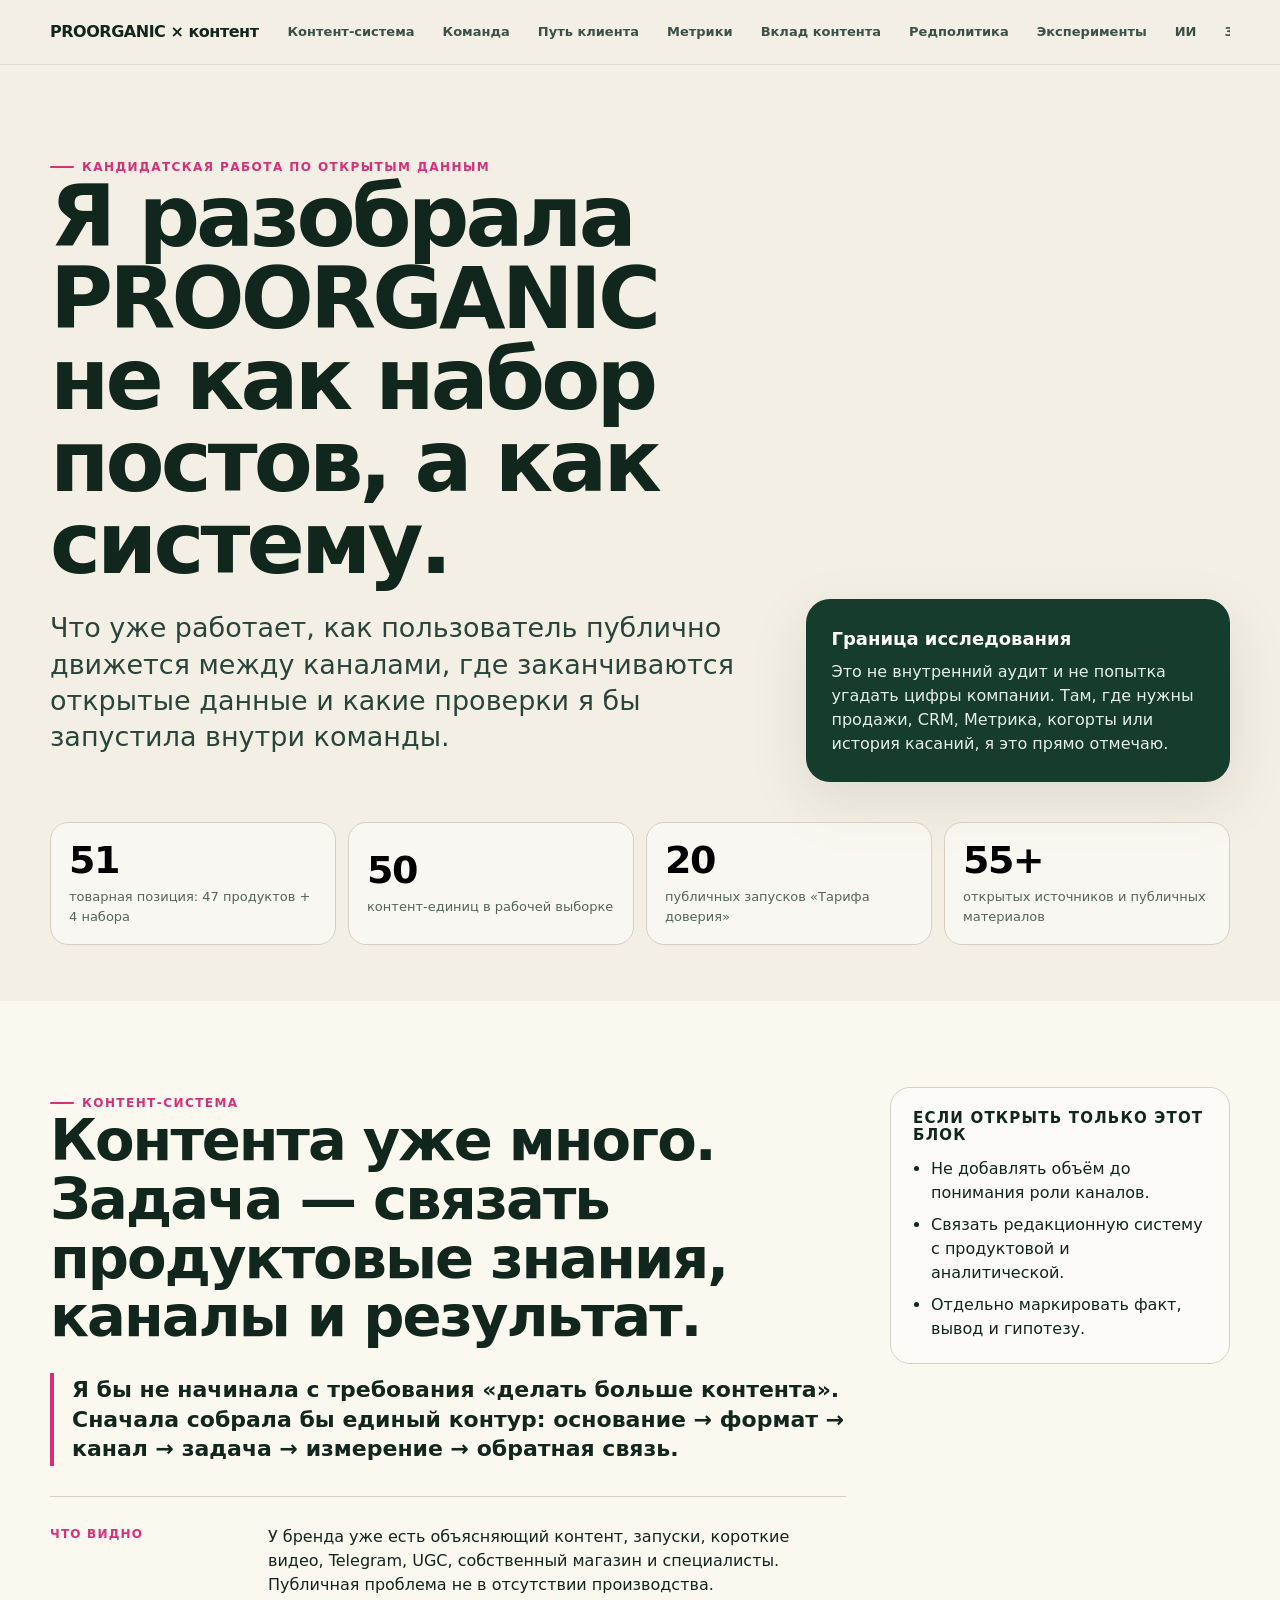
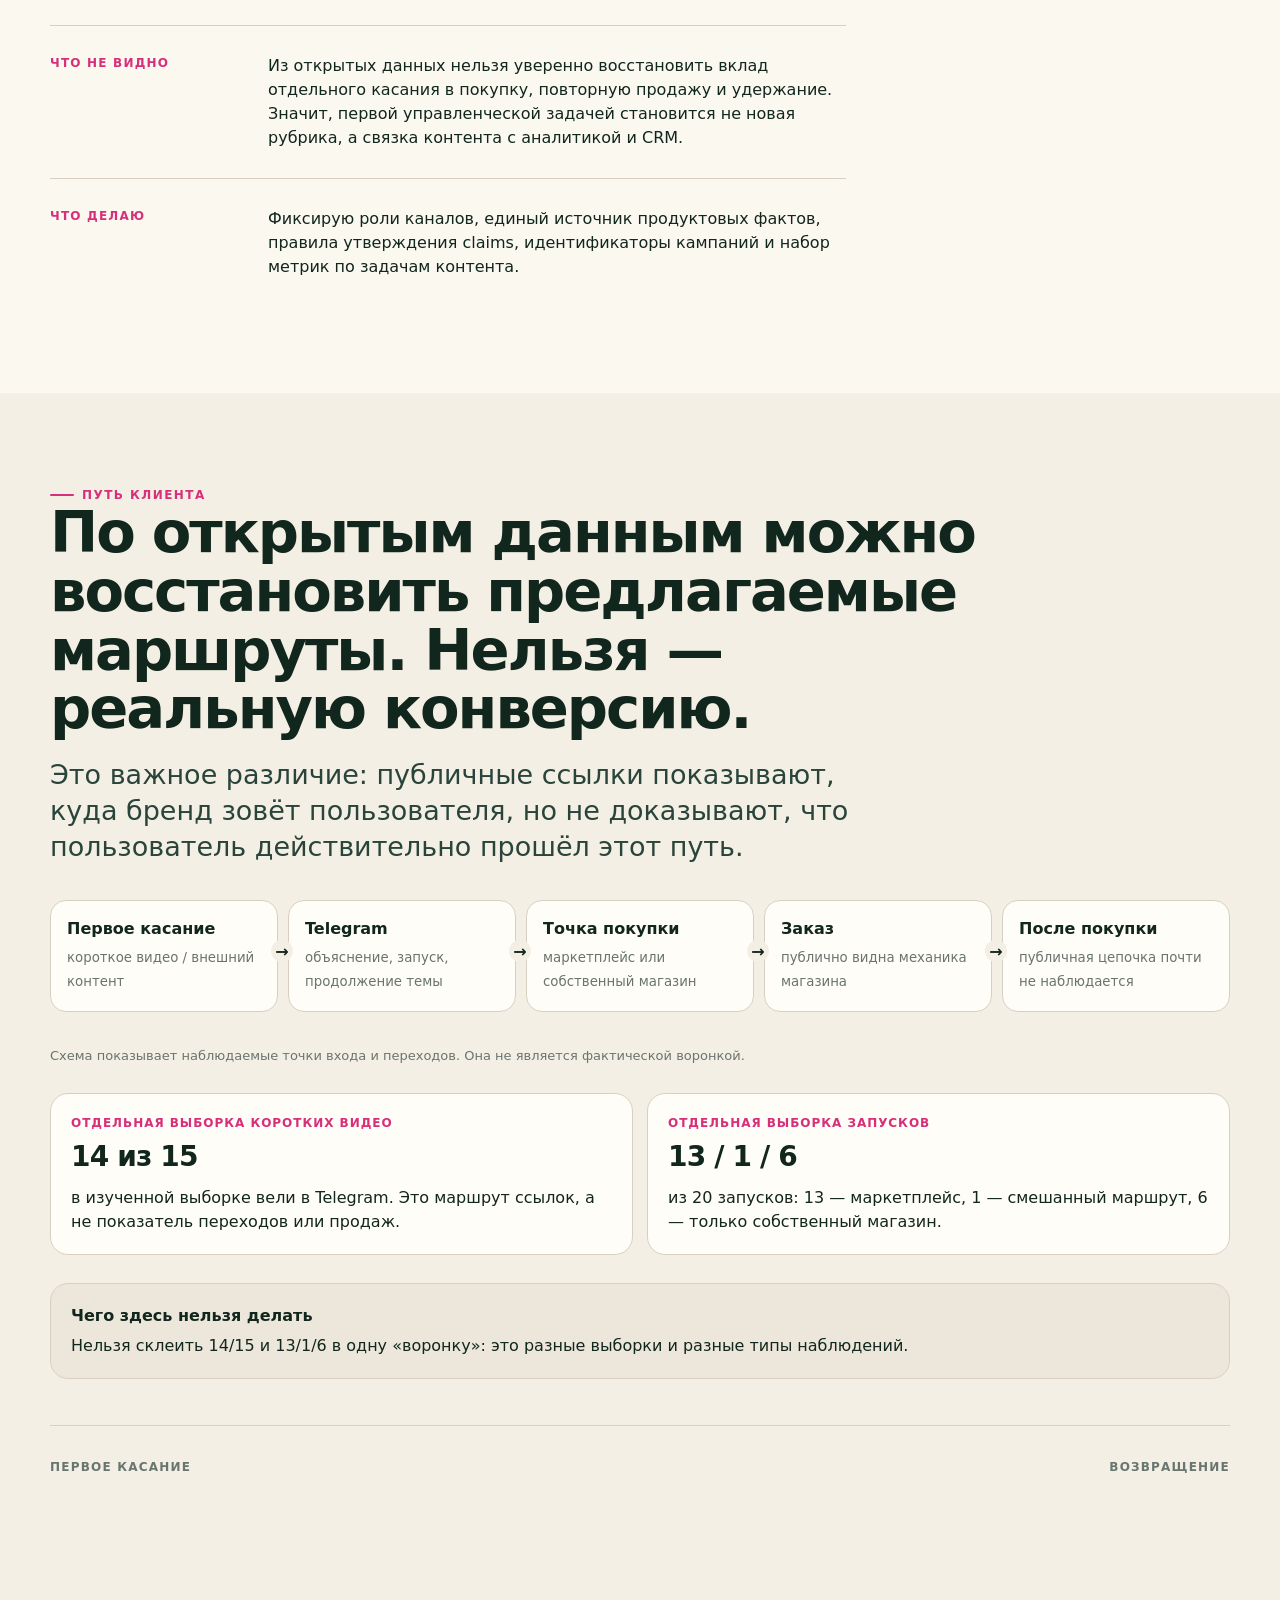
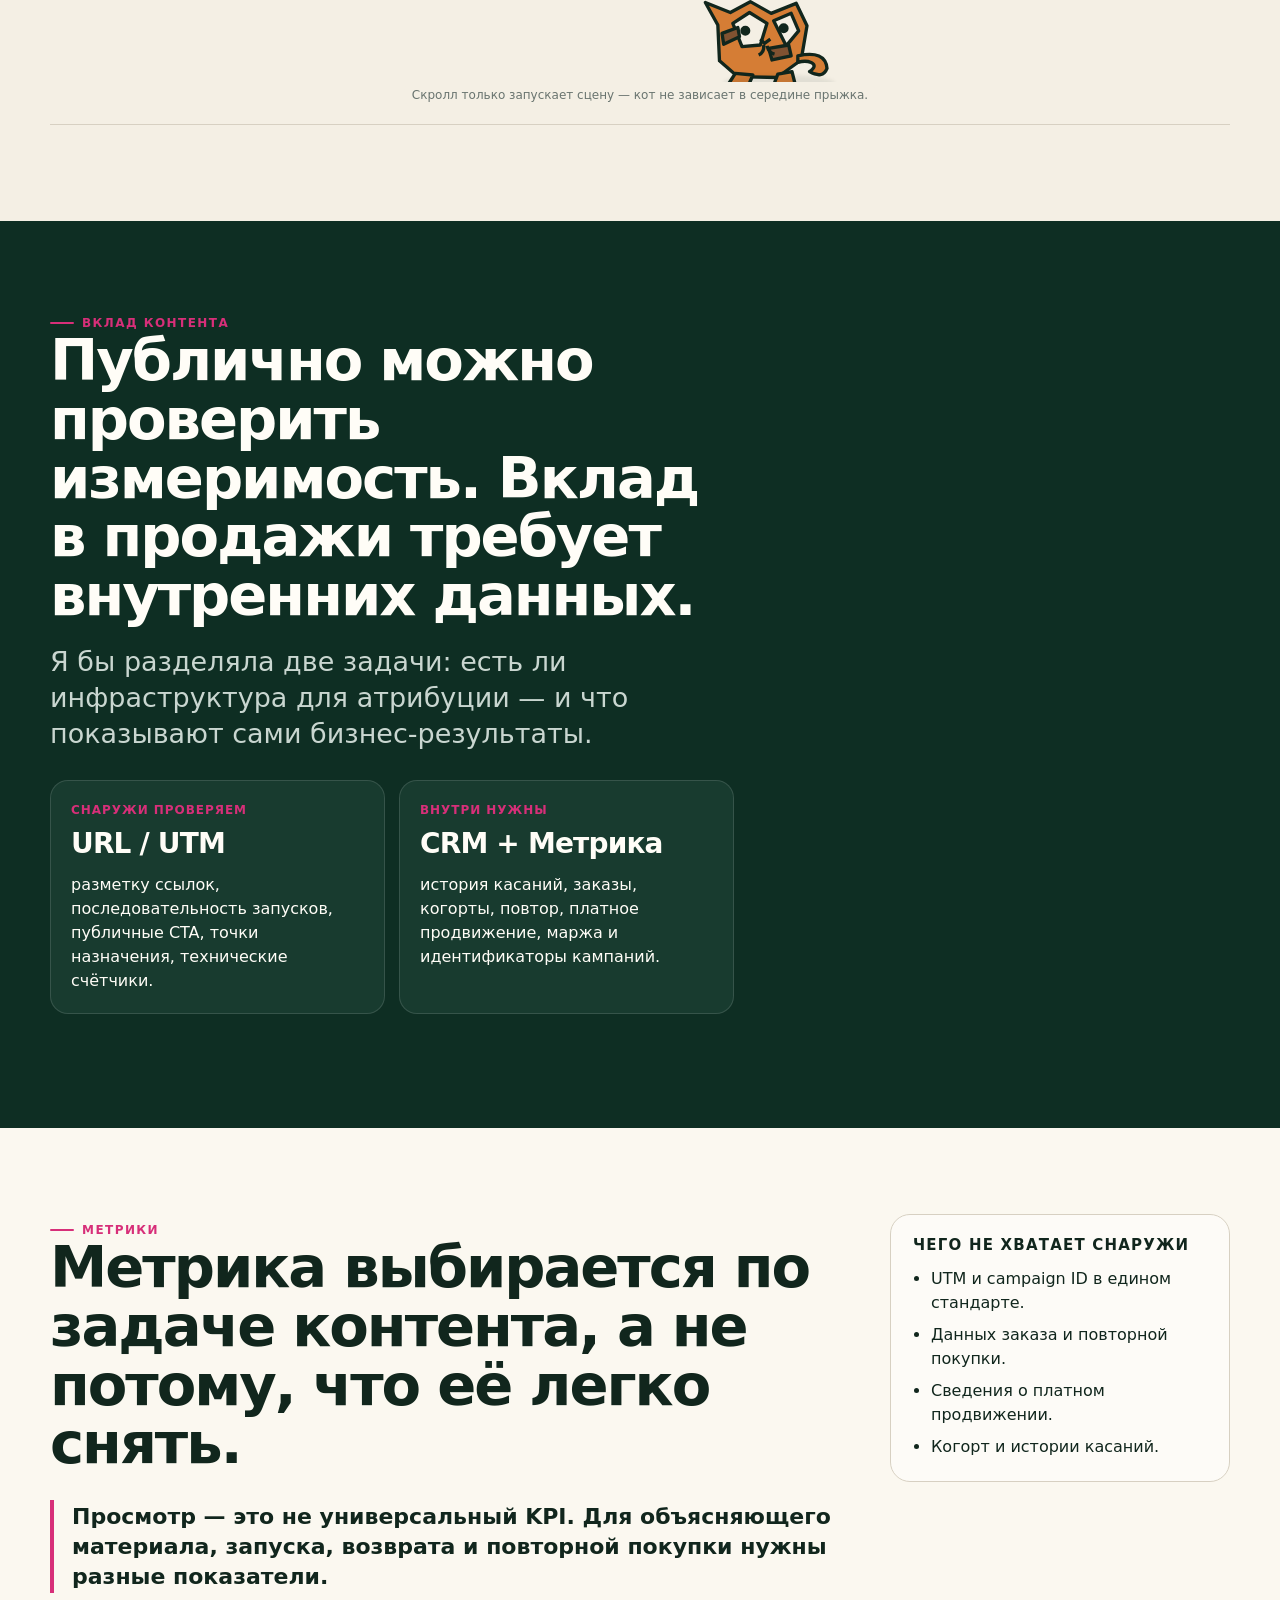
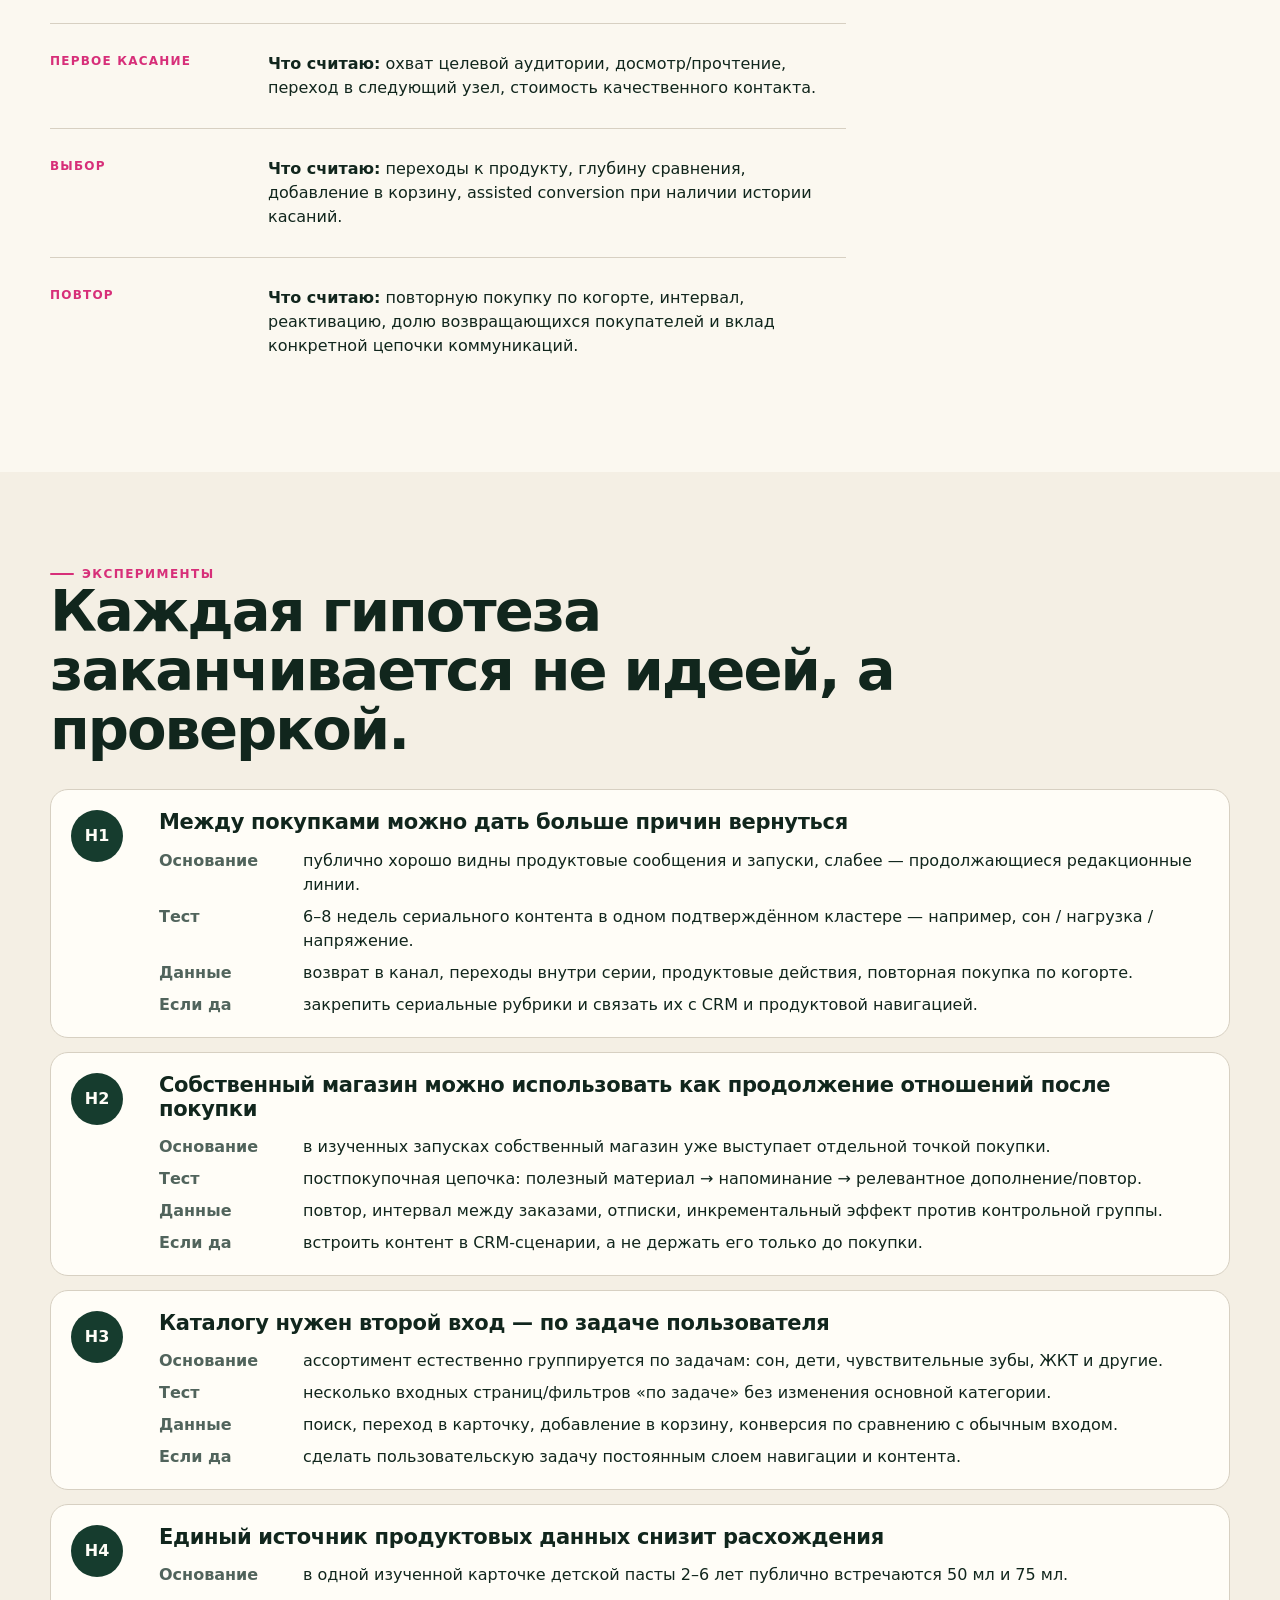
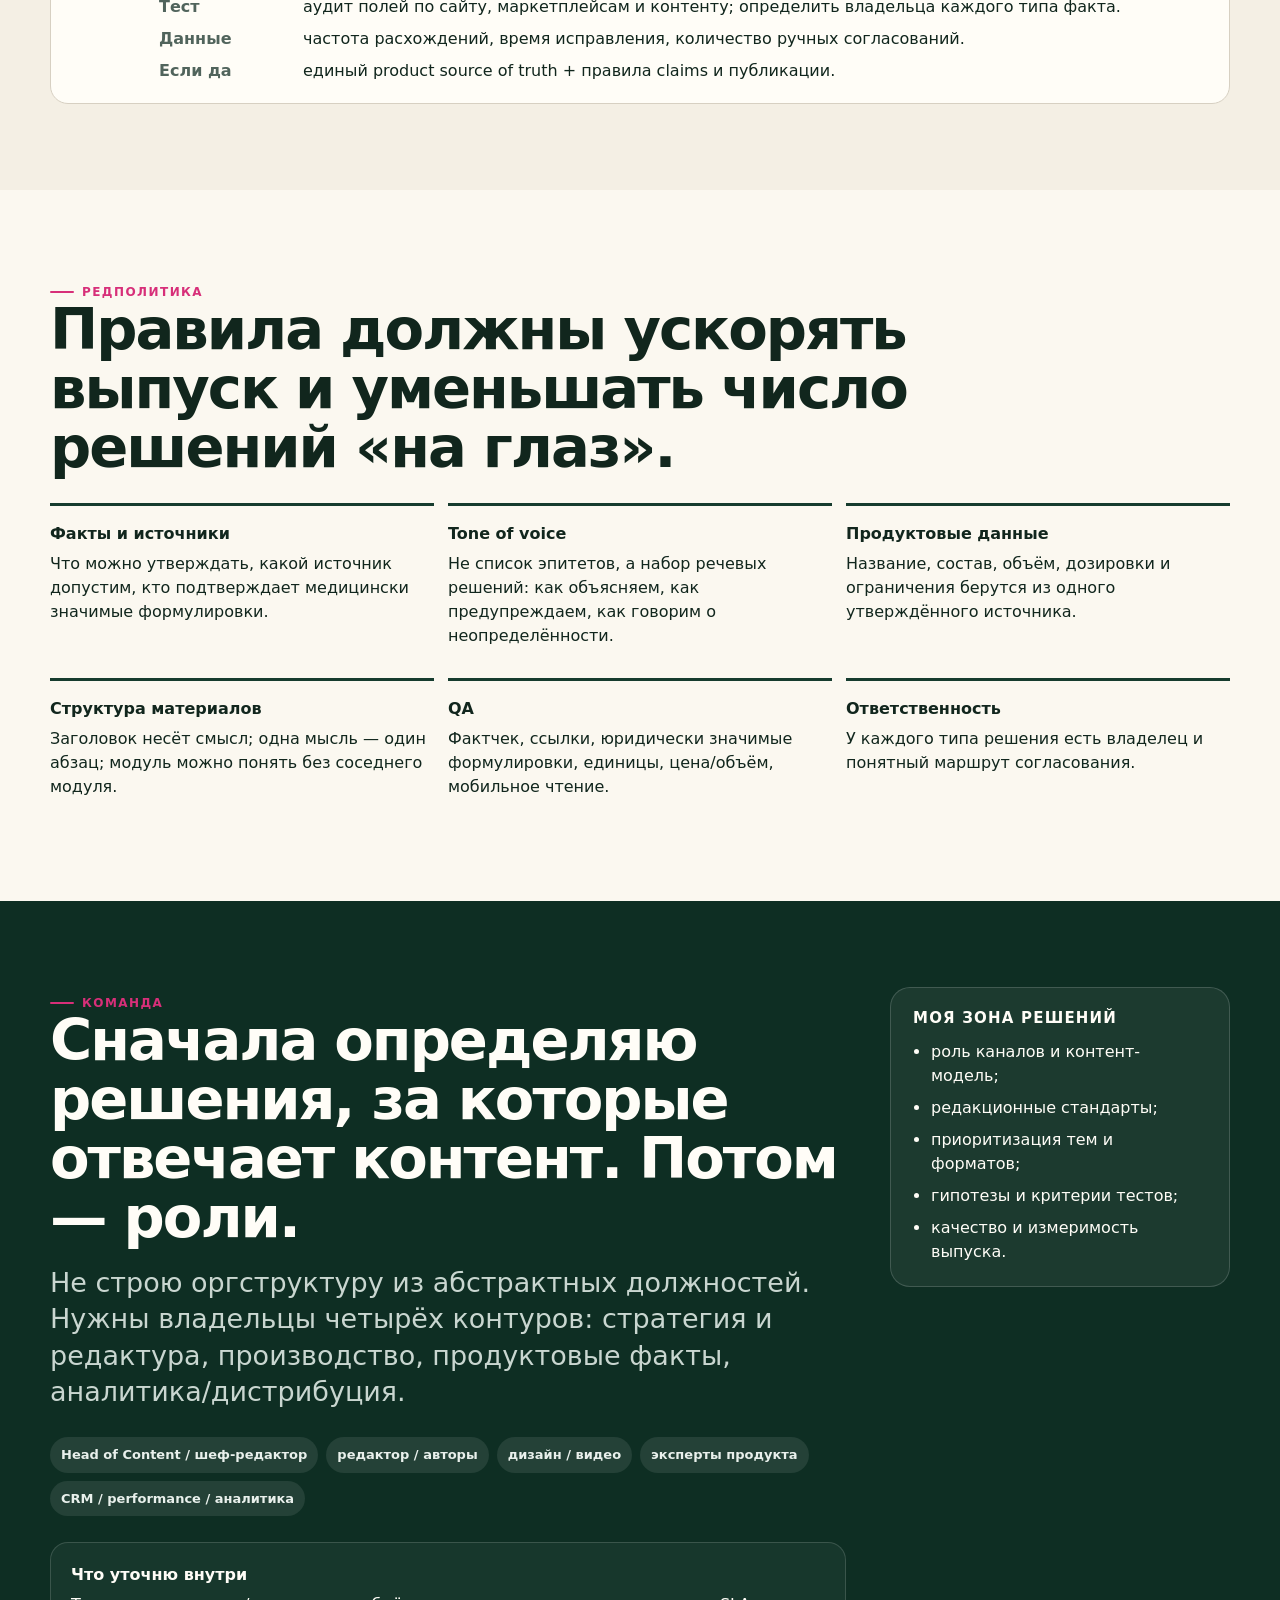
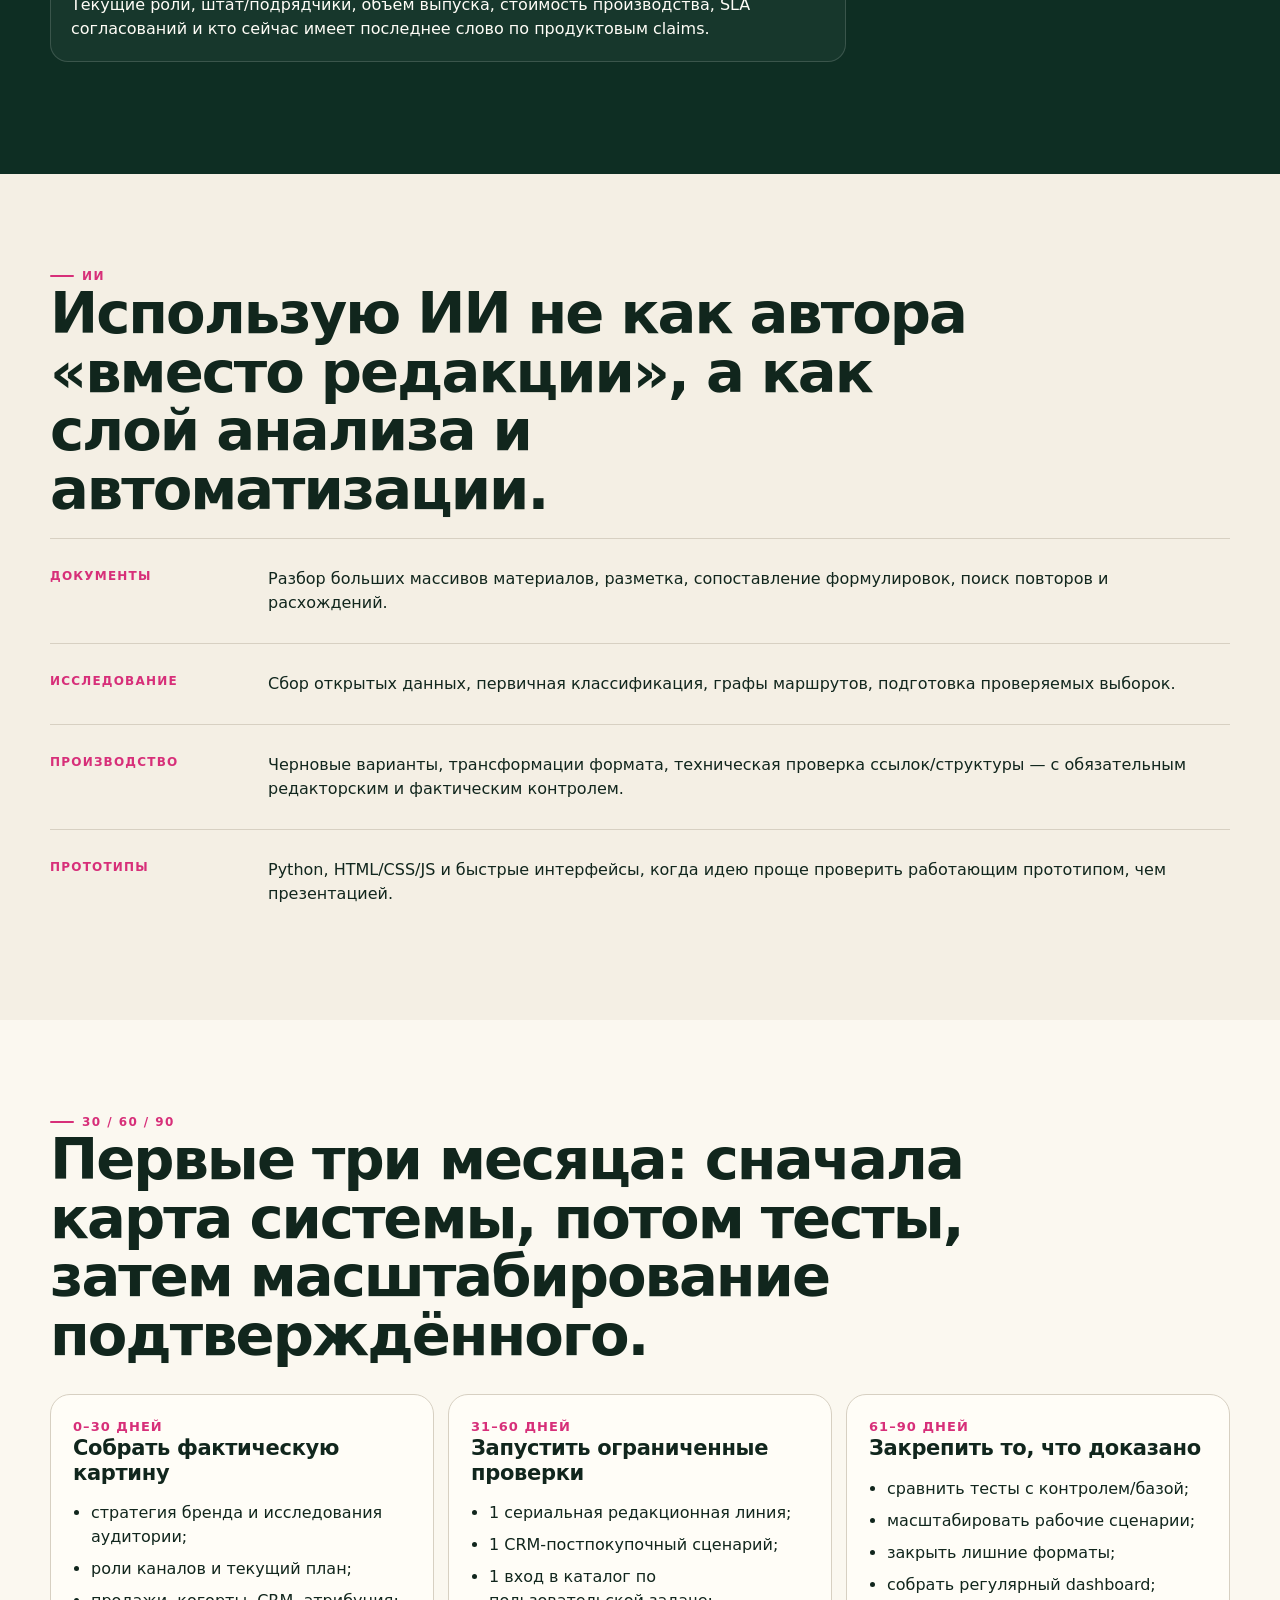
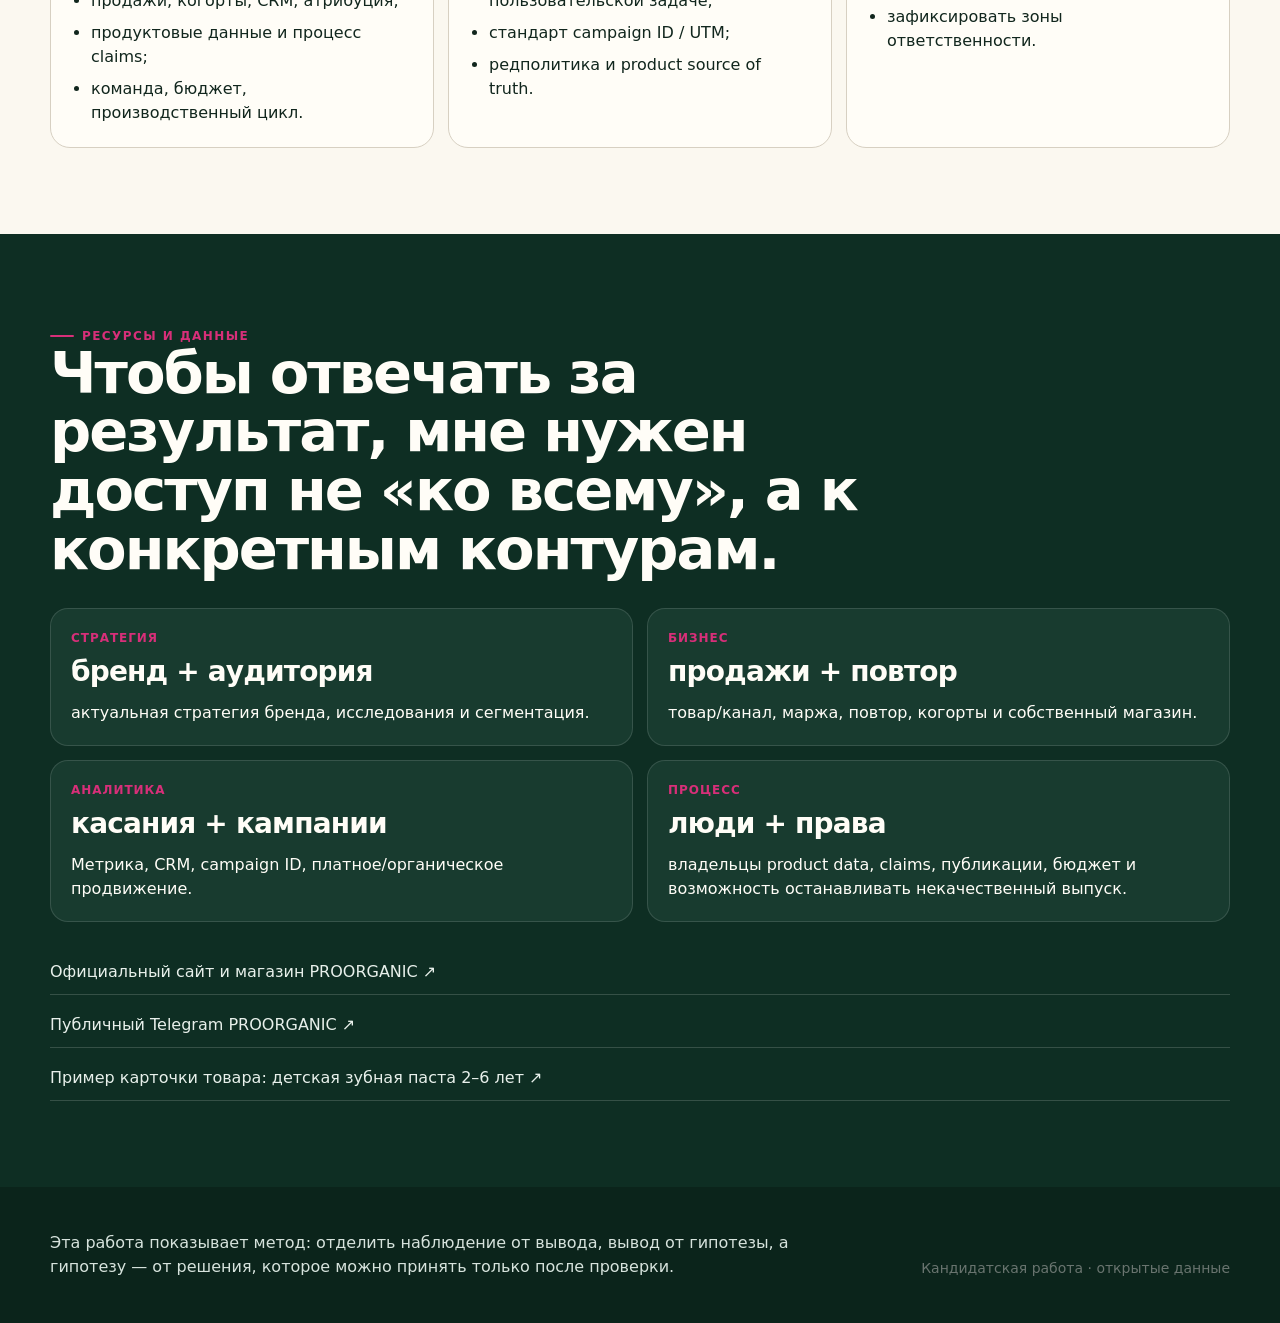
<file: PROORGANIC_prototype_v15.html>
<!doctype html>
<html lang="ru">
<head>
<meta charset="utf-8">
<meta name="viewport" content="width=device-width,initial-scale=1">
<meta name="color-scheme" content="light">
<title>PROORGANIC — исследование контент-системы</title>
<style>
:root{
  --ink:#11261d;
  --green:#163c2e;
  --green2:#0e2e23;
  --cream:#f4efe4;
  --paper:#fbf8f0;
  --line:#d7d0c2;
  --muted:#69746f;
  --pink:#d72f79;
  --yellow:#efd45d;
  --orange:#d57d35;
  --brown:#805231;
  --white:#fffdf7;
  --shadow:0 20px 60px rgba(17,38,29,.10);
  --radius:24px;
  --max:1180px;
}
*{box-sizing:border-box}
html{scroll-behavior:smooth}
body{
  margin:0;
  font-family:Inter,system-ui,-apple-system,BlinkMacSystemFont,"Segoe UI",sans-serif;
  background:var(--cream);
  color:var(--ink);
  line-height:1.5;
}
button,a{font:inherit}
a{color:inherit}
img,svg{display:block;max-width:100%}
.shell{width:min(var(--max),calc(100% - 40px));margin:auto}
.eyebrow{
  display:inline-flex;align-items:center;gap:8px;
  font-size:12px;font-weight:800;letter-spacing:.12em;text-transform:uppercase;
  color:var(--pink)
}
.eyebrow:before{content:"";width:24px;height:2px;background:currentColor;border-radius:99px}
h1,h2,h3,p{margin-top:0}
h1{
  font-size:clamp(42px,7vw,86px);
  line-height:.95;letter-spacing:-.045em;
  max-width:980px;margin-bottom:26px
}
h2{
  font-size:clamp(32px,4.5vw,58px);
  line-height:1.02;letter-spacing:-.035em;
  margin-bottom:18px;max-width:930px
}
h3{font-size:21px;line-height:1.15;letter-spacing:-.015em;margin-bottom:10px}
.lead{font-size:clamp(19px,2.2vw,27px);line-height:1.34;max-width:860px;color:#29443a}
.small{font-size:14px;color:var(--muted)}
.muted{color:var(--muted)}
.sep{height:1px;background:var(--line)}
.topbar{
  position:sticky;top:0;z-index:50;
  background:rgba(244,239,228,.92);
  backdrop-filter:blur(16px);
  border-bottom:1px solid rgba(17,38,29,.10)
}
.topbar-inner{display:flex;align-items:center;gap:18px;min-height:64px}
.brand{font-weight:900;letter-spacing:-.03em;white-space:nowrap}
.nav{
  display:flex;gap:6px;overflow-x:auto;scrollbar-width:none;
  padding:8px 0;flex:1
}
.nav::-webkit-scrollbar{display:none}
.nav a{
  text-decoration:none;white-space:nowrap;
  padding:9px 11px;border-radius:999px;
  color:#395148;font-size:13px;font-weight:700
}
.nav a:hover,.nav a.active{background:var(--green);color:var(--white)}
.hero{padding:86px 0 56px}
.hero-grid{display:grid;grid-template-columns:1.25fr .75fr;gap:48px;align-items:end}
.hero-note{
  background:var(--green);color:var(--white);
  padding:26px;border-radius:var(--radius);
  box-shadow:var(--shadow)
}
.hero-note p{margin:0;color:#e6eee8}
.hero-note strong{display:block;font-size:18px;margin-bottom:8px}
.stats{display:grid;grid-template-columns:repeat(4,1fr);gap:12px;margin-top:40px}
.stat{
  border:1px solid var(--line);background:rgba(255,255,255,.45);
  border-radius:18px;padding:18px;text-align:left;cursor:pointer;
  transition:.2s transform,.2s background,.2s border-color
}
.stat:hover{transform:translateY(-3px);background:var(--paper);border-color:#bdb4a4}
.stat b{display:block;font-size:38px;line-height:1;letter-spacing:-.04em}
.stat span{display:block;margin-top:8px;font-size:13px;color:#53645d}
.section{padding:86px 0}
.section.dark{background:var(--green2);color:var(--white)}
.section.dark .lead,.section.dark .small,.section.dark .muted{color:#c9d6d0}
.section.white{background:var(--paper)}
.answer-grid{
  display:grid;grid-template-columns:minmax(0,1fr) 340px;gap:44px;align-items:start
}
.answer-main{min-width:0}
.side-card{
  border:1px solid var(--line);background:rgba(255,255,255,.48);
  border-radius:20px;padding:22px;position:sticky;top:88px
}
.dark .side-card{border-color:rgba(255,255,255,.16);background:rgba(255,255,255,.06)}
.side-card h3{font-size:15px;text-transform:uppercase;letter-spacing:.08em}
.side-card ul{margin:12px 0 0;padding-left:18px}
.side-card li+li{margin-top:8px}
.thesis{
  border-left:4px solid var(--pink);padding:2px 0 2px 18px;
  font-size:22px;line-height:1.35;font-weight:750;max-width:880px;margin:26px 0 30px
}
.evidence{
  display:grid;grid-template-columns:repeat(2,minmax(0,1fr));gap:14px;margin:28px 0
}
.e-card{
  border:1px solid var(--line);background:var(--white);border-radius:18px;padding:20px
}
.dark .e-card{background:#183b2f;border-color:rgba(255,255,255,.13)}
.e-card .k{font-size:12px;color:var(--pink);font-weight:800;text-transform:uppercase;letter-spacing:.08em}
.e-card .v{font-size:28px;font-weight:900;letter-spacing:-.03em;margin:4px 0 8px}
.e-card p{margin:0}
.limit{
  background:#ede7db;border-radius:18px;padding:20px;margin:26px 0;
  border:1px solid #d7d0c2
}
.dark .limit{background:#17372c;border-color:rgba(255,255,255,.15)}
.limit strong{display:block;margin-bottom:6px}
.flow{
  display:grid;grid-template-columns:repeat(5,1fr);gap:10px;align-items:stretch;margin:34px 0
}
.node{
  min-height:112px;border:1px solid var(--line);background:var(--white);
  border-radius:16px;padding:16px;position:relative
}
.node strong{display:block;margin-bottom:4px}
.node small{color:var(--muted)}
.node:not(:last-child):after{
  content:"→";position:absolute;right:-16px;top:39px;z-index:2;
  width:22px;height:22px;border-radius:50%;
  display:grid;place-items:center;background:var(--cream);font-weight:900
}
.route-note{font-size:13px;color:var(--muted)}
.pill-row{display:flex;flex-wrap:wrap;gap:8px;margin:20px 0}
.pill{padding:8px 11px;border-radius:999px;background:#e7e0d2;font-size:13px;font-weight:700}
.dark .pill{background:rgba(255,255,255,.09);color:#e9f0ec}
.module{
  border-top:1px solid var(--line);padding:28px 0;
  display:grid;grid-template-columns:190px minmax(0,1fr);gap:28px
}
.module-label{font-size:12px;text-transform:uppercase;letter-spacing:.1em;color:var(--pink);font-weight:900}
.module p:last-child{margin-bottom:0}
.hypotheses{display:grid;gap:14px;margin-top:30px}
.hyp{
  display:grid;grid-template-columns:70px minmax(0,1fr);
  gap:18px;border:1px solid var(--line);border-radius:18px;background:var(--white);padding:20px
}
.hyp-num{
  width:52px;height:52px;border-radius:50%;background:var(--green);color:var(--white);
  display:grid;place-items:center;font-weight:900
}
.hyp dl{display:grid;grid-template-columns:130px 1fr;gap:8px 14px;margin:14px 0 0}
.hyp dt{font-weight:800;color:#51645c}
.hyp dd{margin:0}
.policy-grid{display:grid;grid-template-columns:repeat(3,1fr);gap:14px;margin-top:26px}
.policy{border-top:3px solid var(--green);padding:16px 0}
.policy strong{display:block;margin-bottom:6px}
.timeline{display:grid;grid-template-columns:repeat(3,1fr);gap:14px;margin-top:28px}
.phase{background:var(--white);border:1px solid var(--line);border-radius:20px;padding:22px}
.phase .day{color:var(--pink);font-weight:900;font-size:13px;letter-spacing:.08em;text-transform:uppercase}
.phase ul{padding-left:18px;margin-bottom:0}
.phase li+li{margin-top:8px}
.cat-scene{
  margin:46px 0 10px;
  min-height:300px;
  position:relative;
  overflow:visible;
  border-top:1px solid var(--line);
  border-bottom:1px solid var(--line);
  display:grid;grid-template-columns:1fr 1fr;align-items:end;
  padding:32px 0 26px
}
.cat-label{align-self:start;font-size:12px;font-weight:900;letter-spacing:.1em;text-transform:uppercase;color:#68766f}
.cat-label.right{text-align:right}
.cat-track{
  position:absolute;left:0;right:0;bottom:36px;height:190px;pointer-events:none;overflow:visible
}
.cat{
  width:150px;position:absolute;left:4%;bottom:0;
  transform-origin:50% 100%;
  will-change:transform;
}
.cat.is-jumping{
  animation:catJump 1.12s cubic-bezier(.22,.72,.28,1) forwards;
}
.cat-shadow{
  position:absolute;left:7%;bottom:-4px;width:112px;height:17px;
  background:rgba(17,38,29,.15);border-radius:50%;filter:blur(2px);
}
.cat.is-jumping + .cat-shadow{animation:shadowJump 1.12s ease forwards}
@keyframes catJump{
  0%{transform:translate(0,0) rotate(0) scale(1)}
  10%{transform:translate(18px,6px) rotate(-2deg) scale(1.05,.91)}
  38%{transform:translate(190px,-108px) rotate(-5deg) scale(.98,1.03)}
  58%{transform:translate(340px,-138px) rotate(3deg) scale(1)}
  84%{transform:translate(520px,-38px) rotate(2deg) scale(1.01,.99)}
  94%{transform:translate(570px,5px) rotate(0) scale(1.07,.91)}
  100%{transform:translate(590px,0) rotate(0) scale(1)}
}
@keyframes shadowJump{
  0%{transform:translateX(0) scaleX(1);opacity:.55}
  48%{transform:translateX(330px) scaleX(.42);opacity:.18}
  100%{transform:translateX(590px) scaleX(1);opacity:.55}
}
.cat-tip{
  position:absolute;left:50%;transform:translateX(-50%);bottom:16px;
  font-size:12px;color:var(--muted);background:var(--cream);padding:4px 9px;border-radius:999px
}
.boundary-grid{display:grid;grid-template-columns:1.2fr .8fr;gap:40px;align-items:center}
.figure-wrap{max-width:360px;justify-self:end}
.source-list{display:grid;gap:8px;margin-top:18px}
.source-list a{
  text-decoration:none;border-bottom:1px solid rgba(255,255,255,.16);
  padding:10px 0;color:#e8f0eb
}
.source-list a:hover{color:var(--yellow)}
.footer{padding:44px 0;background:#0b241b;color:#d7e3dd}
.footer-grid{display:flex;justify-content:space-between;gap:28px;align-items:flex-end}
.footer p{margin:0;max-width:760px}
.drawer{
  position:fixed;inset:0;z-index:80;display:none;
}
.drawer.open{display:block}
.drawer-backdrop{position:absolute;inset:0;background:rgba(3,15,10,.58);backdrop-filter:blur(3px)}
.drawer-panel{
  position:absolute;right:0;top:0;bottom:0;width:min(540px,92vw);
  background:var(--paper);padding:28px;overflow:auto;box-shadow:-20px 0 60px rgba(0,0,0,.18)
}
.drawer-close{
  border:0;background:#e8e0d3;border-radius:999px;width:40px;height:40px;
  cursor:pointer;float:right;font-size:20px
}
.drawer h2{font-size:36px;margin-top:48px}
.drawer ul{padding-left:20px}
.drawer li+li{margin-top:8px}
.drawer a{color:#235f45}
.reveal{opacity:0;transform:translateY(18px);transition:.55s ease}
.reveal.visible{opacity:1;transform:none}
@media(max-width:900px){
  .hero-grid,.answer-grid,.boundary-grid{grid-template-columns:1fr}
  .side-card{position:static}
  .stats{grid-template-columns:repeat(2,1fr)}
  .flow{grid-template-columns:1fr}
  .node:not(:last-child):after{content:"↓";right:auto;left:50%;top:auto;bottom:-17px}
  .policy-grid,.timeline{grid-template-columns:1fr}
  .figure-wrap{justify-self:start}
  .module{grid-template-columns:1fr;gap:8px}
  .hyp dl{grid-template-columns:1fr}
  .cat-scene{min-height:240px}
  .cat-track{height:150px;bottom:34px}
  .cat{width:118px;left:3%}
  @keyframes catJump{
    0%{transform:translate(0,0) rotate(0) scale(1)}
    10%{transform:translate(8px,4px) rotate(-2deg) scale(1.05,.92)}
    40%{transform:translate(72px,-70px) rotate(-5deg)}
    60%{transform:translate(132px,-86px) rotate(3deg)}
    86%{transform:translate(205px,-20px) rotate(2deg)}
    95%{transform:translate(226px,4px) scale(1.06,.92)}
    100%{transform:translate(236px,0) rotate(0) scale(1)}
  }
  @keyframes shadowJump{
    0%{transform:translateX(0) scaleX(1);opacity:.55}
    50%{transform:translateX(130px) scaleX(.5);opacity:.16}
    100%{transform:translateX(236px) scaleX(1);opacity:.55}
  }
}
@media(max-width:620px){
  .shell{width:min(100% - 28px,var(--max))}
  .topbar-inner{gap:10px}
  .brand{font-size:14px}
  .nav a{font-size:12px;padding:8px 9px}
  .hero{padding-top:58px}
  .stats{grid-template-columns:1fr 1fr}
  .stat b{font-size:31px}
  .evidence{grid-template-columns:1fr}
  .hyp{grid-template-columns:1fr}
  .cat-label.right{padding-left:20px}
  .cat-tip{display:none}
}
@media(prefers-reduced-motion:reduce){
  html{scroll-behavior:auto}
  .reveal{opacity:1;transform:none;transition:none}
  .cat.is-jumping{animation:none;transform:translate(590px,0)}
  .cat.is-jumping + .cat-shadow{animation:none;transform:translateX(590px)}
}
</style>
</head>
<body>

<header class="topbar">
  <div class="shell topbar-inner">
    <div class="brand">PROORGANIC × контент</div>
    <nav class="nav" aria-label="Разделы">
      <a href="#system">Контент-система</a>
      <a href="#team">Команда</a>
      <a href="#journey">Путь клиента</a>
      <a href="#metrics">Метрики</a>
      <a href="#contribution">Вклад контента</a>
      <a href="#policy">Редполитика</a>
      <a href="#experiments">Эксперименты</a>
      <a href="#ai">ИИ</a>
      <a href="#days90">30 / 60 / 90</a>
      <a href="#resources">Ресурсы</a>
    </nav>
  </div>
</header>

<main>
<section class="hero">
  <div class="shell">
    <div class="hero-grid">
      <div>
        <span class="eyebrow">Кандидатская работа по открытым данным</span>
        <h1>Я разобрала PROORGANIC не как набор постов, а как систему.</h1>
        <p class="lead">Что уже работает, как пользователь публично движется между каналами, где заканчиваются открытые данные и какие проверки я бы запустила внутри команды.</p>
      </div>
      <aside class="hero-note">
        <strong>Граница исследования</strong>
        <p>Это не внутренний аудит и не попытка угадать цифры компании. Там, где нужны продажи, CRM, Метрика, когорты или история касаний, я это прямо отмечаю.</p>
      </aside>
    </div>

    <div class="stats" aria-label="Объём исследования">
      <button class="stat" data-drawer="assortment"><b>51</b><span>товарная позиция: 47 продуктов + 4 набора</span></button>
      <button class="stat" data-drawer="content"><b>50</b><span>контент-единиц в рабочей выборке</span></button>
      <button class="stat" data-drawer="launches"><b>20</b><span>публичных запусков «Тарифа доверия»</span></button>
      <button class="stat" data-drawer="sources"><b>55+</b><span>открытых источников и публичных материалов</span></button>
    </div>
  </div>
</section>

<section class="section white" id="system">
  <div class="shell answer-grid">
    <div class="answer-main reveal">
      <span class="eyebrow">Контент-система</span>
      <h2>Контента уже много. Задача — связать продуктовые знания, каналы и результат.</h2>
      <p class="thesis">Я бы не начинала с требования «делать больше контента». Сначала собрала бы единый контур: основание → формат → канал → задача → измерение → обратная связь.</p>

      <div class="module">
        <div class="module-label">Что видно</div>
        <div><p>У бренда уже есть объясняющий контент, запуски, короткие видео, Telegram, UGC, собственный магазин и специалисты. Публичная проблема не в отсутствии производства.</p></div>
      </div>
      <div class="module">
        <div class="module-label">Что не видно</div>
        <div><p>Из открытых данных нельзя уверенно восстановить вклад отдельного касания в покупку, повторную продажу и удержание. Значит, первой управленческой задачей становится не новая рубрика, а связка контента с аналитикой и CRM.</p></div>
      </div>
      <div class="module">
        <div class="module-label">Что делаю</div>
        <div><p>Фиксирую роли каналов, единый источник продуктовых фактов, правила утверждения claims, идентификаторы кампаний и набор метрик по задачам контента.</p></div>
      </div>
    </div>

    <aside class="side-card reveal">
      <h3>Если открыть только этот блок</h3>
      <ul>
        <li>Не добавлять объём до понимания роли каналов.</li>
        <li>Связать редакционную систему с продуктовой и аналитической.</li>
        <li>Отдельно маркировать факт, вывод и гипотезу.</li>
      </ul>
    </aside>
  </div>
</section>

<section class="section" id="journey">
  <div class="shell reveal">
    <span class="eyebrow">Путь клиента</span>
    <h2>По открытым данным можно восстановить предлагаемые маршруты. Нельзя — реальную конверсию.</h2>
    <p class="lead">Это важное различие: публичные ссылки показывают, куда бренд зовёт пользователя, но не доказывают, что пользователь действительно прошёл этот путь.</p>

    <div class="flow" aria-label="Наблюдаемый публичный маршрут">
      <div class="node"><strong>Первое касание</strong><small>короткое видео / внешний контент</small></div>
      <div class="node"><strong>Telegram</strong><small>объяснение, запуск, продолжение темы</small></div>
      <div class="node"><strong>Точка покупки</strong><small>маркетплейс или собственный магазин</small></div>
      <div class="node"><strong>Заказ</strong><small>публично видна механика магазина</small></div>
      <div class="node"><strong>После покупки</strong><small>публичная цепочка почти не наблюдается</small></div>
    </div>
    <p class="route-note">Схема показывает наблюдаемые точки входа и переходов. Она не является фактической воронкой.</p>

    <div class="evidence">
      <div class="e-card">
        <div class="k">Отдельная выборка коротких видео</div>
        <div class="v">14 из 15</div>
        <p>в изученной выборке вели в Telegram. Это маршрут ссылок, а не показатель переходов или продаж.</p>
      </div>
      <div class="e-card">
        <div class="k">Отдельная выборка запусков</div>
        <div class="v">13 / 1 / 6</div>
        <p>из 20 запусков: 13 — маркетплейс, 1 — смешанный маршрут, 6 — только собственный магазин.</p>
      </div>
    </div>

    <div class="limit">
      <strong>Чего здесь нельзя делать</strong>
      Нельзя склеить 14/15 и 13/1/6 в одну «воронку»: это разные выборки и разные типы наблюдений.
    </div>

    <div class="cat-scene" id="cat-scene" aria-label="Переход от первого касания к возвращению">
      <div class="cat-label">Первое касание</div>
      <div class="cat-label right">Возвращение</div>
      <div class="cat-track">
        <svg class="cat" id="cat" viewBox="0 0 180 130" role="img" aria-label="Геометрический кот">
          <g stroke="#11261d" stroke-width="4" stroke-linejoin="round">
            <path fill="#d57d35" d="M37 54 L22 27 L52 39 L76 26 L101 40 L131 28 L144 55 L137 96 L108 117 L61 116 L39 97 Z"/>
            <path fill="#f4efe4" d="M55 52 L75 39 L96 52 L88 78 L66 80 Z"/>
            <path fill="#f4efe4" d="M104 49 L125 40 L134 61 L119 79 Z"/>
            <path fill="#805231" d="M42 64 L61 57 L63 68 L44 77 Z"/>
            <path fill="#805231" d="M98 82 L122 78 L125 91 L102 96 Z"/>
            <circle fill="#11261d" cx="70" cy="61" r="4"/>
            <circle fill="#11261d" cx="116" cy="58" r="4"/>
            <path fill="none" d="M88 71 L93 76 L100 71"/>
            <path fill="none" d="M92 78 Q93 87 86 90 M96 79 Q98 87 105 89"/>
            <path fill="#d57d35" d="M133 91 Q166 84 168 106 Q163 119 147 110 Q157 103 149 99 Q142 96 133 99 Z"/>
            <path fill="#d57d35" d="M58 112 L49 126 L74 126 L79 114 Z"/>
            <path fill="#d57d35" d="M109 113 L104 126 L130 126 L126 110 Z"/>
          </g>
        </svg>
        <div class="cat-shadow"></div>
      </div>
      <div class="cat-tip">Скролл только запускает сцену — кот не зависает в середине прыжка.</div>
    </div>
  </div>
</section>

<section class="section dark" id="contribution">
  <div class="shell boundary-grid">
    <div class="reveal">
      <span class="eyebrow">Вклад контента</span>
      <h2>Публично можно проверить измеримость. Вклад в продажи требует внутренних данных.</h2>
      <p class="lead">Я бы разделяла две задачи: есть ли инфраструктура для атрибуции — и что показывают сами бизнес-результаты.</p>
      <div class="evidence">
        <div class="e-card">
          <div class="k">Снаружи проверяем</div>
          <div class="v">URL / UTM</div>
          <p>разметку ссылок, последовательность запусков, публичные CTA, точки назначения, технические счётчики.</p>
        </div>
        <div class="e-card">
          <div class="k">Внутри нужны</div>
          <div class="v">CRM + Метрика</div>
          <p>история касаний, заказы, когорты, повтор, платное продвижение, маржа и идентификаторы кампаний.</p>
        </div>
      </div>
    </div>

    <div class="figure-wrap reveal" aria-hidden="true">
      <svg viewBox="0 0 320 410">
        <rect width="320" height="410" rx="36" fill="#17372c"/>
        <circle cx="155" cy="95" r="56" fill="#0a1712"/>
        <path d="M93 160 L213 152 L248 318 L75 323 Z" fill="#0a1712"/>
        <path d="M95 160 L40 251 L75 270 L127 187 Z" fill="#0a1712"/>
        <path d="M209 159 L274 244 L244 270 L183 190 Z" fill="#0a1712"/>
        <circle cx="248" cy="92" r="34" fill="#efd45d"/>
        <path d="M247 121 L247 181" stroke="#efd45d" stroke-width="10" stroke-linecap="round"/>
        <path d="M225 181 L269 181" stroke="#efd45d" stroke-width="10" stroke-linecap="round"/>
        <path d="M236 85 Q248 73 260 85" fill="none" stroke="#0a1712" stroke-width="5"/>
      </svg>
    </div>
  </div>
</section>

<section class="section white" id="metrics">
  <div class="shell answer-grid">
    <div class="answer-main reveal">
      <span class="eyebrow">Метрики</span>
      <h2>Метрика выбирается по задаче контента, а не потому, что её легко снять.</h2>
      <p class="thesis">Просмотр — это не универсальный KPI. Для объясняющего материала, запуска, возврата и повторной покупки нужны разные показатели.</p>

      <div class="module">
        <div class="module-label">Первое касание</div>
        <div><strong>Что считаю:</strong> охват целевой аудитории, досмотр/прочтение, переход в следующий узел, стоимость качественного контакта.</div>
      </div>
      <div class="module">
        <div class="module-label">Выбор</div>
        <div><strong>Что считаю:</strong> переходы к продукту, глубину сравнения, добавление в корзину, assisted conversion при наличии истории касаний.</div>
      </div>
      <div class="module">
        <div class="module-label">Повтор</div>
        <div><strong>Что считаю:</strong> повторную покупку по когорте, интервал, реактивацию, долю возвращающихся покупателей и вклад конкретной цепочки коммуникаций.</div>
      </div>
    </div>

    <aside class="side-card reveal">
      <h3>Чего не хватает снаружи</h3>
      <ul>
        <li>UTM и campaign ID в едином стандарте.</li>
        <li>Данных заказа и повторной покупки.</li>
        <li>Сведения о платном продвижении.</li>
        <li>Когорт и истории касаний.</li>
      </ul>
    </aside>
  </div>
</section>

<section class="section" id="experiments">
  <div class="shell reveal">
    <span class="eyebrow">Эксперименты</span>
    <h2>Каждая гипотеза заканчивается не идеей, а проверкой.</h2>

    <div class="hypotheses">
      <article class="hyp">
        <div class="hyp-num">H1</div>
        <div>
          <h3>Между покупками можно дать больше причин вернуться</h3>
          <dl>
            <dt>Основание</dt><dd>публично хорошо видны продуктовые сообщения и запуски, слабее — продолжающиеся редакционные линии.</dd>
            <dt>Тест</dt><dd>6–8 недель сериального контента в одном подтверждённом кластере — например, сон / нагрузка / напряжение.</dd>
            <dt>Данные</dt><dd>возврат в канал, переходы внутри серии, продуктовые действия, повторная покупка по когорте.</dd>
            <dt>Если да</dt><dd>закрепить сериальные рубрики и связать их с CRM и продуктовой навигацией.</dd>
          </dl>
        </div>
      </article>

      <article class="hyp">
        <div class="hyp-num">H2</div>
        <div>
          <h3>Собственный магазин можно использовать как продолжение отношений после покупки</h3>
          <dl>
            <dt>Основание</dt><dd>в изученных запусках собственный магазин уже выступает отдельной точкой покупки.</dd>
            <dt>Тест</dt><dd>постпокупочная цепочка: полезный материал → напоминание → релевантное дополнение/повтор.</dd>
            <dt>Данные</dt><dd>повтор, интервал между заказами, отписки, инкрементальный эффект против контрольной группы.</dd>
            <dt>Если да</dt><dd>встроить контент в CRM-сценарии, а не держать его только до покупки.</dd>
          </dl>
        </div>
      </article>

      <article class="hyp">
        <div class="hyp-num">H3</div>
        <div>
          <h3>Каталогу нужен второй вход — по задаче пользователя</h3>
          <dl>
            <dt>Основание</dt><dd>ассортимент естественно группируется по задачам: сон, дети, чувствительные зубы, ЖКТ и другие.</dd>
            <dt>Тест</dt><dd>несколько входных страниц/фильтров «по задаче» без изменения основной категории.</dd>
            <dt>Данные</dt><dd>поиск, переход в карточку, добавление в корзину, конверсия по сравнению с обычным входом.</dd>
            <dt>Если да</dt><dd>сделать пользовательскую задачу постоянным слоем навигации и контента.</dd>
          </dl>
        </div>
      </article>

      <article class="hyp">
        <div class="hyp-num">H4</div>
        <div>
          <h3>Единый источник продуктовых данных снизит расхождения</h3>
          <dl>
            <dt>Основание</dt><dd>в одной изученной карточке детской пасты 2–6 лет публично встречаются 50 мл и 75 мл.</dd>
            <dt>Тест</dt><dd>аудит полей по сайту, маркетплейсам и контенту; определить владельца каждого типа факта.</dd>
            <dt>Данные</dt><dd>частота расхождений, время исправления, количество ручных согласований.</dd>
            <dt>Если да</dt><dd>единый product source of truth + правила claims и публикации.</dd>
          </dl>
        </div>
      </article>
    </div>
  </div>
</section>

<section class="section white" id="policy">
  <div class="shell reveal">
    <span class="eyebrow">Редполитика</span>
    <h2>Правила должны ускорять выпуск и уменьшать число решений «на глаз».</h2>
    <div class="policy-grid">
      <div class="policy"><strong>Факты и источники</strong><span>Что можно утверждать, какой источник допустим, кто подтверждает медицински значимые формулировки.</span></div>
      <div class="policy"><strong>Tone of voice</strong><span>Не список эпитетов, а набор речевых решений: как объясняем, как предупреждаем, как говорим о неопределённости.</span></div>
      <div class="policy"><strong>Продуктовые данные</strong><span>Название, состав, объём, дозировки и ограничения берутся из одного утверждённого источника.</span></div>
      <div class="policy"><strong>Структура материалов</strong><span>Заголовок несёт смысл; одна мысль — один абзац; модуль можно понять без соседнего модуля.</span></div>
      <div class="policy"><strong>QA</strong><span>Фактчек, ссылки, юридически значимые формулировки, единицы, цена/объём, мобильное чтение.</span></div>
      <div class="policy"><strong>Ответственность</strong><span>У каждого типа решения есть владелец и понятный маршрут согласования.</span></div>
    </div>
  </div>
</section>

<section class="section dark" id="team">
  <div class="shell answer-grid">
    <div class="answer-main reveal">
      <span class="eyebrow">Команда</span>
      <h2>Сначала определяю решения, за которые отвечает контент. Потом — роли.</h2>
      <p class="lead">Не строю оргструктуру из абстрактных должностей. Нужны владельцы четырёх контуров: стратегия и редактура, производство, продуктовые факты, аналитика/дистрибуция.</p>
      <div class="pill-row">
        <span class="pill">Head of Content / шеф-редактор</span>
        <span class="pill">редактор / авторы</span>
        <span class="pill">дизайн / видео</span>
        <span class="pill">эксперты продукта</span>
        <span class="pill">CRM / performance / аналитика</span>
      </div>
      <div class="limit">
        <strong>Что уточню внутри</strong>
        Текущие роли, штат/подрядчики, объём выпуска, стоимость производства, SLA согласований и кто сейчас имеет последнее слово по продуктовым claims.
      </div>
    </div>
    <aside class="side-card reveal">
      <h3>Моя зона решений</h3>
      <ul>
        <li>роль каналов и контент-модель;</li>
        <li>редакционные стандарты;</li>
        <li>приоритизация тем и форматов;</li>
        <li>гипотезы и критерии тестов;</li>
        <li>качество и измеримость выпуска.</li>
      </ul>
    </aside>
  </div>
</section>

<section class="section" id="ai">
  <div class="shell reveal">
    <span class="eyebrow">ИИ</span>
    <h2>Использую ИИ не как автора «вместо редакции», а как слой анализа и автоматизации.</h2>
    <div class="module">
      <div class="module-label">Документы</div>
      <div>Разбор больших массивов материалов, разметка, сопоставление формулировок, поиск повторов и расхождений.</div>
    </div>
    <div class="module">
      <div class="module-label">Исследование</div>
      <div>Сбор открытых данных, первичная классификация, графы маршрутов, подготовка проверяемых выборок.</div>
    </div>
    <div class="module">
      <div class="module-label">Производство</div>
      <div>Черновые варианты, трансформации формата, техническая проверка ссылок/структуры — с обязательным редакторским и фактическим контролем.</div>
    </div>
    <div class="module">
      <div class="module-label">Прототипы</div>
      <div>Python, HTML/CSS/JS и быстрые интерфейсы, когда идею проще проверить работающим прототипом, чем презентацией.</div>
    </div>
  </div>
</section>

<section class="section white" id="days90">
  <div class="shell reveal">
    <span class="eyebrow">30 / 60 / 90</span>
    <h2>Первые три месяца: сначала карта системы, потом тесты, затем масштабирование подтверждённого.</h2>
    <div class="timeline">
      <article class="phase">
        <div class="day">0–30 дней</div>
        <h3>Собрать фактическую картину</h3>
        <ul>
          <li>стратегия бренда и исследования аудитории;</li>
          <li>роли каналов и текущий план;</li>
          <li>продажи, когорты, CRM, атрибуция;</li>
          <li>продуктовые данные и процесс claims;</li>
          <li>команда, бюджет, производственный цикл.</li>
        </ul>
      </article>
      <article class="phase">
        <div class="day">31–60 дней</div>
        <h3>Запустить ограниченные проверки</h3>
        <ul>
          <li>1 сериальная редакционная линия;</li>
          <li>1 CRM-постпокупочный сценарий;</li>
          <li>1 вход в каталог по пользовательской задаче;</li>
          <li>стандарт campaign ID / UTM;</li>
          <li>редполитика и product source of truth.</li>
        </ul>
      </article>
      <article class="phase">
        <div class="day">61–90 дней</div>
        <h3>Закрепить то, что доказано</h3>
        <ul>
          <li>сравнить тесты с контролем/базой;</li>
          <li>масштабировать рабочие сценарии;</li>
          <li>закрыть лишние форматы;</li>
          <li>собрать регулярный dashboard;</li>
          <li>зафиксировать зоны ответственности.</li>
        </ul>
      </article>
    </div>
  </div>
</section>

<section class="section dark" id="resources">
  <div class="shell reveal">
    <span class="eyebrow">Ресурсы и данные</span>
    <h2>Чтобы отвечать за результат, мне нужен доступ не «ко всему», а к конкретным контурам.</h2>
    <div class="evidence">
      <div class="e-card"><div class="k">Стратегия</div><div class="v">бренд + аудитория</div><p>актуальная стратегия бренда, исследования и сегментация.</p></div>
      <div class="e-card"><div class="k">Бизнес</div><div class="v">продажи + повтор</div><p>товар/канал, маржа, повтор, когорты и собственный магазин.</p></div>
      <div class="e-card"><div class="k">Аналитика</div><div class="v">касания + кампании</div><p>Метрика, CRM, campaign ID, платное/органическое продвижение.</p></div>
      <div class="e-card"><div class="k">Процесс</div><div class="v">люди + права</div><p>владельцы product data, claims, публикации, бюджет и возможность останавливать некачественный выпуск.</p></div>
    </div>

    <div class="source-list">
      <a href="https://proorganic.ru/" target="_blank" rel="noopener">Официальный сайт и магазин PROORGANIC ↗</a>
      <a href="https://t.me/proorganic_vitamin" target="_blank" rel="noopener">Публичный Telegram PROORGANIC ↗</a>
      <a href="https://proorganic.ru/products/naturalnaya-zubnaya-pasta-dlya-deteiy-2-6-let-proorganic-detskaya-pasta-priyatnyiy-vkus-50-ml-2-101709" target="_blank" rel="noopener">Пример карточки товара: детская зубная паста 2–6 лет ↗</a>
    </div>
  </div>
</section>
</main>

<footer class="footer">
  <div class="shell footer-grid">
    <p>Эта работа показывает метод: отделить наблюдение от вывода, вывод от гипотезы, а гипотезу — от решения, которое можно принять только после проверки.</p>
    <div class="small">Кандидатская работа · открытые данные</div>
  </div>
</footer>

<div class="drawer" id="drawer" aria-hidden="true">
  <div class="drawer-backdrop" data-close></div>
  <aside class="drawer-panel" role="dialog" aria-modal="true" aria-labelledby="drawer-title">
    <button class="drawer-close" type="button" aria-label="Закрыть" data-close>×</button>
    <div id="drawer-content"></div>
  </aside>
</div>

<script>
const drawerData = {
  assortment: {
    title: "51 товарная позиция — это карта ассортимента, не рейтинг продаж",
    html: `
      <p>В рабочем срезе — <b>47 продуктов и 4 набора</b>. Я использовала их, чтобы увидеть, какие пользовательские задачи уже содержатся в ассортименте.</p>
      <ul>
        <li>дети и родители — 11 из 51;</li>
        <li>иммунитет — 11 из 51;</li>
        <li>сон / стресс / нервная система — 10 из 51;</li>
        <li>уход за полостью рта — 9 из 51;</li>
        <li>ЖКТ / печень / микробиота — 7 из 51.</li>
      </ul>
      <p><b>Важно:</b> группы пересекаются. Эти числа не означают спрос, продажи или долю аудитории.</p>
    `
  },
  content: {
    title: "50 контент-единиц — рабочая выборка, а не весь контент бренда",
    html: `
      <p>В выборку вошли <b>18 постов Telegram, 16 карточек товаров, 1 страница набора и 15 коротких видео</b>.</p>
      <p>Выборка намеренно смещена к продуктовым и медицински значимым формулировкам: именно там особенно важны факты, claims, маршруты и согласованность данных.</p>
    `
  },
  launches: {
    title: "20 запусков «Тарифа доверия» — отдельная выборка точек покупки",
    html: `
      <p>В изученной последовательности:</p>
      <ul>
        <li><b>13</b> запусков вели на маркетплейсы;</li>
        <li><b>1</b> использовал смешанный маршрут;</li>
        <li><b>6</b> вели только в собственный магазин.</li>
      </ul>
      <p>Последние изученные сентябрьские запуски были own-store only. Это основание проверить роль собственного магазина — но не доказательство его доли продаж.</p>
    `
  },
  sources: {
    title: "55+ источников — чтобы выводы можно было перепроверить",
    html: `
      <p>В источники входили официальный сайт и магазин, карточки товаров, Telegram, короткие видео, публичные вакансии, документы и условия магазина.</p>
      <p>Каждое число в прототипе должно отвечать на три вопроса: <b>что считали, какая выборка, чего это число не означает</b>.</p>
    `
  }
};

const drawer = document.getElementById("drawer");
const drawerContent = document.getElementById("drawer-content");

function openDrawer(key){
  const item = drawerData[key];
  if(!item) return;
  drawerContent.innerHTML = `<h2 id="drawer-title">${item.title}</h2>${item.html}`;
  drawer.classList.add("open");
  drawer.setAttribute("aria-hidden","false");
  document.body.style.overflow="hidden";
}
function closeDrawer(){
  drawer.classList.remove("open");
  drawer.setAttribute("aria-hidden","true");
  document.body.style.overflow="";
}
document.querySelectorAll("[data-drawer]").forEach(el=>el.addEventListener("click",()=>openDrawer(el.dataset.drawer)));
document.querySelectorAll("[data-close]").forEach(el=>el.addEventListener("click",closeDrawer));
document.addEventListener("keydown",e=>{if(e.key==="Escape")closeDrawer()});

const reveal = new IntersectionObserver(entries=>{
  entries.forEach(entry=>{
    if(entry.isIntersecting){entry.target.classList.add("visible");reveal.unobserve(entry.target)}
  })
},{threshold:.12});
document.querySelectorAll(".reveal").forEach(el=>reveal.observe(el));

const cat = document.getElementById("cat");
const catScene = document.getElementById("cat-scene");
if(cat && catScene){
  const catObserver = new IntersectionObserver(entries=>{
    entries.forEach(entry=>{
      if(entry.isIntersecting && !cat.dataset.jumped){
        cat.dataset.jumped="1";
        cat.classList.add("is-jumping");
        catObserver.disconnect();
      }
    })
  },{threshold:.48});
  catObserver.observe(catScene);
}

const navLinks=[...document.querySelectorAll(".nav a")];
const sections=navLinks
  .map(a=>document.querySelector(a.getAttribute("href")))
  .filter(Boolean);
const sectionObserver=new IntersectionObserver(entries=>{
  const visible=entries.filter(e=>e.isIntersecting).sort((a,b)=>b.intersectionRatio-a.intersectionRatio)[0];
  if(!visible)return;
  navLinks.forEach(a=>a.classList.toggle("active",a.getAttribute("href")==="#"+visible.target.id));
},{rootMargin:"-20% 0px -68% 0px",threshold:[0,.2,.5]});
sections.forEach(s=>sectionObserver.observe(s));
</script>
</body>
</html>
</file>
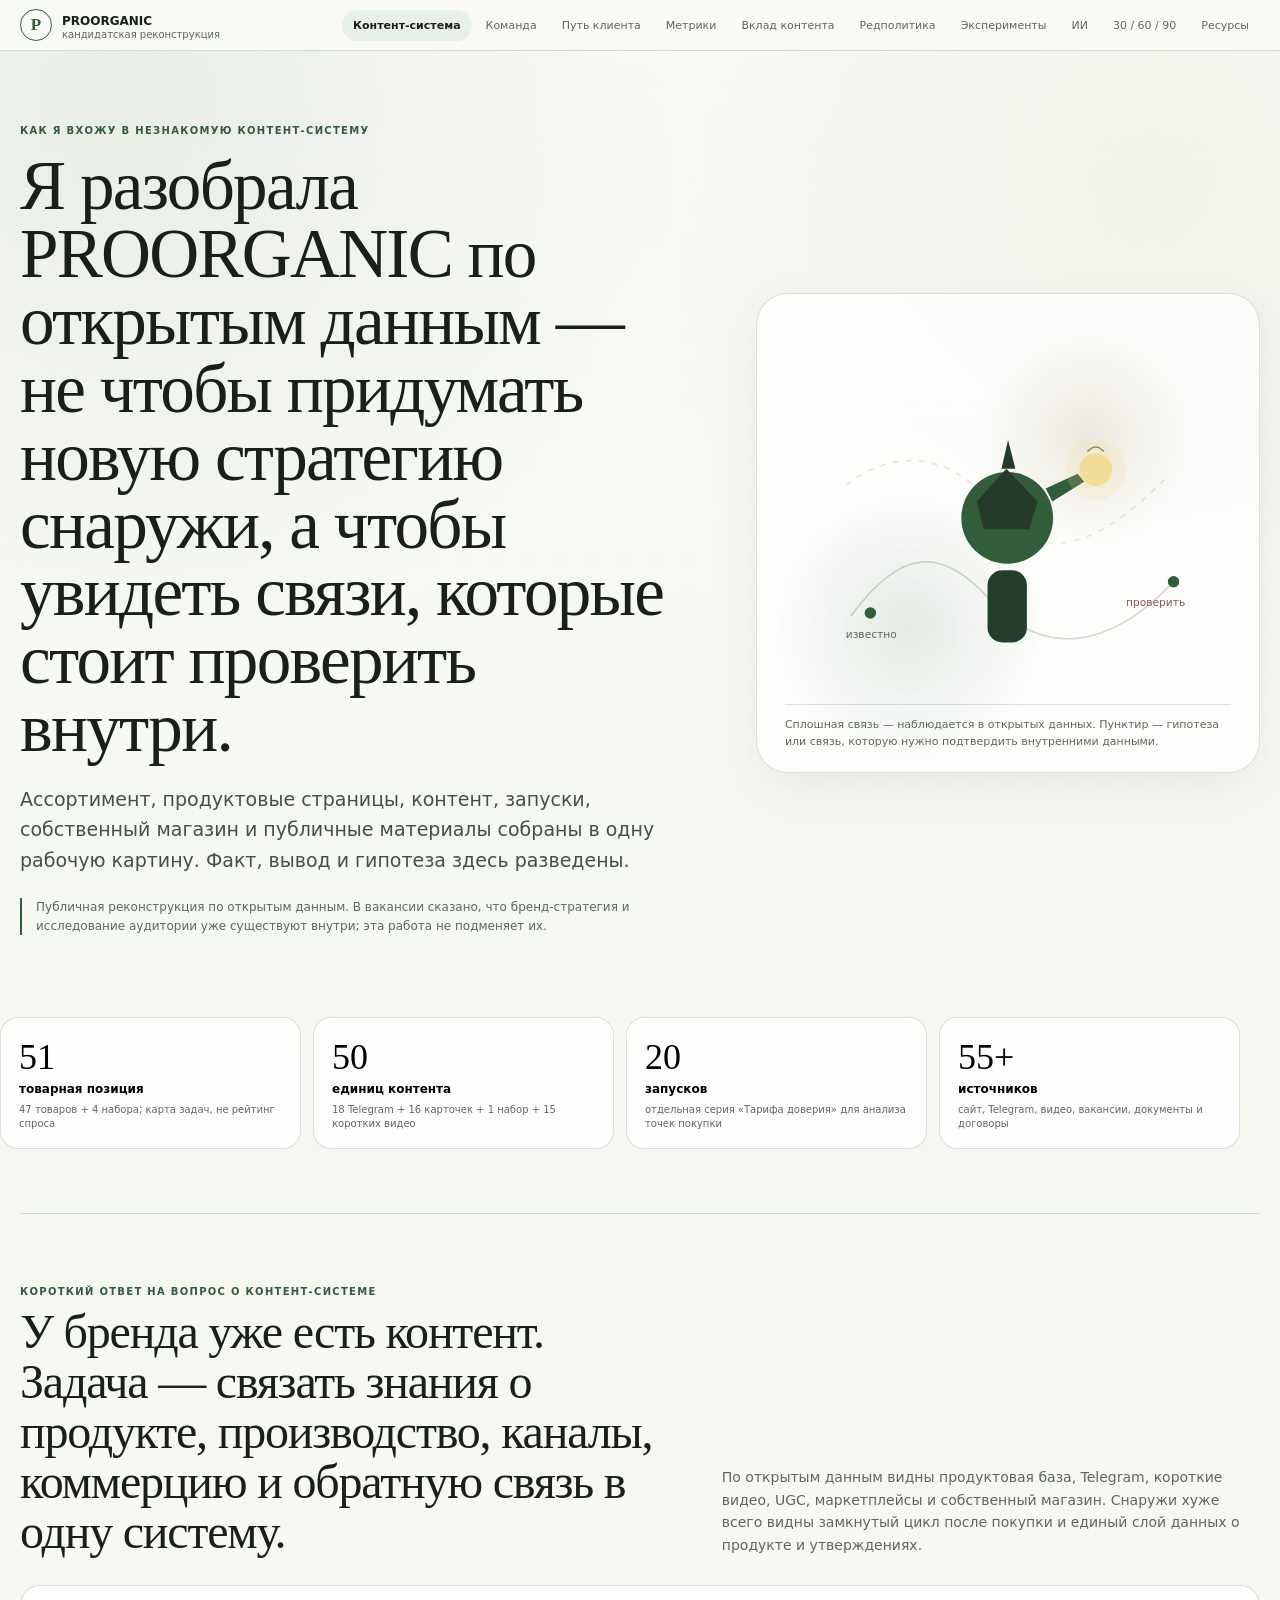
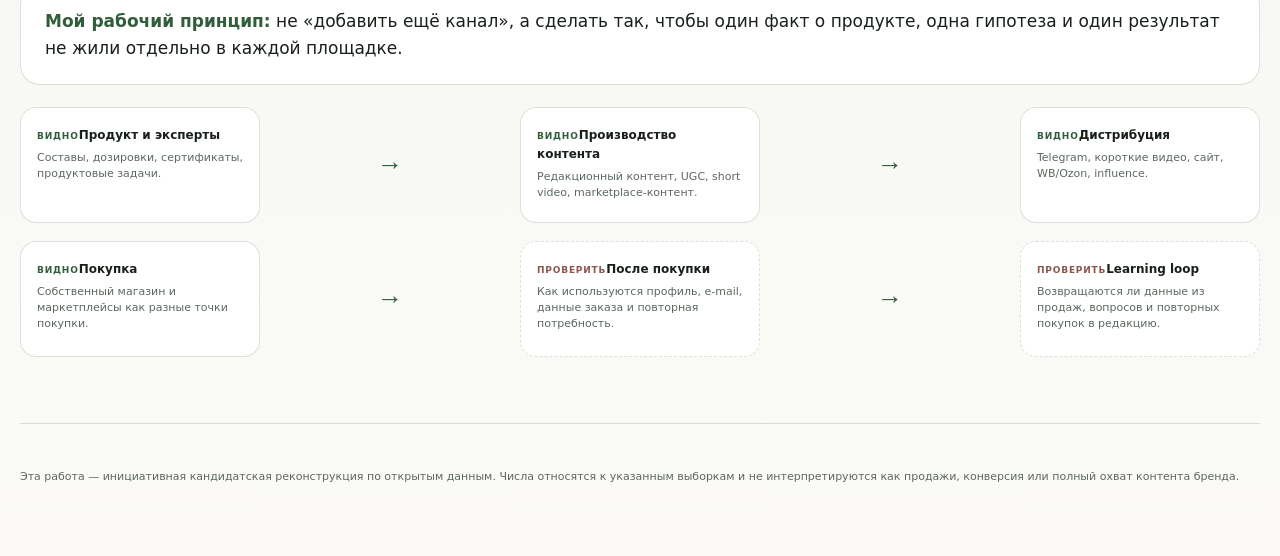
<file: PROORGANIC_v15.html>
<!doctype html>
<html lang="ru">
<head>
<meta charset="utf-8">
<meta name="viewport" content="width=device-width,initial-scale=1">
<meta name="color-scheme" content="light">
<title>PROORGANIC — публичная реконструкция контентной системы</title>
<style>
:root{
  --ink:#182019;--muted:#5c685e;--green:#315d3a;--green2:#6f8d72;
  --green-soft:#e9f0e7;--paper:#f7f8f3;--white:#fff;--sand:#9b875b;
  --sand-soft:#f2ecdf;--red:#8c564c;--blue:#4e7474;
  --line:rgba(35,70,42,.16);--shadow:0 18px 48px rgba(45,66,49,.08);
  --radius:22px;--shell:min(1240px,calc(100% - 40px))
}
*{box-sizing:border-box}
html{scroll-behavior:smooth}
body{
  margin:0;color:var(--ink);
  font-family:Inter,ui-sans-serif,system-ui,-apple-system,BlinkMacSystemFont,"Segoe UI",sans-serif;
  background:
    radial-gradient(circle at 10% 4%,rgba(111,141,114,.12),transparent 24%),
    radial-gradient(circle at 90% 8%,rgba(155,135,91,.08),transparent 24%),
    linear-gradient(180deg,#fafbf7,#f5f7f1 56%,#fbfaf7);
  min-height:100vh
}
body:before{
  content:"";position:fixed;inset:0;z-index:-1;pointer-events:none;opacity:.45;
  background-image:radial-gradient(rgba(49,93,58,.13) .8px,transparent .8px);
  background-size:32px 32px
}
button,a,input{font:inherit}
a{color:var(--green)}
.shell{width:var(--shell);margin:0 auto}
.topbar{
  position:sticky;top:0;z-index:80;display:flex;align-items:center;gap:10px;
  background:rgba(249,250,246,.94);backdrop-filter:blur(18px);
  border-bottom:1px solid var(--line)
}
.brand{
  display:flex;align-items:center;gap:10px;padding:9px 0 9px max(20px,calc((100vw - min(1240px,calc(100vw - 40px)))/2));
  min-width:max-content
}
.brand-mark{
  width:32px;height:32px;border:1px solid var(--green);border-radius:50%;
  display:grid;place-items:center;font:700 17px Georgia,serif;color:var(--green)
}
.brand b{font-size:12px}
.brand span{font-size:10px;color:var(--muted);display:block}
.tabs{
  display:flex;gap:3px;overflow-x:auto;scrollbar-width:none;
  padding:8px max(20px,calc((100vw - min(1240px,calc(100vw - 40px)))/2)) 8px 8px;
  margin-left:auto
}
.tabs::-webkit-scrollbar{display:none}
.tab-button{
  border:0;background:transparent;padding:9px 11px;border-radius:999px;
  color:var(--muted);font-size:11px;white-space:nowrap;cursor:pointer
}
.tab-button:hover,.tab-button.active{background:var(--green-soft);color:var(--ink)}
.tab-button.active{font-weight:800}
.tab-panel{display:none}
.tab-panel.active{display:block}
.eyebrow,.kicker,.label{
  font-size:10px;letter-spacing:.13em;text-transform:uppercase;
  font-weight:850;color:var(--green)
}
h1,h2,h3{font-family:Georgia,"Times New Roman",serif;font-weight:500;letter-spacing:-.025em}
.hero{
  display:grid;grid-template-columns:minmax(0,1.15fr) minmax(300px,.85fr);
  gap:54px;align-items:center;padding:68px 0 54px
}
.hero h1{font-size:clamp(44px,5.4vw,76px);line-height:.98;margin:14px 0 22px;max-width:860px}
.lead{font-size:19px;line-height:1.62;color:#435047;max-width:820px;margin:0}
.disclaimer{
  margin-top:22px;padding-left:14px;border-left:2px solid var(--green);
  color:var(--muted);font-size:12px;line-height:1.55;max-width:760px
}
.hero-visual{
  min-height:480px;position:relative;border:1px solid var(--line);
  border-radius:32px;background:rgba(255,255,255,.72);overflow:hidden;box-shadow:var(--shadow)
}
.hero-visual:before{
  content:"";position:absolute;inset:0;
  background:radial-gradient(circle at 66% 30%,rgba(155,135,91,.18),transparent 23%),
             radial-gradient(circle at 30% 70%,rgba(49,93,58,.12),transparent 28%)
}
.figure{position:absolute;inset:36px 38px 58px}
.figure svg{width:100%;height:100%}
.figure-note{
  position:absolute;left:28px;right:28px;bottom:22px;
  border-top:1px solid var(--line);padding-top:12px;font-size:11px;line-height:1.5;color:var(--muted)
}
.metric-row{display:grid;grid-template-columns:repeat(4,1fr);gap:12px;margin:16px 0 64px}
.metric{
  border:1px solid var(--line);background:rgba(255,255,255,.82);border-radius:18px;
  padding:18px;text-align:left;cursor:pointer;transition:transform .18s,box-shadow .18s
}
.metric:hover{transform:translateY(-2px);box-shadow:var(--shadow)}
.metric strong{display:block;font:500 36px Georgia,serif}
.metric b{font-size:12px}
.metric span{display:block;font-size:10px;color:var(--muted);margin-top:6px;line-height:1.35}
.section{
  padding:66px 0;border-top:1px solid var(--line)
}
.section-head{
  display:grid;grid-template-columns:minmax(0,1.1fr) minmax(280px,.9fr);
  gap:44px;align-items:end;margin-bottom:28px
}
.section-head h2{font-size:clamp(31px,4vw,48px);line-height:1.04;margin:8px 0 0}
.section-head p{font-size:14px;line-height:1.62;color:var(--muted);margin:0}
.answer{
  padding:22px 24px;border:1px solid var(--line);border-radius:20px;background:#fff;
  margin-bottom:22px;font-size:17px;line-height:1.6
}
.answer b{color:var(--green)}
.grid-2{display:grid;grid-template-columns:1fr 1fr;gap:14px}
.grid-3{display:grid;grid-template-columns:repeat(3,1fr);gap:14px}
.grid-4{display:grid;grid-template-columns:repeat(4,1fr);gap:12px}
.card{
  background:rgba(255,255,255,.8);border:1px solid var(--line);border-radius:18px;padding:20px
}
.card h3{font-size:20px;line-height:1.12;margin:7px 0 10px}
.card p{font-size:13px;line-height:1.58;color:var(--muted);margin:0}
.card ul{padding-left:18px;margin:10px 0 0;color:var(--muted);font-size:13px;line-height:1.68}
.card .label{display:block;margin-bottom:6px}
.boundary{border-style:dashed}
.boundary h3{color:var(--red)}
.callout{
  margin:18px 0 0;padding:16px 18px;border-left:4px solid var(--green);
  background:var(--green-soft);border-radius:0 16px 16px 0;font-size:13px;line-height:1.58
}
.system-map{
  margin-top:18px;position:relative;display:grid;grid-template-columns:repeat(5,1fr);gap:10px;
  align-items:stretch
}
.system-map .node{
  position:relative;background:#fff;border:1px solid var(--line);border-radius:16px;padding:16px;min-height:116px
}
.node b{font-size:12px}.node p{font-size:11px;line-height:1.45;color:var(--muted);margin:7px 0 0}
.node .state{font-size:9px;text-transform:uppercase;letter-spacing:.09em;color:var(--green);font-weight:850}
.node.unknown{border-style:dashed}.node.unknown .state{color:var(--red)}
.arrow{display:flex;align-items:center;justify-content:center;color:var(--green);font:500 26px Georgia,serif}
.flow{
  display:grid;grid-template-columns:1fr 34px 1fr 34px 1fr;gap:8px;align-items:stretch
}
.flow .step{
  border:1px solid var(--line);background:#fff;border-radius:16px;padding:18px;min-height:110px
}
.step b{display:block;font-size:13px;margin-bottom:8px}
.step p{margin:0;color:var(--muted);font-size:12px;line-height:1.5}
.flow .arrow{font-size:24px}
.route-proof{display:grid;grid-template-columns:1fr 1fr;gap:14px;margin-top:16px}
.route-proof .card strong{display:block;font:500 38px Georgia,serif;color:var(--green);margin:4px 0 8px}
.route-proof .card small{font-size:10px;color:var(--muted)}
.cat-scene{
  margin-top:30px;position:relative;min-height:250px;padding:34px 44px 52px;
  border:1px solid var(--line);border-radius:26px;background:rgba(255,255,255,.78);
  overflow:visible;box-shadow:var(--shadow)
}
.cat-floor{
  position:absolute;left:42px;right:42px;bottom:52px;height:1px;border-top:2px solid rgba(49,93,58,.25)
}
.cat-station{
  position:absolute;bottom:20px;font-size:10px;text-transform:uppercase;letter-spacing:.1em;font-weight:850;color:var(--green)
}
.cat-station.start{left:42px}.cat-station.end{right:42px}
.cat-station:before{
  content:"";position:absolute;left:50%;top:-22px;width:7px;height:7px;border-radius:50%;
  background:var(--green);transform:translateX(-50%)
}
.cat{
  position:absolute;left:48px;bottom:52px;width:118px;height:86px;
  transform-origin:50% 100%;will-change:transform;z-index:4
}
.cat svg{width:100%;height:100%;display:block;overflow:visible}
.cat-scene.jumped .cat{animation:catJumpDesktop 1.05s cubic-bezier(.22,.72,.28,1) forwards}
@keyframes catJumpDesktop{
  0%{transform:translate(0,0) scale(1)}
  10%{transform:translate(12px,4px) scale(1.07,.91)}
  38%{transform:translate(calc(42vw - 70px),-82px) rotate(-4deg) scale(.98,1.03)}
  61%{transform:translate(calc(62vw - 90px),-108px) rotate(3deg)}
  88%{transform:translate(calc(100vw - 430px),-12px) rotate(1deg) scale(1.03,.96)}
  100%{transform:translate(calc(100vw - 420px),0) rotate(0) scale(1)}
}
.cat-scene.jumped .landing-dot{animation:landPing .5s ease .88s both}
.landing-dot{
  position:absolute;right:76px;bottom:46px;width:10px;height:10px;border-radius:50%;
  border:1px solid var(--green);opacity:0
}
@keyframes landPing{0%{opacity:0;transform:scale(.3)}50%{opacity:.7;transform:scale(3.4)}100%{opacity:0;transform:scale(5)}}
.cat-caption{
  position:absolute;left:42px;right:42px;top:25px;font-size:12px;line-height:1.52;color:var(--muted)
}
.evidence-line{
  display:flex;gap:8px;flex-wrap:wrap;margin-top:14px
}
.pill{font-size:10px;border:1px solid var(--line);background:#fff;border-radius:999px;padding:7px 9px}
.pill.solid{border-color:rgba(49,93,58,.38);color:var(--green)}
.pill.dotted{border-style:dashed;color:var(--red)}
.hypotheses{display:grid;gap:12px}
.hyp{
  display:grid;grid-template-columns:180px 1fr 1fr 1fr 1fr;gap:10px;
  border:1px solid var(--line);background:#fff;border-radius:18px;padding:15px
}
.hyp > div{font-size:11px;line-height:1.48;color:var(--muted)}
.hyp .h-title{color:var(--ink)}
.hyp .h-title b{font-size:13px}
.hyp span{display:block;font-size:9px;text-transform:uppercase;letter-spacing:.08em;color:var(--green);font-weight:850;margin-bottom:5px}
.policy{
  display:grid;grid-template-columns:repeat(6,1fr);gap:8px;align-items:stretch
}
.policy .step{background:#fff;border:1px solid var(--line);border-radius:14px;padding:14px;font-size:11px;line-height:1.45}
.policy .step b{font-size:11px}
.example{
  margin-top:14px;border:1px solid rgba(140,86,76,.28);background:#fff;border-radius:18px;padding:18px
}
.example b{color:var(--red)}
.timeline{
  display:grid;grid-template-columns:repeat(3,1fr);gap:14px
}
.day{
  background:#fff;border:1px solid var(--line);border-radius:20px;padding:22px
}
.day strong{display:block;font:500 34px Georgia,serif;color:var(--green);margin-bottom:6px}
.day ul{padding-left:18px;color:var(--muted);font-size:13px;line-height:1.65}
.resource-list{display:grid;grid-template-columns:repeat(2,1fr);gap:10px}
.resource{
  display:grid;grid-template-columns:26px 1fr;gap:12px;align-items:start;
  background:#fff;border:1px solid var(--line);border-radius:16px;padding:16px
}
.resource i{
  width:26px;height:26px;border-radius:50%;background:var(--green-soft);display:grid;place-items:center;
  color:var(--green);font-style:normal;font-weight:900
}
.resource b{font-size:12px}.resource p{font-size:11px;line-height:1.45;color:var(--muted);margin:5px 0 0}
.source-links{display:flex;gap:7px;flex-wrap:wrap;margin-top:18px}
.source-links a{
  font-size:10px;text-decoration:none;padding:8px 10px;border:1px solid var(--line);background:#fff;border-radius:999px
}
.footer{padding:44px 0 70px;border-top:1px solid var(--line);color:var(--muted);font-size:11px;line-height:1.6}
.modal{
  position:fixed;inset:0;background:rgba(24,32,25,.28);display:none;align-items:center;justify-content:center;
  z-index:120;padding:24px
}
.modal.open{display:flex}
.modal-card{
  width:min(560px,100%);background:var(--paper);border:1px solid var(--line);border-radius:24px;
  box-shadow:0 30px 90px rgba(24,32,25,.24);padding:24px
}
.modal-card h3{font-size:28px;margin:8px 0 12px}
.modal-card p{font-size:14px;line-height:1.58;color:var(--muted)}
.close{
  float:right;border:0;background:var(--green-soft);border-radius:999px;width:34px;height:34px;cursor:pointer
}
.no-data{
  margin-top:14px;padding:14px 16px;border:1px dashed rgba(140,86,76,.35);border-radius:14px;
  color:#6f504b;font-size:12px;line-height:1.5;background:rgba(255,255,255,.58)
}
@media(max-width:1000px){
  .hero,.section-head{grid-template-columns:1fr}
  .hero-visual{min-height:360px}
  .metric-row,.grid-4{grid-template-columns:1fr 1fr}
  .grid-3{grid-template-columns:1fr 1fr}
  .system-map{grid-template-columns:1fr}
  .system-map .arrow{transform:rotate(90deg)}
  .hyp{grid-template-columns:1fr 1fr}
  .hyp .h-title{grid-column:1/-1}
  .policy{grid-template-columns:repeat(3,1fr)}
}
@media(max-width:720px){
  :root{--shell:min(100% - 28px,1240px)}
  .topbar{display:block}
  .brand{padding-left:14px;padding-bottom:0}
  .tabs{padding:7px 14px 9px;margin-left:0}
  .hero{padding:44px 0 38px;gap:28px}
  .hero h1{font-size:45px}
  .lead{font-size:17px}
  .metric-row,.grid-2,.grid-3,.grid-4,.route-proof,.timeline,.resource-list{grid-template-columns:1fr}
  .metric-row{margin-bottom:44px}
  .section{padding:52px 0}
  .section-head{gap:14px}
  .section-head h2{font-size:34px}
  .flow{grid-template-columns:1fr}
  .flow .arrow{transform:rotate(90deg);min-height:24px}
  .hyp{grid-template-columns:1fr}
  .policy{grid-template-columns:1fr 1fr}
  .cat-scene{min-height:220px;padding-left:24px;padding-right:24px}
  .cat-floor{left:24px;right:24px}.cat-station.start{left:24px}.cat-station.end{right:24px}
  .cat{left:30px;width:100px;height:76px}
  .cat-caption{left:24px;right:24px}
  @keyframes catJumpMobile{
    0%{transform:translate(0,0) scale(1)}
    12%{transform:translate(8px,4px) scale(1.07,.91)}
    45%{transform:translate(calc(48vw - 50px),-72px) rotate(-4deg)}
    72%{transform:translate(calc(72vw - 72px),-62px) rotate(3deg)}
    92%{transform:translate(calc(100vw - 180px),-8px) scale(1.04,.95)}
    100%{transform:translate(calc(100vw - 174px),0) rotate(0) scale(1)}
  }
  .cat-scene.jumped .cat{animation-name:catJumpMobile}
}
@media(prefers-reduced-motion:reduce){
  html{scroll-behavior:auto}
  *,*:before,*:after{animation-duration:.001ms!important;animation-iteration-count:1!important;transition-duration:.001ms!important}
  .cat-scene .cat{transform:translate(calc(100vw - 420px),0)}
}
</style>
</head>
<body>
<header class="topbar">
  <div class="brand">
    <div class="brand-mark">P</div>
    <div><b>PROORGANIC</b><span>кандидатская реконструкция</span></div>
  </div>
  <nav class="tabs" role="tablist" aria-label="Вопросы из анкеты">
    <button class="tab-button active" data-tab="system" role="tab">Контент-система</button>
    <button class="tab-button" data-tab="team" role="tab">Команда</button>
    <button class="tab-button" data-tab="journey" role="tab">Путь клиента</button>
    <button class="tab-button" data-tab="metrics" role="tab">Метрики</button>
    <button class="tab-button" data-tab="attribution" role="tab">Вклад контента</button>
    <button class="tab-button" data-tab="policy" role="tab">Редполитика</button>
    <button class="tab-button" data-tab="experiments" role="tab">Эксперименты</button>
    <button class="tab-button" data-tab="ai" role="tab">ИИ</button>
    <button class="tab-button" data-tab="days90" role="tab">30 / 60 / 90</button>
    <button class="tab-button" data-tab="resources" role="tab">Ресурсы</button>
  </nav>
</header>

<main>
<section class="tab-panel active" id="system">
  <div class="shell hero">
    <div>
      <span class="eyebrow">Как я вхожу в незнакомую контент-систему</span>
      <h1>Я разобрала PROORGANIC по открытым данным — не чтобы придумать новую стратегию снаружи, а чтобы увидеть связи, которые стоит проверить внутри.</h1>
      <p class="lead">Ассортимент, продуктовые страницы, контент, запуски, собственный магазин и публичные материалы собраны в одну рабочую картину. Факт, вывод и гипотеза здесь разведены.</p>
      <p class="disclaimer">Публичная реконструкция по открытым данным. В вакансии сказано, что бренд-стратегия и исследование аудитории уже существуют внутри; эта работа не подменяет их.</p>
    </div>
    <div class="hero-visual" aria-label="Визуальная метафора: известное и неизвестное">
      <div class="figure">
        <svg viewBox="0 0 520 430" aria-hidden="true">
          <path d="M68 330 C130 245, 180 245, 238 310 C300 378, 380 375, 462 288" fill="none" stroke="#315d3a" stroke-opacity=".23" stroke-width="2"/>
          <path d="M62 170 C128 120, 196 135, 244 198 C296 267, 365 252, 456 158" fill="none" stroke="#9b875b" stroke-opacity=".20" stroke-width="2" stroke-dasharray="7 9"/>
          <circle cx="92" cy="326" r="7" fill="#315d3a"/>
          <circle cx="462" cy="288" r="7" fill="#315d3a"/>
          <circle cx="259" cy="210" r="56" fill="#315d3a"/>
          <rect x="235" y="274" width="48" height="88" rx="18" fill="#233f2b"/>
          <path d="M222 190 L258 150 L296 190 L286 224 L230 224 Z" fill="#243a2a"/>
          <path d="M252 150 L260 115 L269 150" fill="#243a2a"/>
          <path d="M306 174 L345 156 L353 166 L314 190" fill="#315d3a"/>
          <circle cx="367" cy="151" r="20" fill="#f1dc93" opacity=".9"/>
          <circle cx="367" cy="151" r="37" fill="#f1dc93" opacity=".18"/>
          <path d="M357 129 Q367 118 377 129" fill="none" stroke="#9b875b" stroke-width="2"/>
          <text x="62" y="356" fill="#5c685e" font-size="13">известно</text>
          <text x="404" y="317" fill="#8c564c" font-size="13">проверить</text>
        </svg>
      </div>
      <div class="figure-note">Сплошная связь — наблюдается в открытых данных. Пунктир — гипотеза или связь, которую нужно подтвердить внутренними данными.</div>
    </div>
  </div>

  <div class="shell metric-row" id="scopeMetrics">
    <button class="metric" data-modal="m51"><strong>51</strong><b>товарная позиция</b><span>47 товаров + 4 набора; карта задач, не рейтинг спроса</span></button>
    <button class="metric" data-modal="m50"><strong>50</strong><b>единиц контента</b><span>18 Telegram + 16 карточек + 1 набор + 15 коротких видео</span></button>
    <button class="metric" data-modal="m20"><strong>20</strong><b>запусков</b><span>отдельная серия «Тарифа доверия» для анализа точек покупки</span></button>
    <button class="metric" data-modal="m55"><strong>55+</strong><b>источников</b><span>сайт, Telegram, видео, вакансии, документы и договоры</span></button>
  </div>

  <div class="shell section">
    <div class="section-head">
      <div><span class="kicker">Короткий ответ на вопрос о контент-системе</span><h2>У бренда уже есть контент. Задача — связать знания о продукте, производство, каналы, коммерцию и обратную связь в одну систему.</h2></div>
      <p>По открытым данным видны продуктовая база, Telegram, короткие видео, UGC, маркетплейсы и собственный магазин. Снаружи хуже всего видны замкнутый цикл после покупки и единый слой данных о продукте и утверждениях.</p>
    </div>
    <div class="answer"><b>Мой рабочий принцип:</b> не «добавить ещё канал», а сделать так, чтобы один факт о продукте, одна гипотеза и один результат не жили отдельно в каждой площадке.</div>
    <div class="system-map">
      <div class="node"><span class="state">видно</span><b>Продукт и эксперты</b><p>Составы, дозировки, сертификаты, продуктовые задачи.</p></div>
      <div class="arrow">→</div>
      <div class="node"><span class="state">видно</span><b>Производство контента</b><p>Редакционный контент, UGC, short video, marketplace-контент.</p></div>
      <div class="arrow">→</div>
      <div class="node"><span class="state">видно</span><b>Дистрибуция</b><p>Telegram, короткие видео, сайт, WB/Ozon, influence.</p></div>
    </div>
    <div class="system-map">
      <div class="node"><span class="state">видно</span><b>Покупка</b><p>Собственный магазин и маркетплейсы как разные точки покупки.</p></div>
      <div class="arrow">→</div>
      <div class="node unknown"><span class="state">проверить</span><b>После покупки</b><p>Как используются профиль, e-mail, данные заказа и повторная потребность.</p></div>
      <div class="arrow">→</div>
      <div class="node unknown"><span class="state">проверить</span><b>Learning loop</b><p>Возвращаются ли данные из продаж, вопросов и повторных покупок в редакцию.</p></div>
    </div>
  </div>
</section>

<section class="tab-panel" id="team">
  <div class="shell section">
    <div class="section-head">
      <div><span class="kicker">Как была бы устроена зона решений</span><h2>Я не маскирую отсутствие прежнего титула Head of Content. Для роли важнее показать, какие решения я беру на себя и где нужны владельцы из других функций.</h2></div>
      <p>Штат, бюджет и реальный объём выпуска нельзя реконструировать по открытым данным. Их нужно согласовать внутри, поэтому здесь — модель ответственности, а не выдуманная оргсхема.</p>
    </div>
    <div class="grid-3">
      <article class="card"><span class="label">Моя зона</span><h3>Редакционная система</h3><p>Архитектура контента, роли каналов, правила качества, очередь гипотез, формат разборов результатов.</p></article>
      <article class="card"><span class="label">Совместно с продуктом</span><h3>Источник продуктовой правды</h3><p>Составы, дозировки, противопоказания, формулировки, доказательства и владелец актуальности данных.</p></article>
      <article class="card"><span class="label">Совместно с маркетингом</span><h3>Измеримость и дистрибуция</h3><p>UTM, события, paid/organic-разметка, роли площадок, кампании и правила интерпретации результата.</p></article>
      <article class="card"><span class="label">Совместно с CRM / e-com</span><h3>После покупки</h3><p>Сценарии сопровождения, повторная потребность, когорты и связь контента с собственным магазином.</p></article>
      <article class="card"><span class="label">Команда</span><h3>Не «все пишут всё»</h3><p>Темы, фактчекинг, производство, дизайн, видео, дистрибуция и аналитика получают явных владельцев и точки согласования.</p></article>
      <article class="card boundary"><span class="label">Не знаю снаружи</span><h3>Бюджет и штат</h3><p>Не подставляю условные цифры. Сначала смотрю фактическую загрузку, подрядчиков, стоимость производства и узкие места.</p></article>
    </div>
  </div>
</section>

<section class="tab-panel" id="journey">
  <div class="shell section">
    <div class="section-head">
      <div><span class="kicker">Как распределены роли каналов</span><h2>По открытым данным можно восстановить предлагаемые маршруты. Нельзя честно назвать их фактической воронкой.</h2></div>
      <p>Две сильные выборки показывают разные участки пути и не должны механически склеиваться в одну конверсионную цепочку.</p>
    </div>
    <div class="route-proof">
      <article class="card"><span class="label">Короткие видео</span><strong>14 из 15</strong><p>в изученной выборке ведут человека в Telegram. Это наблюдаемый маршрут в выборке, а не показатель переходов.</p></article>
      <article class="card"><span class="label">20 запусков «Тарифа доверия»</span><strong>13 / 1 / 6</strong><p>13 — маркетплейсы, 1 — смешанный маршрут, 6 — только собственный магазин. Это отдельная серия запусков.</p></article>
    </div>

    <div class="flow" style="margin-top:22px">
      <div class="step"><b>Первое касание</b><p>Short video / UGC / другой внешний контакт.</p></div>
      <div class="arrow">→</div>
      <div class="step"><b>Продолжение</b><p>Telegram часто становится следующей точкой контакта в изученной выборке.</p></div>
      <div class="arrow">→</div>
      <div class="step"><b>Покупка</b><p>Маркетплейс или собственный магазин — в зависимости от конкретного запуска.</p></div>
    </div>

    <div class="cat-scene" id="catScene">
      <div class="cat-caption"><b>Прыжок больше не привязан к скроллу.</b> Когда сцена появляется в окне, кот один раз доигрывает движение до конца. Остановка прокрутки не оставляет его висеть в воздухе.</div>
      <div class="cat-floor"></div>
      <div class="cat-station start">первое касание</div>
      <div class="cat-station end">возвращение</div>
      <div class="cat" id="cat">
        <svg viewBox="0 0 150 100" aria-hidden="true">
          <path d="M31 59 C25 43,29 24,45 18 L52 5 L62 20 C74 16,89 18,99 27 L112 17 L118 33 C125 40,129 51,126 63 C123 77,111 87,94 89 L64 89 C48 88,36 78,31 59Z" fill="#315d3a"/>
          <circle cx="58" cy="41" r="4" fill="#f7f8f3"/>
          <circle cx="91" cy="41" r="4" fill="#f7f8f3"/>
          <path d="M73 50 Q77 55 81 50" fill="none" stroke="#f7f8f3" stroke-width="2"/>
          <path d="M28 65 C12 68,10 83,22 91" fill="none" stroke="#315d3a" stroke-width="8" stroke-linecap="round"/>
          <path d="M48 84 L44 97 M101 84 L104 97" stroke="#315d3a" stroke-width="8" stroke-linecap="round"/>
        </svg>
      </div>
      <div class="landing-dot"></div>
    </div>

    <div class="grid-2" style="margin-top:22px">
      <article class="card"><span class="label">Что видно</span><h3>Снаружи хорошо видно движение к покупке.</h3><p>Ссылки, CTA, точки назначения, собственный магазин, маркетплейсы, отдельные запуски.</p></article>
      <article class="card boundary"><span class="label">Где картина заканчивается</span><h3>После покупки маршрут становится непрозрачным.</h3><p>Нельзя увидеть, кто вернулся, через какой срок, после каких касаний и что было полезно для повторной покупки.</p></article>
    </div>
  </div>
</section>

<section class="tab-panel" id="metrics">
  <div class="shell section">
    <div class="section-head">
      <div><span class="kicker">Какие показатели считаю главными</span><h2>Контент должен измеряться не одним числом, а по переходу от внимания к действию и коммерческому результату.</h2></div>
      <p>Конкретные до/после по PROORGANIC нельзя показать без внутренних данных. Поэтому здесь — измерительная схема, которую я бы наложила на реальные события и продажи.</p>
    </div>
    <div class="grid-4">
      <article class="card"><span class="label">1. Внимание</span><h3>Досмотр, чтение, возврат</h3><p>Показывает, состоялся ли контакт с материалом. Сам по себе ещё не бизнес-результат.</p></article>
      <article class="card"><span class="label">2. Движение</span><h3>Переход и следующий шаг</h3><p>Клики, переходы между площадками, открытие карточки, поиск по потребности.</p></article>
      <article class="card"><span class="label">3. Коммерция</span><h3>Заказ, маржа, повтор</h3><p>Не только выручка: канал покупки, прибыльность, период до следующей покупки.</p></article>
      <article class="card"><span class="label">4. Качество системы</span><h3>Ошибки и скорость</h3><p>Несогласованные данные, возвраты на доработку, время согласования и доля материалов без корректной разметки.</p></article>
    </div>
    <div class="callout">Главная ошибка — оптимизировать контент по просмотрам, когда вопрос бизнеса находится дальше по цепочке.</div>
  </div>
</section>

<section class="tab-panel" id="attribution">
  <div class="shell section">
    <div class="section-head">
      <div><span class="kicker">Как отделить вклад контента</span><h2>По открытым данным нельзя честно отделить эффект контента от скидок, рекламы, сезонности и силы продукта.</h2></div>
      <p>Снаружи можно проверить готовность инфраструктуры к измерению: публичные ссылки, UTM, предлагаемые маршруты и наличие аналитических тегов. Сам вклад считается уже внутри.</p>
    </div>
    <div class="flow">
      <div class="step"><b>Размеченное касание</b><p>UTM / campaign / content + идентификатор материала.</p></div>
      <div class="arrow">→</div>
      <div class="step"><b>События</b><p>Переход, карточка, корзина, checkout, заказ.</p></div>
      <div class="arrow">→</div>
      <div class="step"><b>Когорта и продажи</b><p>Первый заказ, повтор, канал покупки, paid/organic, маржа.</p></div>
    </div>
    <div class="grid-2" style="margin-top:18px">
      <article class="card"><span class="label">Что собираем технически</span><h3>Публичный граф маршрутов и разметку ссылок</h3><p>Это позволяет показать, какие переходы предлагаются и где уже есть или отсутствует измеримая маркировка.</p></article>
      <article class="card boundary"><span class="label">Что нужно внутри</span><h3>История касаний и контрольные сравнения</h3><p>Когорты, события, продажи, платное продвижение, скидки, сезонность и повторные покупки.</p></article>
    </div>
  </div>
</section>

<section class="tab-panel" id="policy">
  <div class="shell section">
    <div class="section-head">
      <div><span class="kicker">Редакционная политика, tone of voice и контроль качества</span><h2>Главное правило — продуктовые данные и утверждения не должны зависеть от того, в каком канале их сегодня переписывают.</h2></div>
      <p>Чем больше площадок и форматов, тем важнее один источник данных и явная цепочка согласования.</p>
    </div>
    <div class="policy">
      <div class="step"><b>1. Источник</b><br>состав, дозировка, регистрационные данные</div>
      <div class="step"><b>2. Утверждение</b><br>что можно обещать и на каком основании</div>
      <div class="step"><b>3. Редактура</b><br>понятность, ToV, структура, сценарий</div>
      <div class="step"><b>4. Фактчек</b><br>цифры, ссылки, ограничения вывода</div>
      <div class="step"><b>5. QA</b><br>название, объём, возраст, ссылки, UTM</div>
      <div class="step"><b>6. Обратная связь</b><br>что изменилось после публикации</div>
    </div>
    <div class="example"><b>Конкретный сигнал для проверки:</b> в изученной карточке детской зубной пасты 2–6 лет заголовок и характеристика указывают 50 мл, а текст описания — 75 мл. Один пример не доказывает системную проблему, но достаточен, чтобы проверить источник данных, процесс обновления и владельца.</div>
    <div class="source-links">
      <a href="https://proorganic.ru/products/naturalnaya-zubnaya-pasta-dlya-deteiy-2-6-let-proorganic-detskaya-pasta-priyatnyiy-vkus-50-ml-2-101709" target="_blank" rel="noopener">Карточка пасты ↗</a>
      <a href="https://proorganic.ru/catalog" target="_blank" rel="noopener">Каталог ↗</a>
    </div>
  </div>
</section>

<section class="tab-panel" id="experiments">
  <div class="shell section">
    <div class="section-head">
      <div><span class="kicker">Как работаю с гипотезами</span><h2>Гипотеза не заканчивается словами «попробовать». У неё заранее есть основание, тест, данные и действие после результата.</h2></div>
      <p>Ниже — гипотезы из этой реконструкции. Они не выданы за решения: все требуют внутренней проверки.</p>
    </div>
    <div class="hypotheses">
      <article class="hyp">
        <div class="h-title"><span>Гипотеза 1</span><b>Между покупками нужен повод вернуться.</b></div>
        <div><span>Основание</span>Telegram уже является точкой продолжения после коротких видео.</div>
        <div><span>Тест</span>Серия 6–8 недель вокруг сна, высокой нагрузки и напряжения.</div>
        <div><span>Данные</span>Возвраты, переходы, сохранения, заказы, повтор.</div>
        <div><span>Если подтвердится</span>Закрепить последовательные тематические серии как постоянный формат.</div>
      </article>
      <article class="hyp">
        <div class="h-title"><span>Гипотеза 2</span><b>Собственный магазин может работать после заказа, а не только в момент покупки.</b></div>
        <div><span>Основание</span>В части изученных запусков покупка уже ведёт только в собственный магазин.</div>
        <div><span>Тест</span>Полезное сопровождение по периоду использования и следующей потребности.</div>
        <div><span>Данные</span>Когорты, срок до повторного заказа, каналы возврата.</div>
        <div><span>Если подтвердится</span>Связать post-purchase с контентом и CRM.</div>
      </article>
      <article class="hyp">
        <div class="h-title"><span>Гипотеза 3</span><b>Часть людей ищет решение по задаче, а не по категории товара.</b></div>
        <div><span>Основание</span>Ассортимент уже покрывает понятные пользовательские задачи.</div>
        <div><span>Тест</span>Второй вход в каталог: сон, дети, чувствительные зубы, ЖКТ и т. п.</div>
        <div><span>Данные</span>Поиск, навигация, CTR, добавление в корзину, конверсия.</div>
        <div><span>Если подтвердится</span>Масштабировать навигацию по потребности.</div>
      </article>
      <article class="hyp">
        <div class="h-title"><span>Гипотеза 4</span><b>Единый слой продуктовых данных снизит несогласованность и нагрузку на производство.</b></div>
        <div><span>Основание</span>Найден конкретный пример 50/75 мл и много каналов с повторным использованием данных.</div>
        <div><span>Тест</span>Пилот на одной продуктовой группе и журнал расхождений.</div>
        <div><span>Данные</span>Ошибки, возвраты на правку, время согласования.</div>
        <div><span>Если подтвердится</span>Расширить единый источник на весь ассортимент.</div>
      </article>
    </div>
    <div class="no-data">Вопрос анкеты про прошлую неудачную гипотезу не заполняю выдуманным кейсом на этом сайте. Здесь показан принцип проектирования тестов; прошлые кейсы должны отвечаться только фактами из реального опыта.</div>
  </div>
</section>

<section class="tab-panel" id="ai">
  <div class="shell section">
    <div class="section-head">
      <div><span class="kicker">Как использую ИИ</span><h2>ИИ у меня — инструмент для работы с массивами и прототипами, а не источник фактов вместо первичных данных.</h2></div>
      <p>Главный выигрыш — не «написать пост быстрее», а быстрее собрать, разметить, сравнить и проверить сложную систему.</p>
    </div>
    <div class="grid-4">
      <article class="card"><span class="label">Массивы</span><h3>Разметка документов</h3><p>Классификация материалов, источников, утверждений, тем и продуктовых задач.</p></article>
      <article class="card"><span class="label">Поиск</span><h3>Паттерны и расхождения</h3><p>Сравнение формулировок, повторов, полей карточек и несогласованных данных.</p></article>
      <article class="card"><span class="label">Прототипирование</span><h3>Схемы и интерфейсы</h3><p>Быстрая проверка структуры страницы, маршрутов и редакционных инструментов.</p></article>
      <article class="card"><span class="label">Контроль</span><h3>Человек остаётся владельцем вывода</h3><p>Источники проверяются, ограничения фиксируются, медицински значимые утверждения не «додумываются» моделью.</p></article>
    </div>
  </div>
</section>

<section class="tab-panel" id="days90">
  <div class="shell section">
    <div class="section-head">
      <div><span class="kicker">Первые 30 / 60 / 90 дней</span><h2>Сначала сверяю внешнюю реконструкцию с внутренней реальностью, потом запускаю ограниченные тесты и только после этого масштабирую.</h2></div>
      <p>План специально не начинается с перестройки команды или нового контент-плана: сначала нужны данные о том, что уже работает.</p>
    </div>
    <div class="timeline">
      <article class="day"><strong>30</strong><b>Понять систему</b><ul><li>бренд-стратегия и исследование аудитории;</li><li>продажи, маржа, повторы, каналы;</li><li>карта событий и UTM;</li><li>контент-план и роли каналов;</li><li>источник продуктовых данных и процесс согласования.</li></ul></article>
      <article class="day"><strong>60</strong><b>Запустить пилоты</b><ul><li>одна тематическая серия;</li><li>один post-purchase сценарий;</li><li>пилот единого product-data слоя;</li><li>единая разметка материалов и гипотез;</li><li>регулярный разбор результатов.</li></ul></article>
      <article class="day"><strong>90</strong><b>Закрепить то, что подтвердилось</b><ul><li>сравнить пилоты с базовой линией;</li><li>масштабировать только подтверждённые механики;</li><li>обновить роли каналов;</li><li>закрыть самые дорогие разрывы производства;</li><li>сформировать следующий квартальный backlog.</li></ul></article>
    </div>
  </div>
</section>

<section class="tab-panel" id="resources">
  <div class="shell section">
    <div class="section-head">
      <div><span class="kicker">Какие данные и полномочия нужны</span><h2>Чтобы отвечать за результат, нужен доступ не только к контенту, но и к данным о движении человека и бизнес-результате.</h2></div>
      <p>Без этих данных можно улучшать редактуру. Нельзя честно управлять вкладом контента в продажи и повторную покупку.</p>
    </div>
    <div class="resource-list">
      <div class="resource"><i>1</i><div><b>Бренд-стратегия и исследование аудитории</b><p>Чтобы не реконструировать то, что команда уже знает лучше.</p></div></div>
      <div class="resource"><i>2</i><div><b>Продажи по продуктам и каналам</b><p>Выручка, маржа, собственный магазин, маркетплейсы, наборы.</p></div></div>
      <div class="resource"><i>3</i><div><b>Повторные покупки и когорты</b><p>Кто возвращается, через какой срок и после каких касаний.</p></div></div>
      <div class="resource"><i>4</i><div><b>Метрика / CRM / e-commerce события</b><p>Переходы, карточки, корзина, checkout, заказ, профиль.</p></div></div>
      <div class="resource"><i>5</i><div><b>Paid / organic-разметка</b><p>Чтобы не приписывать контенту эффект рекламы или скидок.</p></div></div>
      <div class="resource"><i>6</i><div><b>Контент-план и роли каналов</b><p>Не только что выходит, но зачем каждый канал существует.</p></div></div>
      <div class="resource"><i>7</i><div><b>Источник продуктовых данных</b><p>Составы, утверждения, владелец актуальности, процесс согласования.</p></div></div>
      <div class="resource"><i>8</i><div><b>Роли и зона решений команды</b><p>Кто может принимать решение без лишней цепочки согласований.</p></div></div>
    </div>
    <div class="source-links">
      <a href="https://proorganic.ru/" target="_blank" rel="noopener">Официальный сайт ↗</a>
      <a href="https://t.me/s/proorganic_vitamin" target="_blank" rel="noopener">Telegram ↗</a>
      <a href="https://proorganic.ru/privacy" target="_blank" rel="noopener">Публичные условия / privacy ↗</a>
    </div>
  </div>
</section>

<section class="tab-panel" id="policy-empty" hidden></section>

<div class="shell footer">
  Эта работа — инициативная кандидатская реконструкция по открытым данным. Числа относятся к указанным выборкам и не интерпретируются как продажи, конверсия или полный охват контента бренда.
</div>
</main>

<div class="modal" id="modal" aria-hidden="true">
  <div class="modal-card" role="dialog" aria-modal="true" aria-labelledby="modalTitle">
    <button class="close" id="modalClose" aria-label="Закрыть">×</button>
    <span class="label">Что означает число</span>
    <h3 id="modalTitle"></h3>
    <p id="modalText"></p>
  </div>
</div>

<script>
(()=>{
  const tabs=[...document.querySelectorAll('.tab-button')];
  const panels=[...document.querySelectorAll('.tab-panel')];

  function openTab(id,push=true){
    tabs.forEach(b=>{
      const active=b.dataset.tab===id;
      b.classList.toggle('active',active);
      b.setAttribute('aria-selected',String(active));
    });
    panels.forEach(p=>p.classList.toggle('active',p.id===id));
    if(push) history.replaceState(null,'','#'+id);
    window.scrollTo({top:0,behavior:'auto'});
    if(id==='journey') setTimeout(armCat,80);
  }
  tabs.forEach(b=>b.addEventListener('click',()=>openTab(b.dataset.tab)));
  const hash=location.hash.slice(1);
  if(hash && panels.some(p=>p.id===hash)) openTab(hash,false);

  const modal=document.getElementById('modal');
  const modalTitle=document.getElementById('modalTitle');
  const modalText=document.getElementById('modalText');
  const modalClose=document.getElementById('modalClose');
  const explanations={
    m51:['51 товарная позиция','Текущий срез каталога: 47 отдельных товаров и 4 набора. Это карта продуктовых задач. Группы пересекаются, поэтому число не означает рейтинг спроса или продаж.'],
    m50:['50 единиц контента','18 публикаций Telegram, 16 продуктовых страниц, 1 страница набора и 15 коротких видео. Выборка смещена в сторону материалов с продуктово и медицински значимыми утверждениями.'],
    m20:['20 запусков «Тарифа доверия»','Отдельная серия запусков для анализа точки покупки: 13 вели на маркетплейсы, 1 использовал смешанный маршрут, 6 — только собственный магазин.'],
    m55:['55+ источников','Официальный сайт, продуктовые страницы, Telegram, короткие видео, вакансии, публичные документы, договоры и другие открытые материалы. Число важно не само по себе: ключевые выводы должны быть проверяемыми.']
  };
  document.querySelectorAll('[data-modal]').forEach(btn=>btn.addEventListener('click',()=>{
    const [t,p]=explanations[btn.dataset.modal]||['',''];
    modalTitle.textContent=t;modalText.textContent=p;
    modal.classList.add('open');modal.setAttribute('aria-hidden','false');
  }));
  function closeModal(){modal.classList.remove('open');modal.setAttribute('aria-hidden','true')}
  modalClose.addEventListener('click',closeModal);
  modal.addEventListener('click',e=>{if(e.target===modal) closeModal()});
  document.addEventListener('keydown',e=>{if(e.key==='Escape') closeModal()});

  let catObserver=null;
  let catArmed=false;
  function armCat(){
    const scene=document.getElementById('catScene');
    if(!scene || scene.dataset.done==='1' || catArmed) return;
    catArmed=true;
    catObserver=new IntersectionObserver(entries=>{
      entries.forEach(entry=>{
        if(entry.isIntersecting && entry.intersectionRatio>.35 && scene.dataset.done!=='1'){
          scene.dataset.done='1';
          scene.classList.add('jumped');
          catObserver.disconnect();
        }
      });
    },{threshold:[0,.35,.6]});
    catObserver.observe(scene);
  }
  if(document.getElementById('journey').classList.contains('active')) armCat();
})();
</script>
</body>
</html>
</file>
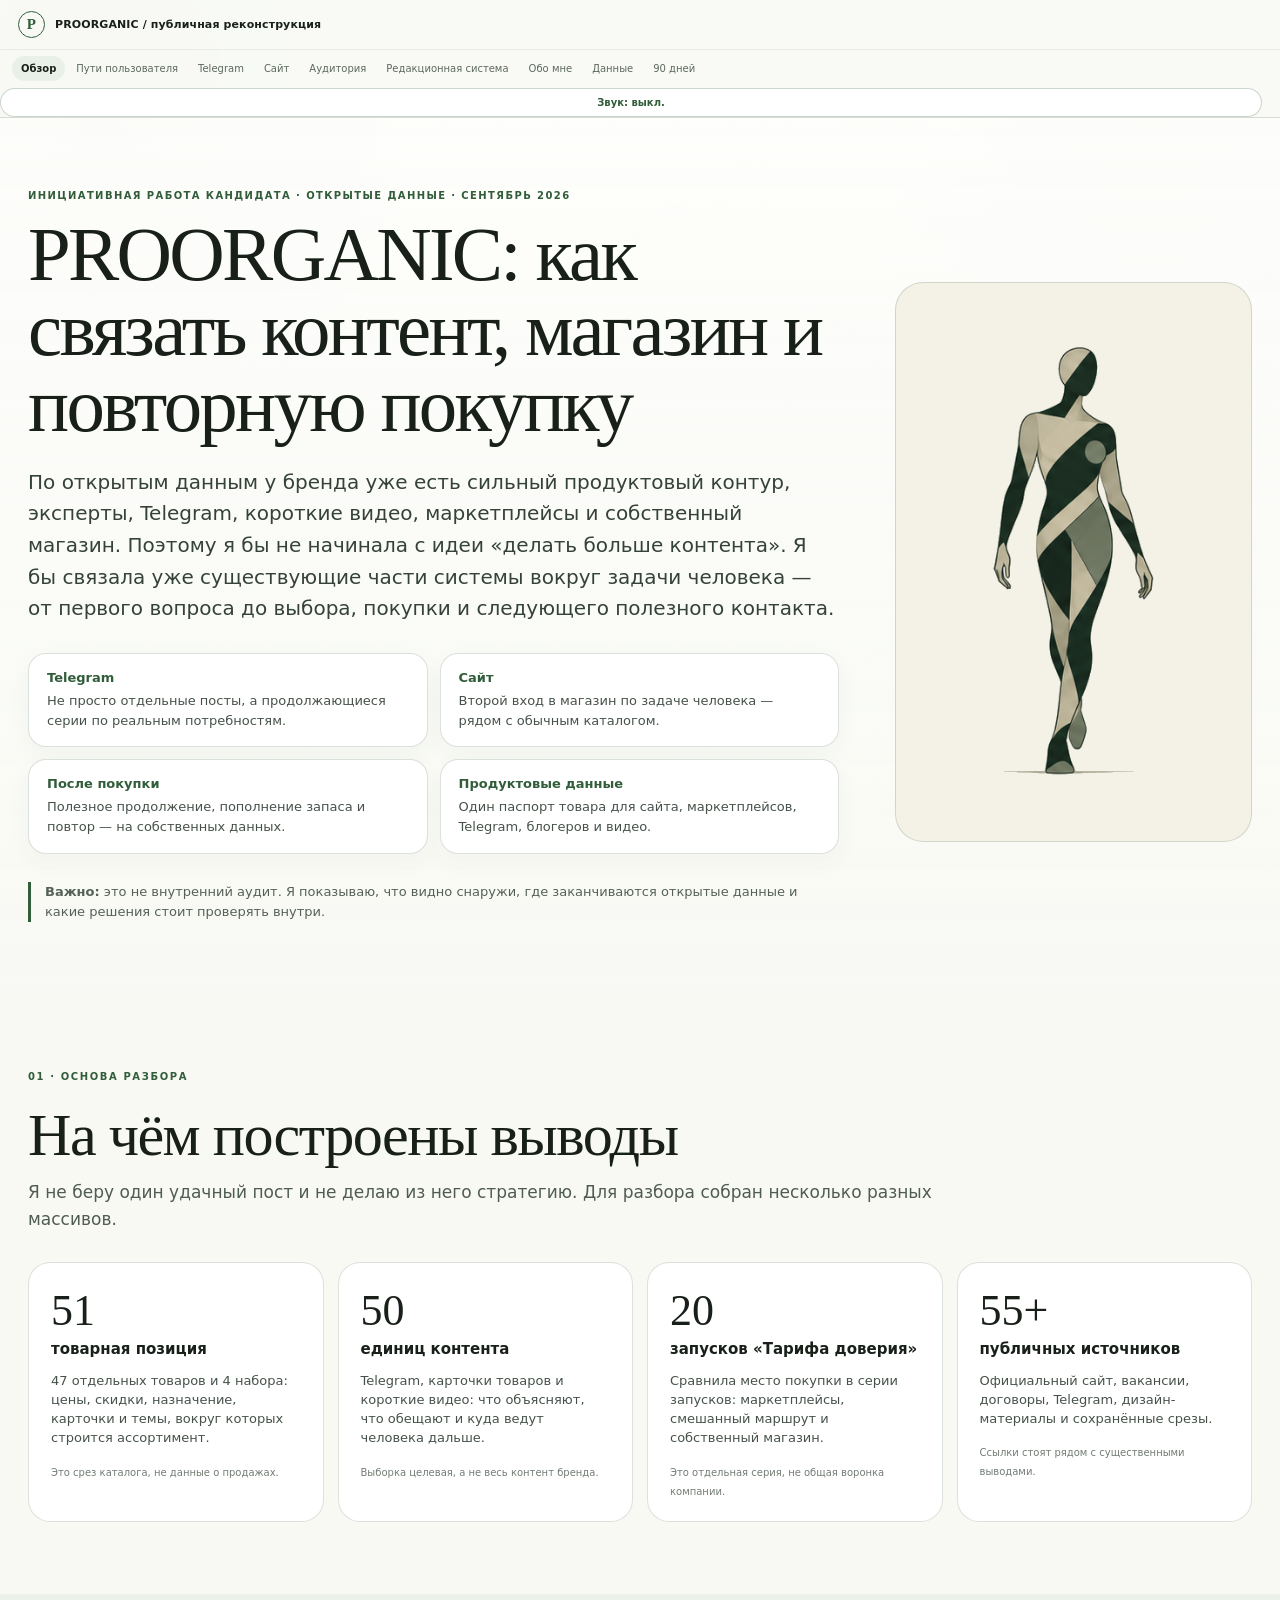
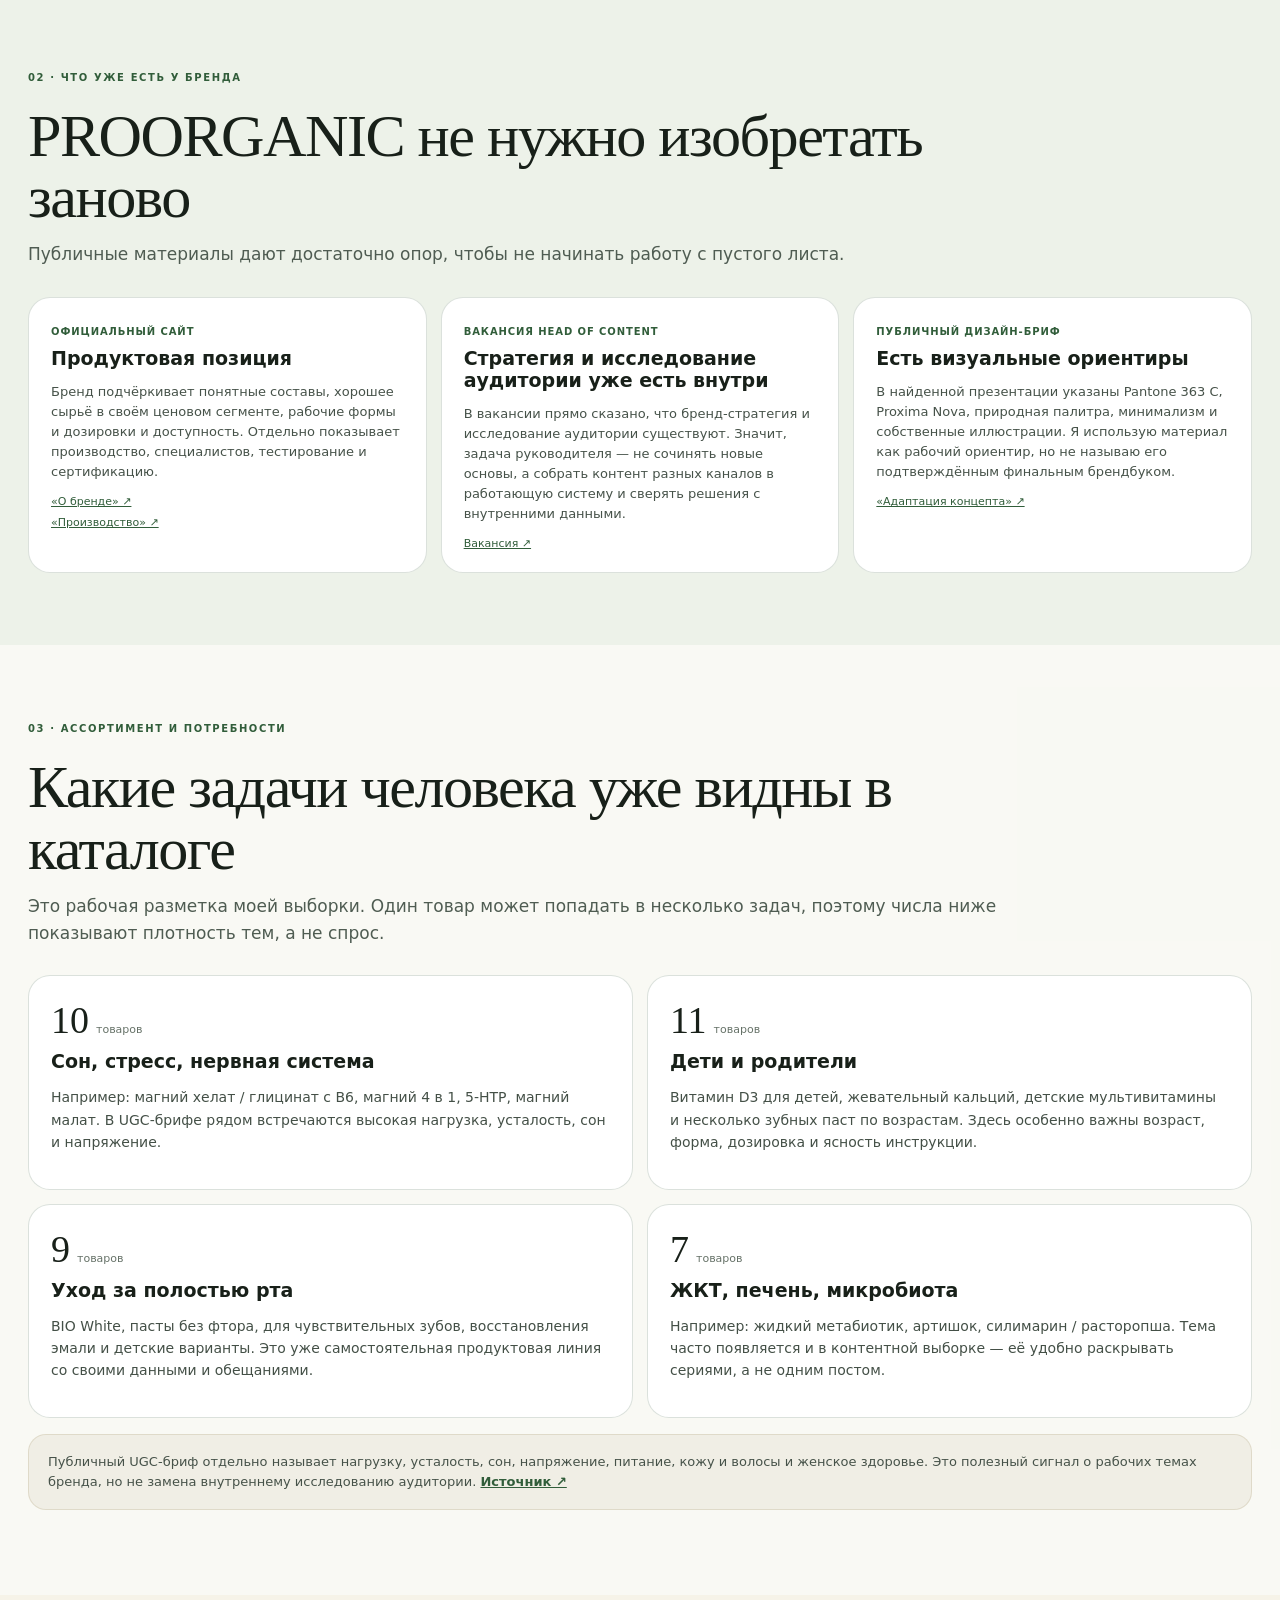
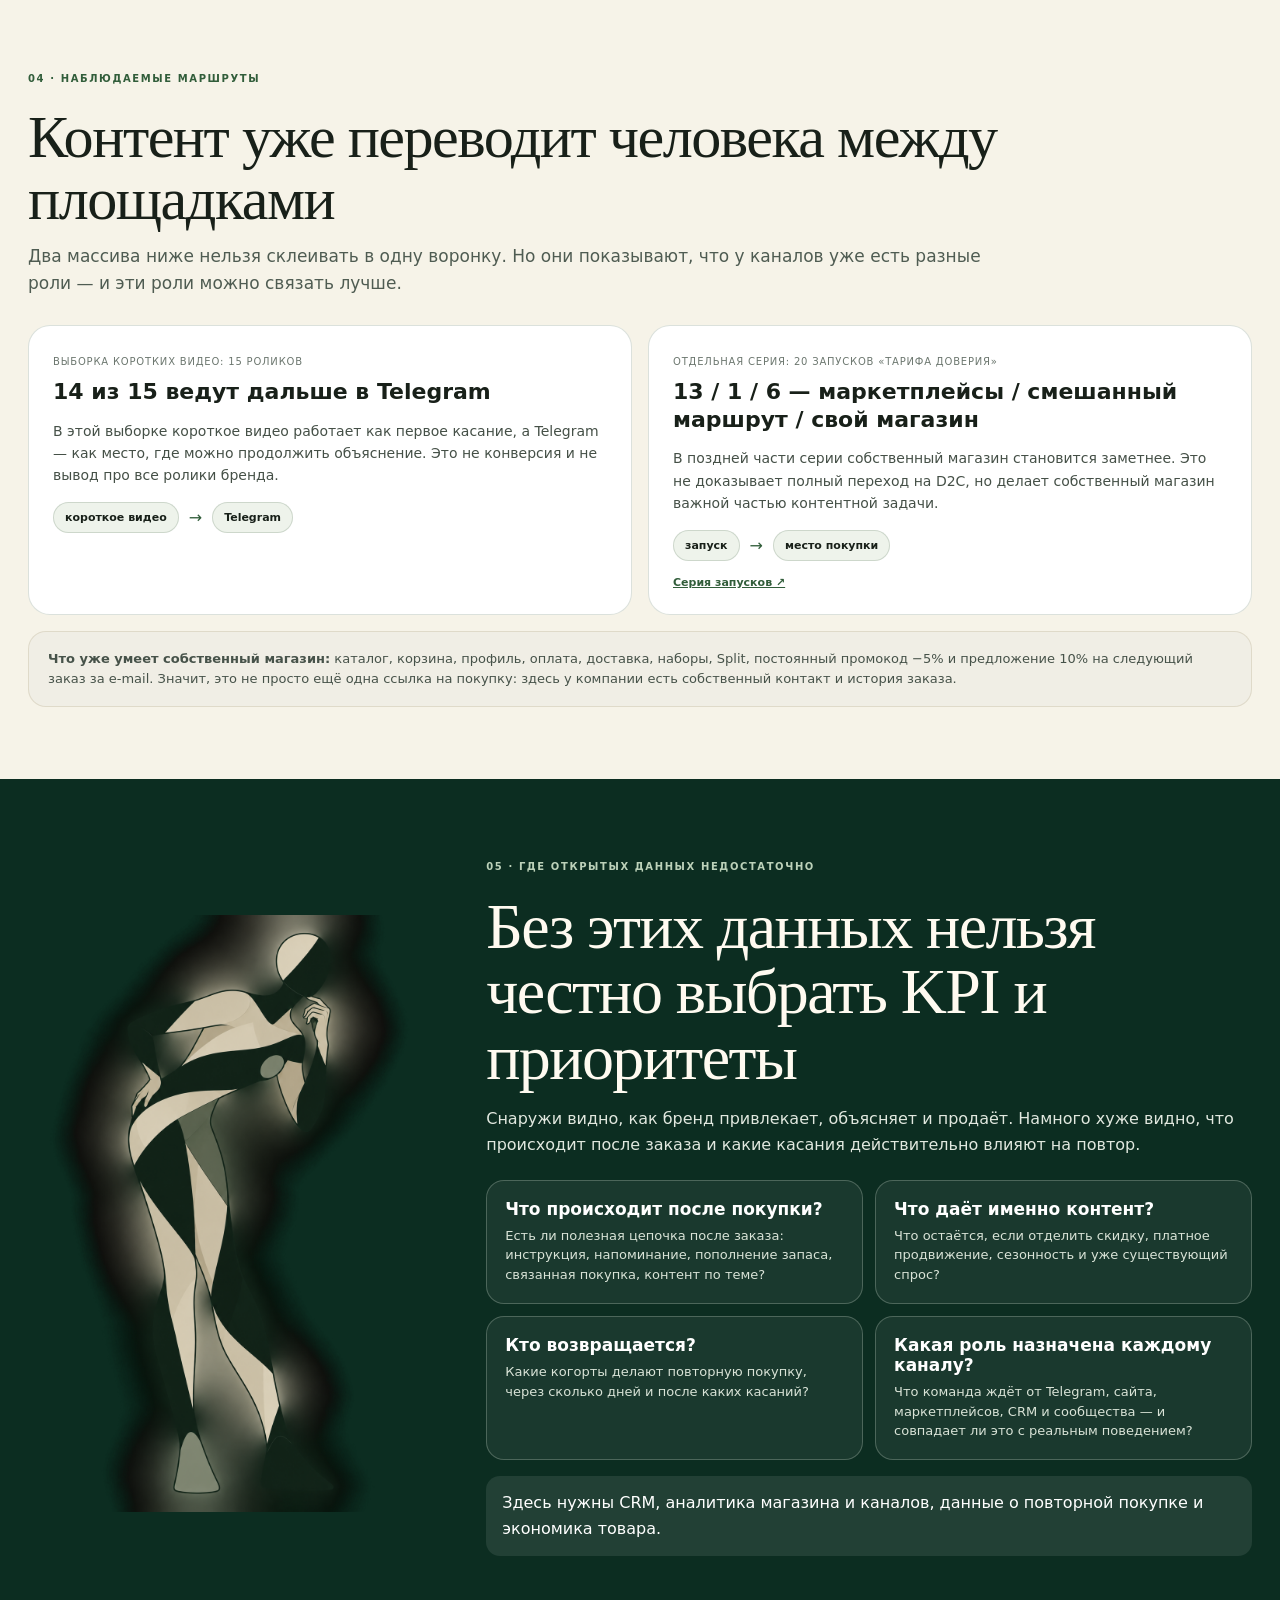
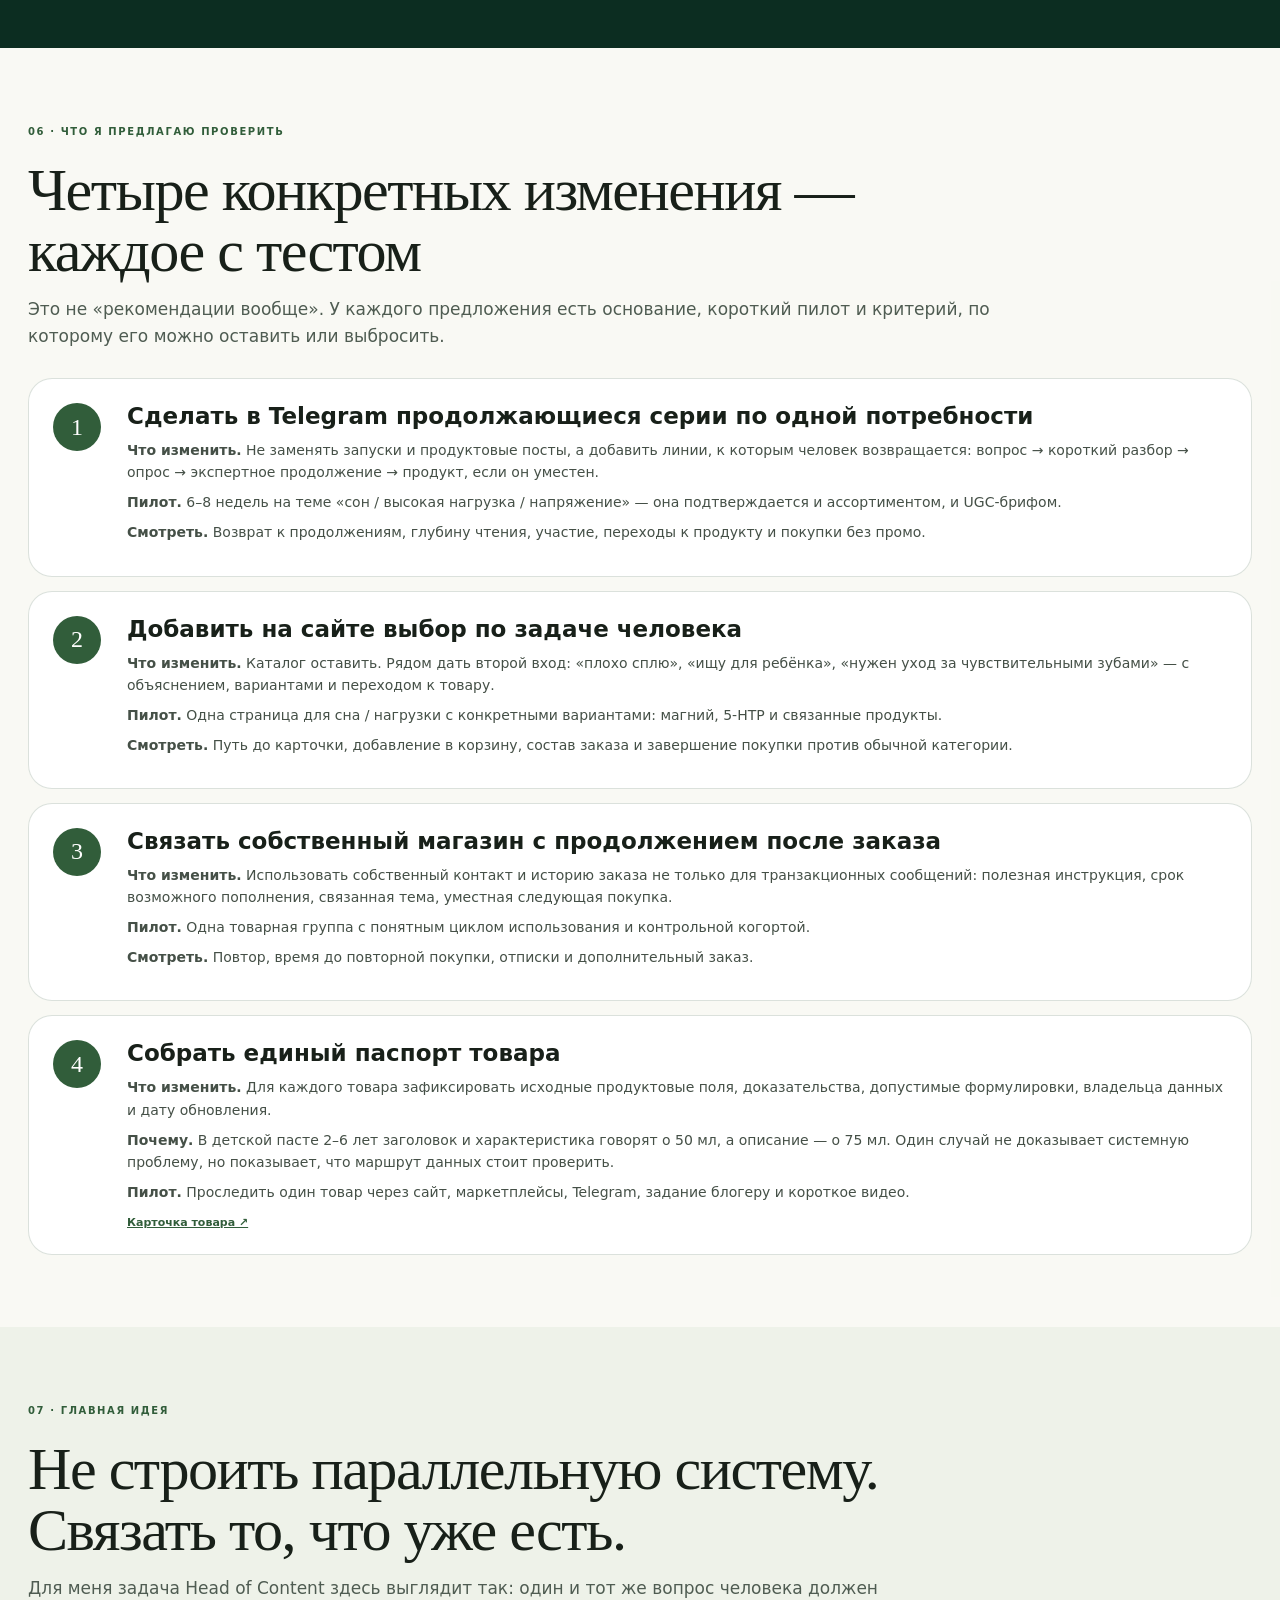
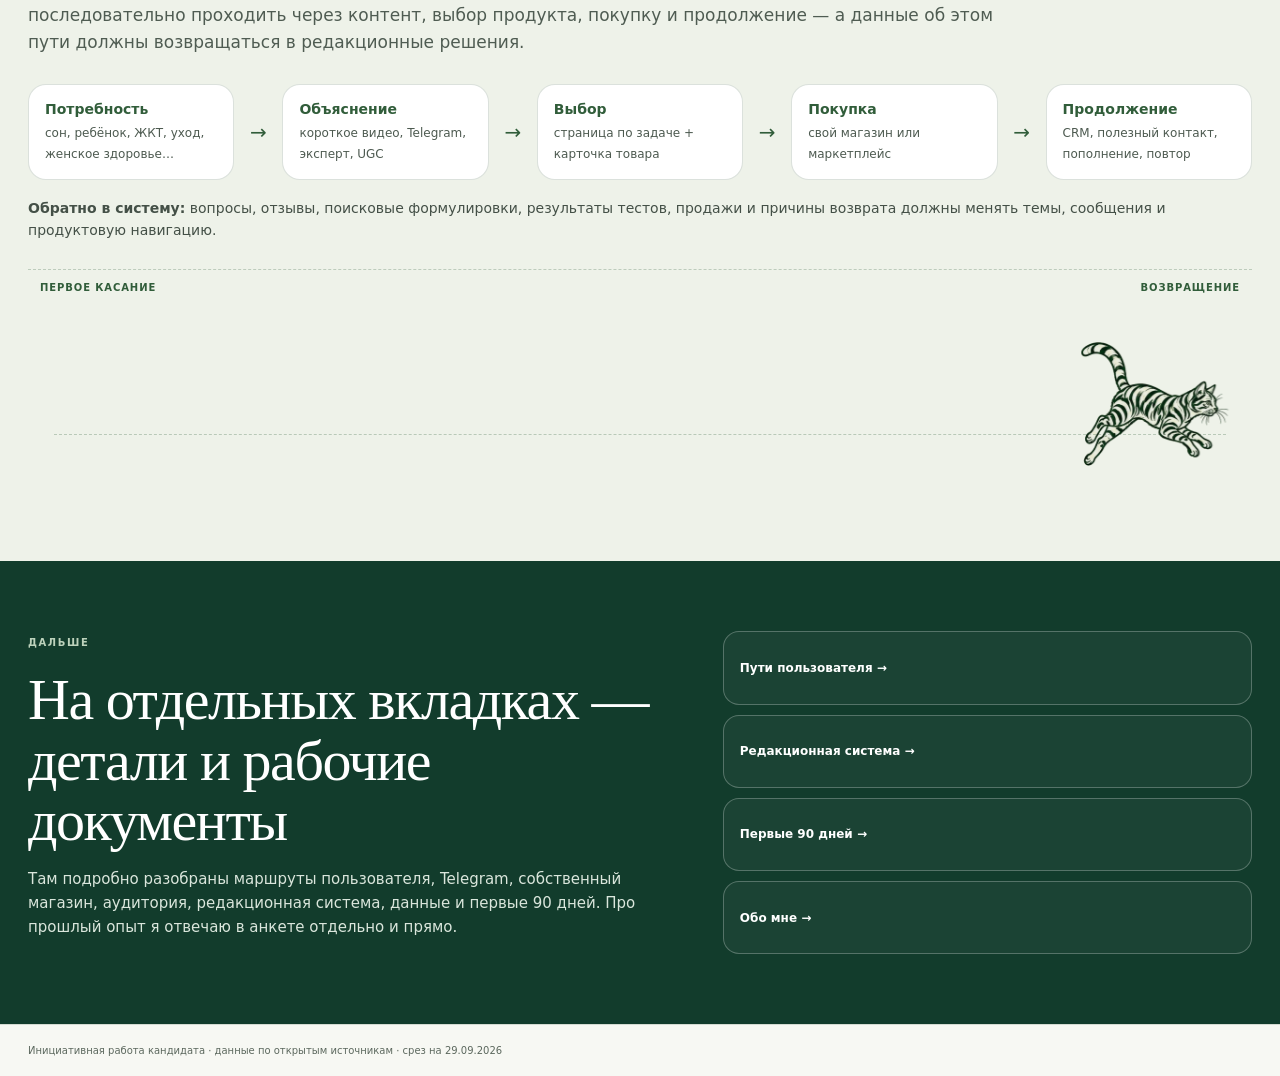
<file: PROORGANIC_v16.html>
<!DOCTYPE html>

<html lang="ru">
<head>
<meta charset="utf-8"/>
<meta content="width=device-width, initial-scale=1" name="viewport"/>
<meta content="light" name="color-scheme"/>
<title>PROORGANIC — прототип сайта — v16</title>
<style>:root{--ink:#182019;--muted:#5c685e;--green:#315d3a;--green2:#6f8d72;--green-soft:#e9f0e7;--paper:#f7f8f3;--white:#fff;--sand:#9b875b;--sand-soft:#f2ecdf;--red:#8c564c;--blue:#4e7474;--line:rgba(35,70,42,.16);--shadow:0 18px 48px rgba(45,66,49,.08)}
*{box-sizing:border-box}html{scroll-behavior:smooth}body{margin:0;color:var(--ink);font-family:Inter,ui-sans-serif,system-ui,-apple-system,BlinkMacSystemFont,"Segoe UI",sans-serif;background:var(--paper);min-height:100vh}body:before{content:"";position:fixed;inset:0;z-index:-2;background:url("assets/texture.svg") top center/1450px auto repeat-y;opacity:.22;pointer-events:none}body:after{content:"";position:fixed;inset:0;z-index:-3;background:radial-gradient(circle at 8% 7%,rgba(111,141,114,.14),transparent 24%),radial-gradient(circle at 90% 12%,rgba(181,159,108,.1),transparent 23%),linear-gradient(180deg,#f9faf6,#f5f7f1 55%,#fbfaf7);pointer-events:none}button,input{font:inherit}a{color:inherit}.shell{width:min(1320px,calc(100% - 56px));margin:0 auto}.topbar{position:sticky;top:0;z-index:100;background:rgba(249,250,246,.94);backdrop-filter:blur(18px);border-bottom:1px solid var(--line)}.brand{height:54px;display:flex;align-items:center;gap:10px;padding:0 28px;white-space:nowrap;font-size:12px;font-weight:800;letter-spacing:.01em}.brand-mark{width:30px;height:30px;border:1px solid var(--green);border-radius:50%;display:grid;place-items:center;font:700 17px Georgia,serif;color:var(--green)}.topbar{display:flex;align-items:center;justify-content:space-between}.tabs{display:flex;gap:3px;padding:8px 18px 8px 8px;overflow-x:auto;scrollbar-width:none}.tabs::-webkit-scrollbar{display:none}.tab-button{border:0;background:transparent;padding:8px 10px;border-radius:999px;color:var(--muted);font-size:11px;white-space:nowrap;cursor:pointer}.tab-button:hover,.tab-button.active{background:var(--green-soft);color:var(--ink)}.tab-button.active{font-weight:800}.tab-panel{display:none}.tab-panel.active{display:block}.hero{display:grid;grid-template-columns:1.2fr .8fr;gap:64px;padding:72px 0 58px;align-items:start}.eyebrow,.section-kicker,.small-label{font-size:10px;letter-spacing:.14em;text-transform:uppercase;font-weight:850;color:var(--green)}h1,h2{font-family:Georgia,"Times New Roman",serif;font-weight:500;letter-spacing:-.025em}.hero h1{font-size:clamp(50px,6vw,82px);line-height:.98;margin:16px 0 22px;max-width:860px}.lead{font-size:19px;line-height:1.55;color:#445147;max-width:850px}.hero-note{margin-top:22px;font-size:12px;color:var(--muted);padding-left:15px;border-left:2px solid var(--green)}.hero-card{background:rgba(255,255,255,.78);border:1px solid var(--line);border-radius:24px;padding:24px;box-shadow:var(--shadow)}.hero-card p{font-size:13px;line-height:1.6;color:var(--muted);margin:18px 0 0}.hero-metrics{display:grid;grid-template-columns:1fr 1fr;gap:10px;margin-top:14px}.hero-metrics div{background:#fff;border:1px solid var(--line);border-radius:16px;padding:14px}.hero-metrics strong{display:block;font:500 30px Georgia,serif}.hero-metrics span{font-size:10px;color:var(--muted)}
.scrolly{display:grid;grid-template-columns:1.05fr .95fr;gap:50px;align-items:start;padding:35px 0 100px}.story-visual{position:sticky;top:78px;height:calc(100vh - 100px);min-height:620px}.visual-surface{height:100%;position:relative;border:1px solid var(--line);border-radius:30px;background:rgba(255,255,255,.74);overflow:hidden;box-shadow:var(--shadow)}.visual-surface:before{content:"";position:absolute;inset:0;background:radial-gradient(circle at 22% 16%,rgba(101,145,107,.12),transparent 31%),radial-gradient(circle at 82% 65%,rgba(190,165,110,.09),transparent 27%);pointer-events:none}.scene{position:absolute;inset:0;padding:50px;opacity:0;transform:translateY(12px);transition:opacity .5s ease,transform .5s ease;pointer-events:none}.scene.active{opacity:1;transform:none}.scene-caption{position:absolute;left:40px;right:40px;bottom:32px;font-size:12px;line-height:1.5;color:var(--muted);padding-top:13px;border-top:1px solid var(--line)}.brand-core{position:absolute;left:50%;top:46%;transform:translate(-50%,-50%);width:190px;height:190px;border-radius:50%;display:grid;place-items:center;background:var(--green);color:#fff;font:500 25px Georgia,serif;box-shadow:0 18px 55px rgba(49,93,58,.18)}.brand-core.small{width:140px;height:140px;font-size:20px;top:50%}.orbit{position:absolute;width:220px;background:#fff;border:1px solid var(--line);border-radius:18px;padding:14px 16px;box-shadow:0 10px 30px rgba(43,64,46,.07)}.orbit b{display:block;font-size:13px}.orbit span{font-size:10px;color:var(--muted)}.p1{left:8%;top:17%}.p2{right:6%;top:18%}.p3{left:50%;bottom:19%;transform:translateX(-50%)}.system-node{position:absolute;padding:10px 12px;border:1px solid var(--line);background:#fff;border-radius:14px;font-size:11px;font-weight:750;z-index:2}.n-product{left:42%;top:9%}.n-production{left:17%;top:16%}.n-experts{right:11%;top:18%}.n-telegram{right:7%;top:43%}.n-vk{right:11%;bottom:22%}.n-video{left:42%;bottom:10%}.n-ugc{left:15%;bottom:17%}.n-influence{left:7%;top:45%}.n-market{right:29%;bottom:7%}.n-store{right:26%;top:8%}.n-chat{left:28%;bottom:6%}.n-crm{right:7%;bottom:40%}.system-lines{position:absolute;inset:0;width:100%;height:100%;color:var(--green);z-index:1}.route-node{position:absolute;z-index:2;border:1px solid var(--line);background:#fff;border-radius:17px;padding:14px;font-size:12px;line-height:1.35;box-shadow:0 8px 25px rgba(45,66,49,.06)}.route-node strong{font-size:11px;color:var(--green)}.rv-video{left:5%;top:41%;width:160px}.rv-tg{left:38%;top:29%;width:165px}.rv-chat{right:7%;top:13%;width:170px}.rv-market{right:5%;top:46%;width:160px}.rv-store{left:43%;bottom:14%;width:170px}.rv-after{right:7%;bottom:10%;width:175px;border-color:rgba(140,86,76,.3)}.route-svg{position:absolute;inset:0;width:100%;height:100%;z-index:1}.route-svg path{fill:none;stroke:var(--green);stroke-width:2}.route-svg path.dashed{stroke-dasharray:7 8;opacity:.65}.route-legend{position:absolute;left:40px;bottom:74px;display:flex;gap:14px;font-size:9px;color:var(--muted)}.route-legend i{display:inline-block;width:28px;height:0;border-top:2px solid var(--green);vertical-align:middle;margin-right:5px}.route-legend i.dash{border-top-style:dashed}.scene-gap{display:grid;grid-template-columns:1fr 110px 1fr;gap:18px;align-items:center;padding:90px 42px}.gap-side{border:1px solid var(--line);background:#fff;border-radius:24px;padding:26px;min-height:220px;display:flex;flex-direction:column;justify-content:center}.gap-side span{font-size:9px;font-weight:800;letter-spacing:.12em;text-transform:uppercase;color:var(--green)}.gap-side strong{font:500 28px Georgia,serif;margin:10px 0}.gap-side p{font-size:12px;line-height:1.5;color:var(--muted);margin:0}.gap-side.return{border-style:dashed}.gap-line{height:1px;border-top:2px dashed rgba(140,86,76,.45);position:relative}.gap-line span{position:absolute;left:50%;top:50%;transform:translate(-50%,-50%);background:var(--paper);padding:5px 8px;font-size:9px;color:var(--red);text-transform:uppercase;letter-spacing:.1em}.cat-runner{position:absolute;left:-5%;bottom:95px;width:180px;height:120px;z-index:8;opacity:0;transition:left .7s ease,bottom .7s ease,opacity .3s ease,transform .4s ease}.cat-runner.visible{opacity:.95}.cat-runner img{position:absolute;inset:0;width:100%;height:100%;object-fit:contain;opacity:0}.cat-runner img.active{opacity:1}.idea-bulbs{position:absolute;right:28px;top:26px;display:flex;gap:5px;z-index:9;opacity:0;transition:opacity .3s}.idea-bulbs.visible{opacity:1}.bulb{width:50px;height:50px}.story-copy{padding-bottom:5vh}.story-step{min-height:88vh;display:flex;flex-direction:column;justify-content:center;padding:60px 0;opacity:.42;transition:opacity .25s}.story-step.active{opacity:1}.step-num{font:500 24px Georgia,serif;color:var(--green)}.story-step h2{font-size:44px;line-height:1.03;margin:12px 0 19px}.story-step>p{font-size:17px;line-height:1.65;color:#4b584e;margin:0}.proposal{margin:24px 0 18px;padding:16px 18px;background:rgba(255,255,255,.75);border:1px solid var(--line);border-radius:16px}.proposal b{font-size:11px;text-transform:uppercase;letter-spacing:.09em;color:var(--green)}.proposal p{font-size:13px;line-height:1.55;color:var(--muted);margin:7px 0 0}.source-row,.source-strip{display:flex;flex-wrap:wrap;gap:7px}.source-row a,.source-strip a{font-size:10px;text-decoration:none;padding:7px 9px;border:1px solid var(--line);background:#fff;border-radius:999px;color:var(--green)}.overview-conclusion{padding:80px 0 110px;border-top:1px solid var(--line)}.overview-conclusion h2{font-size:48px;line-height:1.05;max-width:920px;margin:12px 0 22px}.overview-conclusion p{font-size:18px;line-height:1.65;color:#4c584e;max-width:1000px}
.section-page{padding:72px 0 110px}.page-head{display:grid;grid-template-columns:1.1fr .9fr;gap:60px;align-items:end;margin-bottom:50px}.page-head h1{font-size:58px;line-height:1;margin:12px 0 0}.page-head>p{font-size:16px;line-height:1.65;color:var(--muted);margin:0}.route-dashboard{display:grid;grid-template-columns:repeat(4,1fr);gap:12px}.metric-card{border:1px solid var(--line);background:#fff;border-radius:20px;padding:20px}.metric-card strong{font:500 34px Georgia,serif;display:block}.metric-card>span{font-size:11px;font-weight:750}.metric-card p{font-size:12px;line-height:1.5;color:var(--muted)}.metric-card.unknown{border-style:dashed}.route-flow-large{margin:22px 0 36px;border:1px solid var(--line);background:rgba(255,255,255,.76);border-radius:24px;padding:24px;display:flex;align-items:center;justify-content:space-between;gap:10px}.route-flow-large>div{flex:1;min-height:96px;border-radius:16px;background:#fff;border:1px solid var(--line);display:flex;flex-direction:column;align-items:center;justify-content:center;text-align:center;font-weight:800;font-size:13px;padding:12px}.route-flow-large small{display:block;font-weight:500;color:var(--muted);font-size:10px;margin-top:5px}.route-flow-large>i{font:500 28px Georgia,serif;color:var(--green);font-style:normal}.split-destination{display:grid!important;grid-template-columns:1fr 1fr;gap:6px!important}.split-destination span{padding:10px;background:var(--green-soft);border-radius:10px}.dashed-arrow{opacity:.55}.hypothesis-grid{display:grid;grid-template-columns:repeat(4,1fr);gap:12px}.hypothesis-grid article{background:rgba(255,255,255,.75);border:1px solid var(--line);border-radius:18px;padding:18px}.hypothesis-grid span{font-size:9px;text-transform:uppercase;letter-spacing:.1em;font-weight:800;color:var(--green)}.hypothesis-grid h3{font-size:15px;line-height:1.35}.hypothesis-grid p{font-size:12px;line-height:1.5;color:var(--muted)}.subhead{display:grid;grid-template-columns:1fr 1fr;gap:40px;align-items:end;margin:65px 0 18px}.subhead h2{font-size:34px;margin:0}.subhead p{font-size:12px;line-height:1.55;color:var(--muted);margin:0}.launch-timeline{display:grid;grid-template-columns:repeat(20,minmax(70px,1fr));gap:7px;overflow-x:auto;padding-bottom:8px}.launch-item{min-width:88px;border-radius:14px;padding:10px;border:1px solid var(--line);background:#fff}.launch-item span{font-size:9px;color:var(--muted)}.launch-item b{display:block;font-size:10px;line-height:1.25;margin:5px 0}.launch-item.marketplace-only{border-top:4px solid #7b897d}.launch-item.hybrid{border-top:4px solid var(--sand)}.launch-item.D2C-only{border-top:4px solid var(--green)}.launch-item small{font-size:8px;color:var(--green)}
.compare-two{display:grid;grid-template-columns:1fr 1fr;gap:16px}.surface-card{border:1px dashed var(--line);border-radius:24px;padding:28px;background:rgba(255,255,255,.6)}.surface-card.strong{border-style:solid;background:#fff}.surface-card>span{font-size:9px;text-transform:uppercase;letter-spacing:.1em;color:var(--green);font-weight:850}.surface-card h2{font-size:34px;margin:10px 0 18px}.surface-card ul,.days-grid ul{padding-left:19px;color:var(--muted);font-size:14px;line-height:1.8}.cycle-card{margin-top:18px;background:#fff;border:1px solid var(--line);border-radius:24px;padding:28px}.cycle-card h2{font-size:32px;margin:0 0 20px}.cycle{display:flex;align-items:center;gap:8px}.cycle div{flex:1;border:1px solid var(--line);border-radius:14px;padding:14px;text-align:center;font-size:12px;font-weight:750}.cycle i{font-style:normal;color:var(--green)}.cycle-card p{font-size:13px;color:var(--muted);margin:18px 0 0}.test-card{margin-top:16px;border-left:4px solid var(--green);background:var(--green-soft);padding:18px 20px;border-radius:0 18px 18px 0}.test-card p{margin:6px 0 0;font-size:13px;line-height:1.55;color:#4d5a50}
.journey-compare{display:grid;grid-template-columns:1fr 1fr;gap:16px}.journey-compare>div{background:#fff;border:1px solid var(--line);border-radius:24px;padding:28px}.journey-compare>div.accent{background:var(--green-soft)}.journey-compare span{font-size:9px;text-transform:uppercase;letter-spacing:.1em;color:var(--green);font-weight:800}.journey-compare strong{font:500 28px Georgia,serif;display:block;margin:12px 0}.journey-compare p{font-size:13px;color:var(--muted)}.site-solutions{display:grid;grid-template-columns:repeat(2,1fr);gap:14px;margin:18px 0}.site-solutions article{background:rgba(255,255,255,.7);border:1px solid var(--line);border-radius:18px;padding:20px}.site-solutions h3{font-size:16px;margin:0 0 8px}.site-solutions p{font-size:12px;line-height:1.55;color:var(--muted);margin:0}.source-strip{margin-top:18px}.axis-grid{display:grid;grid-template-columns:repeat(4,1fr);gap:12px}.axis-grid article{background:#fff;border:1px solid var(--line);border-radius:18px;padding:18px}.axis-grid b{font-size:12px}.axis-grid p{font-size:12px;line-height:1.45;color:var(--muted);margin-bottom:0}.cluster-bars{display:grid;gap:8px}.cluster-row{display:grid;grid-template-columns:240px 1fr 80px 80px;gap:12px;align-items:center;background:#fff;border:1px solid var(--line);border-radius:14px;padding:10px 12px}.cluster-row b{font-size:12px}.cluster-row small{display:block;font-size:9px;color:var(--muted);margin-top:3px}.bar{height:9px;background:#e9ede7;border-radius:99px;overflow:hidden}.bar i{display:block;height:100%;background:linear-gradient(90deg,var(--green),#93aa95);border-radius:99px}.count{text-align:right;font-size:11px}.count strong{display:block;font-size:14px}.message-cards{display:grid;grid-template-columns:1fr 1fr;gap:12px}.message-card{border:1px solid var(--line);background:rgba(255,255,255,.75);border-radius:20px;padding:20px}.message-card>span{font-size:9px;text-transform:uppercase;letter-spacing:.09em;font-weight:800;color:var(--green)}.message-card h3{font-size:16px;margin:8px 0}.message-card p{font-size:12px;line-height:1.5;color:var(--muted)}.route-pills{display:flex;flex-wrap:wrap;gap:5px}.route-pills span{font-size:9px;background:var(--green-soft);padding:6px 7px;border-radius:999px}.voice-grid{display:grid;grid-template-columns:repeat(4,1fr);gap:12px}.voice-grid article{background:#fff;border:1px solid var(--line);border-radius:18px;padding:18px}.voice-grid span{font-size:9px;text-transform:uppercase;letter-spacing:.09em;color:var(--green);font-weight:800}.voice-grid h3{font-size:15px}.voice-grid p{font-size:12px;line-height:1.45;color:var(--muted)}.governance-flow{display:flex;align-items:center;gap:7px;margin:22px 0}.governance-flow div{flex:1;background:var(--green-soft);border-radius:12px;padding:12px 8px;text-align:center;font-size:10px;font-weight:750}.governance-flow i{font-style:normal;color:var(--green)}.claim-grid{display:grid;grid-template-columns:repeat(3,1fr);gap:12px}.claim-summary{background:#fff;border:1px solid var(--line);border-radius:18px;padding:20px}.claim-summary span{font-size:9px;text-transform:uppercase;letter-spacing:.09em;color:var(--green);font-weight:800}.claim-summary strong{display:block;font:500 38px Georgia,serif;margin:8px 0}.claim-summary p{font-size:11px;color:var(--muted)}.quality-note{margin-top:15px;border:1px solid var(--line);background:rgba(255,255,255,.72);border-radius:18px;padding:18px}.quality-note p{font-size:13px;line-height:1.55;color:var(--muted);margin-bottom:0}.method-grid{display:grid;grid-template-columns:repeat(4,1fr);gap:12px}.method-grid article{background:#fff;border:1px solid var(--line);border-radius:16px;padding:16px}.method-grid b{font-size:12px}.method-grid p{font-size:11px;line-height:1.45;color:var(--muted);margin-bottom:0}.data-tabs{display:flex;gap:6px;margin:28px 0 14px}.data-tab{border:1px solid var(--line);background:#fff;padding:9px 12px;border-radius:999px;font-size:11px;cursor:pointer}.data-tab.active{background:var(--green);color:#fff;border-color:var(--green)}.data-view{display:none}.data-view.active{display:block}.filter-row{display:flex;justify-content:space-between;align-items:center;gap:15px;margin-bottom:12px}.filter-row input{width:min(480px,100%);padding:11px 13px;border-radius:12px;border:1px solid var(--line);background:#fff}.filter-row span{font-size:11px;color:var(--muted)}.source-grid{display:grid;grid-template-columns:repeat(2,1fr);gap:10px}.source-card{background:#fff;border:1px solid var(--line);border-radius:16px;padding:16px}.source-card .meta{display:flex;justify-content:space-between;gap:10px;font-size:9px;color:var(--muted)}.source-card h3{font-size:14px;margin:8px 0}.source-card p{font-size:11px;line-height:1.45;color:var(--muted)}.source-card a{font-size:10px;color:var(--green);word-break:break-word}.table-wrap{border:1px solid var(--line);background:#fff;border-radius:16px;overflow:auto;max-height:620px}table{width:100%;border-collapse:collapse;min-width:960px}th{position:sticky;top:0;background:#eff4ed;z-index:2;font-size:9px;text-transform:uppercase;letter-spacing:.06em;color:var(--muted);text-align:left;padding:10px;border-bottom:1px solid var(--line)}td{font-size:11px;line-height:1.35;color:#4d5a50;padding:10px;border-bottom:1px solid rgba(35,70,42,.09);vertical-align:top}.days-grid{display:grid;grid-template-columns:repeat(3,1fr);gap:14px}.days-grid article{background:#fff;border:1px solid var(--line);border-radius:22px;padding:24px}.days-grid span{font-size:9px;text-transform:uppercase;letter-spacing:.1em;color:var(--green);font-weight:800}.days-grid h2{font-size:32px;margin:10px 0}.needs-data{margin-top:18px;background:var(--green-soft);border-radius:22px;padding:24px}.needs-data h2{font-size:28px;margin:0 0 16px}.needs-data>div{display:flex;flex-wrap:wrap;gap:8px}.needs-data span{font-size:11px;background:#fff;border:1px solid var(--line);padding:8px 10px;border-radius:999px}footer{border-top:1px solid var(--line);padding:20px 0;color:var(--muted);font-size:10px}
@media(max-width:1100px){.topbar{display:block}.brand{height:48px}.tabs{border-top:1px solid var(--line)}.hero,.page-head,.scrolly{grid-template-columns:1fr}.story-visual{position:relative;top:auto;height:650px}.story-step{min-height:auto;padding:55px 0}.route-dashboard,.hypothesis-grid,.axis-grid,.voice-grid,.method-grid{grid-template-columns:1fr 1fr}.route-flow-large,.cycle,.governance-flow{overflow-x:auto}.route-flow-large>div,.cycle div,.governance-flow div{min-width:160px}.source-grid{grid-template-columns:1fr}}
@media(max-width:720px){.shell{width:min(100% - 28px,1320px)}.hero{padding-top:45px;gap:28px}.hero h1{font-size:48px}.hero-metrics{grid-template-columns:1fr 1fr}.story-visual{height:560px;min-height:0}.scene{padding:24px}.orbit{width:170px;padding:10px}.p1{left:4%;top:14%}.p2{right:4%;top:16%}.p3{bottom:18%}.brand-core{width:130px;height:130px;font-size:18px}.scene-gap{grid-template-columns:1fr;padding:30px}.gap-line{display:none}.gap-side{min-height:150px}.route-svg{display:none}.route-node{position:relative!important;left:auto!important;right:auto!important;top:auto!important;bottom:auto!important;margin:8px;width:auto!important}.scene-route{overflow:auto}.route-legend{display:none}.cat-runner{width:130px;height:90px;bottom:85px}.page-head h1{font-size:44px}.route-dashboard,.hypothesis-grid,.compare-two,.site-solutions,.journey-compare,.axis-grid,.message-cards,.voice-grid,.claim-grid,.method-grid,.days-grid{grid-template-columns:1fr}.subhead{grid-template-columns:1fr}.cluster-row{grid-template-columns:1fr}.bar{height:8px}.count{text-align:left}.source-grid{grid-template-columns:1fr}.route-flow-large{justify-content:flex-start}.cycle{justify-content:flex-start}}

/* v6: вертикальная сценарная прокрутка */
.scrolly{display:block;padding:28px 0 80px;position:relative}
.story-visual{position:sticky;top:68px;height:calc(100vh - 84px);min-height:640px;z-index:1}
.visual-surface{height:100%;border-radius:30px;overflow:hidden}
.story-copy{position:relative;z-index:5;margin-top:-72vh;padding:0 0 18vh}
.story-step{min-height:92vh;display:flex;flex-direction:column;justify-content:flex-end;align-items:flex-start;padding:0 0 7vh;opacity:.18;transition:opacity .28s ease}
.story-step.active{opacity:1}
.story-step>*{max-width:700px}
.story-step h2{font-size:clamp(42px,5vw,68px);line-height:.98;margin:10px 0 16px}
.story-step>p{font-size:17px;line-height:1.6}
.story-step .proposal{max-width:680px;background:rgba(255,255,255,.94);backdrop-filter:blur(12px);box-shadow:0 14px 42px rgba(38,55,41,.08)}
.story-step .source-row{max-width:720px}
.story-step::before{content:"";position:absolute;left:-16px;width:2px;height:0;background:var(--green);transition:height .35s ease}
.story-step.active::before{height:72px}
.scene-caption{left:40px;right:40px;bottom:28px}

/* Кот появляется только в финальном смысловом переходе и больше не режется краем */
.cat-runner{left:36px!important;bottom:42px!important;width:142px;height:96px;opacity:0;transform:none!important;transition:opacity .28s ease,translate .55s ease;overflow:visible}
.cat-runner.visible{opacity:.82;translate:0 0}
.cat-runner:not(.visible){translate:-18px 8px}

/* Лампочка — только в момент формулировки главной гипотезы */
.idea-bulbs{right:34px;top:30px;gap:0;opacity:0}
.idea-bulbs .b2,.idea-bulbs .b3{display:none}
.idea-bulbs.visible{opacity:1}
.bulb{width:58px;height:58px}

/* В финальной сцене освобождаем низ под кота */
.scene-gap{padding:76px 42px 142px}

@media(max-width:1100px){
  .story-visual{position:sticky;top:98px;height:calc(100vh - 112px);min-height:600px}
  .story-copy{margin-top:-68vh}
  .story-step{min-height:90vh;padding-bottom:7vh}
}
@media(max-width:720px){
  .story-visual{top:96px;height:calc(100vh - 110px);min-height:520px}
  .story-copy{margin-top:-64vh;padding-bottom:10vh}
  .story-step{min-height:88vh;padding:0 4px 7vh}
  .story-step h2{font-size:40px}
  .story-step>p{font-size:15px}
  .cat-runner{width:108px;height:74px;left:18px!important;bottom:30px!important}
  .scene-gap{padding:28px 22px 118px}
}

/* v7 — обзор как вертикальная история: каждый смысловой экран живёт отдельно */
.story-stack{padding:18px 0 90px}
.story-chapter{min-height:88vh;display:grid;grid-template-columns:minmax(0,.82fr) minmax(520px,1.18fr);gap:58px;align-items:center;padding:80px 0;border-bottom:1px solid var(--line);position:relative}
.chapter-copy{max-width:610px;position:relative;z-index:3}
.chapter-copy h2{font-size:clamp(46px,4.4vw,70px);line-height:.98;margin:12px 0 20px}
.chapter-copy>p{font-size:18px;line-height:1.65;color:#4b584e;margin:0}
.chapter-copy em{font-family:Georgia,"Times New Roman",serif;font-style:italic;color:var(--green)}
.chapter-visual{height:min(72vh,680px);min-height:560px;position:relative;border:1px solid var(--line);border-radius:30px;background:rgba(255,255,255,.78);overflow:hidden;box-shadow:var(--shadow)}
.chapter-visual:before{content:"";position:absolute;inset:0;background:radial-gradient(circle at 22% 16%,rgba(101,145,107,.12),transparent 31%),radial-gradient(circle at 82% 65%,rgba(190,165,110,.08),transparent 27%);pointer-events:none}
.story-chapter .chapter-copy,.story-chapter .chapter-visual{opacity:.42;transform:translateY(30px);transition:opacity .65s ease,transform .65s cubic-bezier(.2,.7,.2,1)}
.story-chapter.in-view .chapter-copy,.story-chapter.in-view .chapter-visual{opacity:1;transform:none}
.story-chapter .orbit,.story-chapter .system-node,.story-chapter .route-node{opacity:0;transform:translateY(12px) scale(.98);transition:opacity .5s ease,transform .5s ease}
.story-chapter.in-view .orbit,.story-chapter.in-view .system-node,.story-chapter.in-view .route-node{opacity:1;transform:none}
.story-chapter.in-view .p1{transition-delay:.08s}.story-chapter.in-view .p2{transition-delay:.2s}.story-chapter.in-view .p3{transition-delay:.32s}
.story-chapter.in-view .system-node:nth-of-type(2){transition-delay:.06s}.story-chapter.in-view .system-node:nth-of-type(3){transition-delay:.12s}.story-chapter.in-view .system-node:nth-of-type(4){transition-delay:.18s}.story-chapter.in-view .system-node:nth-of-type(5){transition-delay:.24s}.story-chapter.in-view .system-node:nth-of-type(6){transition-delay:.30s}
.system-stage .brand-core{top:50%}
.route-stage .route-svg path{stroke-dasharray:520;stroke-dashoffset:520;transition:stroke-dashoffset 1.15s ease .35s}
.route-chapter.in-view .route-svg path{stroke-dashoffset:0}
.route-stage .route-legend{bottom:26px}

/* отдельный экран инсайта: погасшая лампа = темно, включение реально освещает сцену */
.insight-chapter{min-height:135vh;position:relative;padding:0 0 70px}
.insight-stage{position:sticky;top:76px;height:calc(100vh - 92px);min-height:620px;border-radius:30px;overflow:hidden;border:1px solid rgba(255,255,255,.12);background:#0d1710;box-shadow:0 24px 70px rgba(18,28,20,.18);--light:0}
.insight-darkness{position:absolute;inset:0;background:linear-gradient(150deg,#08100b 0%,#111b13 58%,#0b120d 100%)}
.insight-light{position:absolute;inset:-5%;opacity:var(--light);background:radial-gradient(circle at 76% 34%,rgba(255,238,165,.98) 0%,rgba(249,221,125,.68) 9%,rgba(211,209,163,.28) 26%,rgba(91,118,84,.12) 42%,transparent 63%);transition:opacity .08s linear}
.insight-stage:after{content:"";position:absolute;inset:0;opacity:calc(var(--light) * .92);background:linear-gradient(110deg,rgba(248,248,238,.02),rgba(248,246,222,.84));mix-blend-mode:screen;pointer-events:none}
.bulb-wrap{position:absolute;right:10%;top:18%;width:120px;height:120px;z-index:4;filter:drop-shadow(0 0 calc(42px * var(--light)) rgba(255,225,102,.82));transition:filter .08s linear}
.bulb-wrap img{width:100%;height:100%;object-fit:contain}
.insight-copy{position:absolute;left:7%;bottom:11%;max-width:760px;z-index:5;color:#e7eee7;transform:translateY(calc((1 - var(--light))*18px));}
.insight-copy span{font-size:10px;letter-spacing:.14em;text-transform:uppercase;font-weight:850;color:#abc1af}
.insight-copy h2{font:500 clamp(42px,5vw,76px)/.98 Georgia,"Times New Roman",serif;letter-spacing:-.025em;margin:12px 0 18px;color:#f5f7ee;opacity:calc(.52 + var(--light)*.48)}
.insight-copy p{font-size:18px;line-height:1.6;max-width:680px;color:#e8efe8;opacity:calc(.46 + var(--light)*.54)}

/* финальный экран: кот действительно пробегает по мере прокрутки */
.gap-chapter{min-height:125vh;align-items:start;padding-top:100px}
.gap-chapter .chapter-copy{position:sticky;top:118px}
.gap-stage{height:78vh;min-height:650px;position:sticky;top:96px;overflow:hidden;padding:58px 42px 150px}
.gap-cards{height:100%;display:grid;grid-template-columns:1fr 110px 1fr;gap:18px;align-items:center}
.cat-track{position:absolute;left:32px;right:32px;bottom:20px;height:125px;border-bottom:1px solid rgba(49,93,58,.18);overflow:visible;z-index:8}
.cat-track:after{content:"";position:absolute;left:0;right:0;bottom:-1px;height:24px;background:linear-gradient(180deg,transparent,rgba(49,93,58,.035));pointer-events:none}
.cat-runner{position:absolute!important;left:0!important;bottom:0!important;width:156px!important;height:116px!important;opacity:.94!important;transform:translate3d(0,0,0);transition:none!important;overflow:visible!important;will-change:transform}
.cat-runner img{position:absolute;inset:0;width:100%;height:100%;object-fit:contain;opacity:0}
.cat-runner img.active{opacity:1}

@media(max-width:1100px){
  .story-chapter{grid-template-columns:1fr;min-height:auto;gap:34px;padding:72px 0}.chapter-copy{max-width:780px}.chapter-visual{height:680px;min-height:0}.insight-stage{top:98px;height:calc(100vh - 114px)}.gap-chapter{display:block}.gap-chapter .chapter-copy{position:relative;top:auto;margin-bottom:34px}.gap-stage{position:relative;top:auto;height:650px}.gap-chapter{min-height:auto}
}
@media(max-width:720px){
  .story-chapter{padding:54px 0}.chapter-copy h2{font-size:44px}.chapter-copy>p{font-size:16px}.chapter-visual{height:570px}.insight-chapter{min-height:120vh}.insight-stage{top:96px;height:calc(100vh - 110px);min-height:520px}.bulb-wrap{width:82px;height:82px;right:7%;top:13%}.insight-copy{left:7%;right:7%;bottom:9%}.insight-copy h2{font-size:44px}.insight-copy p{font-size:15px}.gap-stage{padding:28px 20px 130px;height:auto;min-height:620px}.gap-cards{grid-template-columns:1fr;align-content:center}.gap-line{display:none}.cat-track{left:18px;right:18px;height:95px}.cat-runner{width:118px!important;height:86px!important}.system-stage .system-node{font-size:9px;padding:8px}.route-stage .route-svg{display:none}.route-stage .route-node{position:relative!important;inset:auto!important;width:auto!important;margin:10px}.route-stage{padding:18px;overflow:auto}.route-stage .route-legend{display:none}
}


/* v8 — компактная шапка и редакционный ассет в первой сцене */
.topbar{display:grid;grid-template-columns:auto minmax(0,1fr);align-items:center;width:100%;overflow:hidden}
.brand{padding:0 18px 0 24px;font-size:11px;min-width:0}
.tabs{min-width:0;justify-content:flex-end;gap:2px;padding:7px 12px 7px 4px;overflow:visible}
.tab-button{font-size:10.5px;padding:7px 8px}
.brand-stage.editorial-asset{background:#f7f7f1;padding:0;overflow:hidden}
.brand-stage.editorial-asset:before{display:none}
.brand-stage.editorial-asset img{width:100%;height:100%;object-fit:cover;object-position:center;display:block;transform:scale(1.018);transition:transform 1.05s cubic-bezier(.2,.7,.2,1),filter .6s ease;filter:saturate(.94) contrast(.99)}
.brand-chapter.in-view .brand-stage.editorial-asset img{transform:scale(1)}
@media(max-width:1450px){.brand{font-size:10px;padding-left:16px;padding-right:10px}.brand-mark{width:27px;height:27px;font-size:15px}.tab-button{font-size:9.7px;padding:6px 6px}.tabs{padding-right:8px}}
@media(max-width:1100px){.topbar{display:block;overflow:visible}.tabs{overflow-x:auto;justify-content:flex-start;border-top:1px solid var(--line)}.brand-stage.editorial-asset{height:620px}}

/* v9 — логика слоёв, полный ассет бренда, реальное движение кота */
.topbar{display:flex;align-items:center;justify-content:space-between;overflow:visible;min-height:58px}
.brand{flex:0 0 auto;padding:0 18px 0 22px;font-size:11px}
.tabs{display:flex;flex:1 1 auto;justify-content:flex-end;gap:2px;padding:7px 12px 7px 2px;min-width:0;overflow:visible}
.tab-button{font-size:10px;padding:7px 8px;flex:0 0 auto}

.brand-stage.editorial-asset{height:auto;aspect-ratio:16/10;background:rgba(255,255,255,.62);padding:14px;overflow:hidden;display:grid;place-items:center}
.brand-stage.editorial-asset img{width:100%;height:100%;object-fit:contain!important;object-position:center!important;transform:none!important;filter:saturate(.95) contrast(.99);border-radius:22px;box-shadow:0 16px 42px rgba(43,64,46,.07)}

.system-architecture{height:auto;min-height:700px;padding:26px!important;display:flex;flex-direction:column;justify-content:center;gap:8px;overflow:hidden;background:linear-gradient(180deg,rgba(255,255,255,.88),rgba(248,249,245,.82))}
.system-architecture:before{content:"";position:absolute;inset:0;background:radial-gradient(circle at 15% 20%,rgba(111,141,114,.10),transparent 28%),radial-gradient(circle at 88% 78%,rgba(180,157,110,.08),transparent 30%);pointer-events:none}
.arch-layer{position:relative;z-index:1;display:grid;grid-template-columns:150px 1fr;gap:14px;align-items:center;border:1px solid var(--line);border-radius:20px;padding:14px 16px;background:rgba(255,255,255,.86);box-shadow:0 8px 24px rgba(46,64,49,.05)}
.arch-label{display:flex;flex-direction:column;gap:2px;border-right:1px solid var(--line);padding-right:12px}.arch-label b{font:500 24px Georgia,serif;color:var(--green)}.arch-label span{font-size:11px;font-weight:850;text-transform:uppercase;letter-spacing:.08em}.arch-label small{font-size:9px;line-height:1.35;color:var(--muted)}
.arch-items{display:grid;gap:7px}.arch-items.five{grid-template-columns:repeat(5,minmax(0,1fr))}.arch-items.six{grid-template-columns:repeat(3,minmax(0,1fr))}.arch-items span{min-height:44px;display:flex;align-items:center;justify-content:center;text-align:center;border-radius:12px;padding:8px 7px;font-size:10px;font-weight:750;line-height:1.25;border:1px solid rgba(49,93,58,.13);background:#fff}
.foundation-layer{border-color:rgba(49,93,58,.22)}.foundation-layer .arch-items span{background:#eef4ec}
.format-layer{border-color:rgba(156,126,75,.22)}.format-layer .arch-items span{background:#f7f1e6}
.platform-layer{border-color:rgba(78,116,116,.20)}.platform-layer .arch-items span{background:#edf4f4}
.lifecycle-layer{border-color:rgba(140,86,76,.20)}
.arch-flow{position:relative;z-index:1;text-align:center;color:var(--green);font:500 20px Georgia,serif;height:16px;line-height:16px;opacity:.7}
.lifecycle-line{display:flex;align-items:center;gap:6px;justify-content:space-between}.lifecycle-line span{flex:1;border:1px solid rgba(140,86,76,.16);background:#f7efed;border-radius:12px;padding:10px 6px;text-align:center;font-size:10px;font-weight:800}.lifecycle-line i{font-style:normal;color:var(--red);font-size:16px}
.feedback-loop{position:relative;z-index:1;margin:4px 12px 0;border:1px dashed rgba(49,93,58,.28);border-radius:16px;padding:10px 14px;display:grid;grid-template-columns:auto 1fr;column-gap:12px;align-items:center;background:rgba(234,241,231,.52)}.feedback-loop b{font-size:10px;text-transform:uppercase;letter-spacing:.08em;color:var(--green)}.feedback-loop span{font-size:10px;color:#435046}.feedback-loop small{grid-column:2;font-size:9px;color:var(--muted);margin-top:2px}

.route-node .node-kind{display:block;margin-bottom:4px;font-size:8px!important;line-height:1;text-transform:uppercase;letter-spacing:.1em;color:#7b887d;font-weight:850}

/* В финальной сцене кот физически проходит путь между двумя сторонами. */
.gap-chapter{min-height:150vh!important;position:relative}
.gap-stage{height:76vh;min-height:640px;position:sticky!important;top:88px!important;padding:52px 42px 150px!important;overflow:hidden!important}
.gap-cards{position:relative;z-index:2}
.cat-track{position:absolute!important;left:7%!important;right:7%!important;bottom:28px!important;height:122px!important;border-bottom:1px solid rgba(49,93,58,.18)!important;overflow:visible!important;z-index:8!important}
.cat-track:before{content:"";position:absolute;left:0;right:0;bottom:-1px;height:1px;background:linear-gradient(90deg,rgba(49,93,58,.18),rgba(49,93,58,.42),rgba(49,93,58,.18))}
.cat-track:after{display:none!important}
.cat-track-label{position:absolute;bottom:-23px;font-size:8px;text-transform:uppercase;letter-spacing:.12em;color:#768278}.cat-track-label.start{left:0}.cat-track-label.end{right:0}
.cat-runner{position:absolute!important;left:0!important;bottom:0!important;width:174px!important;height:112px!important;opacity:.95!important;transform:translate3d(0,0,0);transition:none!important;overflow:visible!important;will-change:transform}
.cat-runner img{position:absolute;inset:0;width:100%;height:100%;object-fit:contain;opacity:0;filter:drop-shadow(0 6px 4px rgba(49,93,58,.08))}
.cat-runner img.active{opacity:1}

/* Лампочка: сама иконка лишь часть эффекта, свет — в сцене. */
.insight-stage{--light:0}
.insight-darkness{opacity:calc(1 - var(--light) * .74);transition:opacity .08s linear}
.insight-light{opacity:calc(var(--light) * .95)!important;filter:blur(calc((1 - var(--light))*4px))}
.bulb-wrap{filter:drop-shadow(0 0 calc(var(--light)*28px) rgba(255,224,126,calc(var(--light)*.9)))}

@media(max-width:1280px){
  .topbar{display:grid!important;grid-template-columns:1fr!important;align-items:stretch;overflow:visible!important}
  .brand{height:50px;padding-left:18px;border-bottom:1px solid rgba(35,70,42,.08)}
  .tabs{justify-content:flex-start!important;overflow-x:auto!important;padding:6px 12px 7px!important;scrollbar-width:none}
  .tabs::-webkit-scrollbar{display:none}
  .tab-button{font-size:10px;padding:7px 9px}
  .story-chapter{grid-template-columns:1fr!important;min-height:auto!important;gap:32px!important}
  .brand-stage.editorial-asset{max-width:960px;width:100%;justify-self:center}
  .system-architecture{min-height:620px}
  .gap-chapter{min-height:auto!important}.gap-stage{position:relative!important;top:auto!important;height:auto!important;min-height:650px}
}
@media(max-width:760px){
  .arch-layer{grid-template-columns:1fr;gap:8px}.arch-label{border-right:0;border-bottom:1px solid var(--line);padding:0 0 8px}.arch-items.five,.arch-items.six{grid-template-columns:repeat(2,minmax(0,1fr))}.lifecycle-line{flex-wrap:wrap}.lifecycle-line i{display:none}.lifecycle-line span{flex:1 1 46%}.feedback-loop{grid-template-columns:1fr}.feedback-loop small{grid-column:1}.cat-track{left:5%!important;right:5%!important}.cat-runner{width:132px!important;height:92px!important}.brand-stage.editorial-asset{padding:6px;border-radius:18px}.brand-stage.editorial-asset img{border-radius:16px}
}

/* ===== v10: новая главная — инициативный кейс ===== */
.case-home{--cream:#f7f3e8;--deep:#0c281d;--deep2:#14382a;--sage:#a9b7a0;--warm:#f3df9d;--line2:rgba(27,67,45,.18)}
.case-home .case-bg{position:absolute;inset:0;background:linear-gradient(90deg,rgba(249,247,239,.96),rgba(249,247,239,.77)),url("assets/background.png") center/cover no-repeat;z-index:0}
.case-hero{position:relative;overflow:hidden;border-bottom:1px solid var(--line);background:#f8f5ec}
.case-hero-grid{position:relative;z-index:1;display:grid;grid-template-columns:minmax(0,1.18fr) minmax(330px,.82fr);min-height:700px;align-items:center;gap:42px;padding:84px 0 46px}
.case-hero-copy{max-width:880px}.case-hero h1{font-size:clamp(54px,6.4vw,92px);line-height:.94;margin:14px 0 26px;letter-spacing:-.045em}
.case-lead{font-size:19px;line-height:1.62;color:#415047;max-width:820px;margin:0}.case-disclaimer{font-size:12px;line-height:1.55;color:#637067;border-left:2px solid var(--green);padding-left:14px;max-width:740px;margin-top:22px}
.hero-actions{display:flex;gap:10px;flex-wrap:wrap;margin-top:28px}.primary-action,.secondary-action,.ending-links button,.about-links a{border:1px solid var(--green);border-radius:999px;padding:11px 16px;text-decoration:none;background:#fff;color:var(--green);font-size:12px;font-weight:800;cursor:pointer}.primary-action{background:var(--green);color:#fff}.secondary-action{background:rgba(255,255,255,.76)}
.hero-character-wrap{height:590px;position:relative;display:flex;align-items:flex-end;justify-content:center}.hero-character{height:100%;max-width:100%;object-fit:contain;mix-blend-mode:multiply;filter:drop-shadow(0 18px 22px rgba(21,60,37,.08))}
.speech-bubble{position:absolute;background:rgba(255,255,255,.92);border:1px solid rgba(49,93,58,.22);border-radius:18px 18px 18px 4px;padding:13px 16px;max-width:250px;font-size:13px;line-height:1.35;color:#33463a;box-shadow:0 14px 34px rgba(43,64,46,.08)}.speech-bubble:after{content:"";position:absolute;left:20px;bottom:-9px;width:16px;height:16px;background:inherit;border-left:1px solid rgba(49,93,58,.22);border-bottom:1px solid rgba(49,93,58,.22);transform:rotate(-45deg)}.hero-speech{right:3%;top:18%;max-width:210px}
.evidence-strip{position:relative;z-index:1;display:grid;grid-template-columns:repeat(4,1fr);gap:12px;padding-bottom:48px}.evidence-strip>div{background:rgba(255,255,255,.79);border:1px solid var(--line2);border-radius:18px;padding:18px;min-height:132px}.evidence-strip strong{font:500 38px Georgia,serif;display:block}.evidence-strip span{display:block;font-size:11px;font-weight:850;margin:3px 0 8px}.evidence-strip small{font-size:10px;line-height:1.45;color:var(--muted)}
.case-section{position:relative;display:grid;grid-template-columns:minmax(260px,.72fr) minmax(0,1.28fr);gap:48px;padding:110px 0;min-height:780px;align-items:center}.case-section.brand-reading{grid-template-columns:minmax(0,1.25fr) minmax(300px,.75fr)}.case-section.observations{grid-template-columns:minmax(0,1.4fr) minmax(250px,.6fr)}.case-section.test-design{grid-template-columns:minmax(0,1.45fr) minmax(250px,.55fr)}
.section-character{position:relative;align-self:stretch;min-height:560px;display:flex;align-items:flex-end;justify-content:center}.section-character img{width:100%;height:100%;max-height:620px;object-fit:contain;mix-blend-mode:multiply}.section-character .speech-bubble{top:8%;right:2%}.left-character .speech-bubble{right:-2%;top:12%}.right-character .right-bubble{left:-8%;right:auto;top:15%}.pointer-character .speech-bubble{left:-20%;right:auto;top:12%}.reaching-character .speech-bubble{right:-8%;top:6%}.confident-character .speech-bubble{left:-20%;right:auto;top:8%}
.section-content{position:relative;z-index:2}.section-content.offset-right{max-width:880px}.section-content.wide-content{grid-column:1/2}.scene-label{display:inline-block;font-size:10px;letter-spacing:.16em;text-transform:uppercase;font-weight:900;color:var(--green);margin-bottom:12px}.case-section h2,.hypothesis-zone h2,.reserve-section h2,.case-ending h2{font-size:clamp(42px,5vw,66px);line-height:.98;margin:0 0 24px}.scene-intro{font-size:18px;line-height:1.65;color:#49564d;max-width:900px}
.evidence-grid{display:grid;grid-template-columns:1fr 1fr;gap:14px;margin-top:28px}.evidence-grid article{background:rgba(255,255,255,.83);border:1px solid var(--line2);border-radius:22px;padding:22px}.evidence-grid span,.observation-card>span,.hypothesis-list .hyp-number,.reserve-compare span,.capability-grid>article>span{font-size:9px;font-weight:900;letter-spacing:.12em;text-transform:uppercase;color:var(--green)}.evidence-grid h3{font-size:18px;margin:8px 0 8px}.evidence-grid p{font-size:13px;line-height:1.55;color:var(--muted);margin:0}
.positioning-line{display:grid;grid-template-columns:1fr 40px 1fr;align-items:center;gap:12px;margin:30px 0}.positioning-line>div{border:1px solid var(--line2);border-radius:20px;padding:20px;background:#fff}.positioning-line b,.positioning-line span,.positioning-line small{display:block}.positioning-line b{font-size:10px;text-transform:uppercase;letter-spacing:.1em;color:var(--green)}.positioning-line span{font-size:17px;line-height:1.4;margin-top:8px}.positioning-line small{font-size:10px;color:var(--muted);margin-top:6px}.positioning-line>i{text-align:center;font:500 28px Georgia,serif;color:var(--green)}.hypothesis-card{background:#eff2e9!important}.human-sources{display:flex;flex-wrap:wrap;gap:8px}.human-sources a,.observation-card a{font-size:10px;line-height:1.4;color:var(--green);text-decoration:none;border-bottom:1px solid rgba(49,93,58,.3)}

/* sticky dark-to-light scene */
.lightlab-scene{height:205vh;position:relative;background:#081d15}.lightlab-sticky{--scene-light:0;position:sticky;top:70px;height:calc(100vh - 70px);min-height:650px;overflow:hidden;color:#f7f5eb;transition:color .35s ease}.lightlab-sticky.is-lit{color:#182019}.dark-field,.light-field{position:absolute;inset:0}.dark-field{background:radial-gradient(circle at 70% 18%,rgba(120,150,108,.14),transparent 28%),linear-gradient(120deg,#06130e,#0d2a1e 58%,#102f23);opacity:calc(1 - var(--scene-light)*.92)}.light-field{background:linear-gradient(90deg,rgba(250,247,237,.95),rgba(248,245,235,.86)),url("assets/background.png") center/cover no-repeat;opacity:var(--scene-light)}
.lightlab-grid{position:relative;z-index:2;display:grid;grid-template-columns:.72fr 1.28fr;gap:52px;height:100%;align-items:center}.lightlab-character{height:88%;position:relative;display:flex;align-items:flex-end;justify-content:center}.lightlab-character>img{position:absolute;inset:0;width:100%;height:100%;object-fit:contain;transition:opacity .12s linear}.character-dark{opacity:calc(1 - var(--scene-light))}.character-light{opacity:var(--scene-light);mix-blend-mode:multiply}.dark-speech{left:50%;top:8%;right:auto;transform:translateX(-10%);background:rgba(7,26,18,.82);color:#eef4ec;border-color:rgba(221,237,217,.25)}.lightlab-sticky.is-lit .dark-speech{background:rgba(255,255,255,.93);color:#314439;border-color:rgba(49,93,58,.22)}
.lightlab-copy{padding:38px;border:1px solid rgba(226,237,221,.16);border-radius:28px;background:rgba(5,24,17,.48);backdrop-filter:blur(8px);transition:background .35s,border-color .35s}.lightlab-sticky.is-lit .lightlab-copy{background:rgba(255,255,255,.72);border-color:var(--line2)}.lightlab-copy .scene-label{color:#b4cda9}.lightlab-sticky.is-lit .scene-label{color:var(--green)}.lightlab-copy h2{font-size:clamp(48px,6vw,78px);margin:0 0 18px}.lightlab-copy>p{font-size:17px;line-height:1.62;max-width:800px;opacity:.88}
.dark-questions{display:grid;grid-template-columns:1fr 1fr;gap:10px;margin-top:24px}.dark-questions article{position:relative;display:grid;grid-template-columns:58px 1fr;gap:12px;align-items:center;padding:14px;border:1px solid rgba(232,240,227,.16);background:rgba(255,255,255,.055);border-radius:18px;transition:background .3s,border-color .3s}.lightlab-sticky.is-lit .dark-questions article{background:rgba(255,255,255,.84);border-color:var(--line2)}.dark-questions b{font-size:13px}.dark-questions p{font-size:11px;line-height:1.45;margin:4px 0 0;opacity:.8}.mini-bulb{position:absolute;left:12px;width:44px;height:44px;object-fit:contain}.mini-bulb.off{opacity:calc(1 - var(--scene-light))}.mini-bulb.on{opacity:var(--scene-light);filter:drop-shadow(0 0 10px rgba(245,207,97,.7))}.scene-lamp{position:absolute;z-index:3;right:5%;top:8%;width:94px;height:94px}.scene-lamp img{position:absolute;inset:0;width:100%;height:100%;object-fit:contain}.lamp-off{opacity:calc(1 - var(--scene-light))}.lamp-on{opacity:var(--scene-light);filter:drop-shadow(0 0 34px rgba(245,209,103,.82))}

.observation-grid{display:grid;grid-template-columns:1fr 1fr;gap:14px;margin-top:30px}.observation-card{background:#fff;border:1px solid var(--line2);border-radius:22px;padding:22px;min-height:250px}.observation-card strong{display:block;font:500 34px Georgia,serif;margin:10px 0}.observation-card p{font-size:13px;line-height:1.55;color:var(--muted);min-height:80px}
.hypothesis-zone{background:linear-gradient(180deg,#102f23,#0a2219);color:#f5f3e8;padding:110px 0;position:relative;overflow:hidden}.hypothesis-zone:after{content:"";position:absolute;inset:0;background:radial-gradient(circle at 78% 12%,rgba(243,223,157,.08),transparent 30%);pointer-events:none}.hypothesis-zone .scene-label{color:#b8d0af}.hypothesis-head{position:relative;display:grid;grid-template-columns:1.15fr .85fr;gap:40px;align-items:center;margin-bottom:36px}.hypothesis-character{height:360px;position:relative;display:flex;justify-content:center}.hypothesis-character img{height:100%;object-fit:contain;filter:brightness(.82) contrast(1.02)}.hypothesis-character .speech-bubble{right:2%;top:6%;background:rgba(14,47,35,.92);color:#f6f2e4;border-color:rgba(255,255,255,.18)}
.hypothesis-list{display:grid;grid-template-columns:1fr 1fr;gap:14px;position:relative;z-index:2}.hypothesis-list article{position:relative;display:grid;grid-template-columns:42px 1fr 56px;gap:12px;background:rgba(255,255,255,.065);border:1px solid rgba(255,255,255,.14);border-radius:22px;padding:22px;min-height:310px}.hypothesis-list .hyp-number{color:#bdd2b2}.hypothesis-list h3{font-size:19px;line-height:1.32;margin:0 0 14px}.hypothesis-list p{font-size:12px;line-height:1.55;color:#cbd6ce}.hyp-bulb{width:52px;height:52px;object-fit:contain;align-self:start;filter:brightness(.8);transition:filter .35s,transform .35s}.hypothesis-list article.lit .hyp-bulb{filter:drop-shadow(0 0 16px rgba(248,215,107,.85));transform:scale(1.08)}
.reserve-section{padding:110px 0 20px;background:linear-gradient(180deg,#f8f5ec,#f2f4eb);overflow:hidden}.reserve-grid{display:grid;grid-template-columns:1.2fr .8fr;gap:48px;align-items:center}.reserve-copy>p{font-size:17px;line-height:1.65;color:#4b574f}.reserve-character{position:relative;height:520px}.reserve-character img{width:100%;height:100%;object-fit:contain;mix-blend-mode:multiply}.reserve-character .speech-bubble{left:-8%;top:11%;right:auto}.reserve-compare{display:grid;grid-template-columns:1fr 54px 1fr;gap:12px;align-items:stretch;margin-top:30px}.reserve-compare article{background:#fff;border:1px solid var(--line2);border-radius:22px;padding:22px}.reserve-compare h3{font-size:20px;line-height:1.35;margin:10px 0}.reserve-compare p{font-size:12px;line-height:1.5;color:var(--muted)}.reserve-compare .reserve-accent{background:#e9f0e7}.reserve-arrow{display:grid;place-items:center;font:500 34px Georgia,serif;color:var(--green)}
.cat-track-v10{height:240px;position:relative;margin-top:22px;border-top:1px dashed rgba(49,93,58,.22)}.cat-runner-v10{position:absolute;left:0;bottom:16px;width:270px;height:190px;will-change:transform}.cat-v10{position:absolute;inset:0;width:100%;height:100%;object-fit:contain;opacity:0;filter:drop-shadow(0 10px 8px rgba(49,93,58,.08))}.cat-v10.active{opacity:1}
.solution-map{grid-template-columns:.72fr 1.28fr}.system-chain{display:grid;gap:8px;margin-top:30px}.system-chain>div{border:1px solid var(--line2);background:#fff;border-radius:18px;padding:16px 18px;display:grid;grid-template-columns:180px 1fr;gap:16px}.system-chain b{font-size:12px}.system-chain span{font-size:12px;line-height:1.45;color:var(--muted)}.system-chain>i{text-align:center;color:var(--green);font-style:normal}.system-chain>i.loop{font-size:24px}.system-chain .feedback-box{background:#eaf0e5}.initiative-callout{margin-top:20px;border:1px solid var(--line2);border-radius:20px;padding:20px;background:rgba(255,255,255,.75)}.initiative-callout b{font-size:13px}.initiative-callout p{font-size:13px;line-height:1.55;color:var(--muted);margin:7px 0 0}
.experiment-flow{display:grid;grid-template-columns:1fr 30px 1fr 30px 1fr 30px 1fr 30px 1fr;gap:8px;align-items:stretch;margin-top:34px}.experiment-flow article{border:1px solid var(--line2);background:#fff;border-radius:20px;padding:18px}.experiment-flow article>span{display:grid;place-items:center;width:26px;height:26px;border-radius:50%;background:var(--green);color:#fff;font-size:10px;font-weight:900;margin-bottom:16px}.experiment-flow b{font-size:12px}.experiment-flow p{font-size:11px;line-height:1.5;color:var(--muted)}.experiment-flow>i{display:grid;place-items:center;font:500 25px Georgia,serif;color:var(--green)}
.case-ending{padding:90px 0 110px;background:#173a2b;color:#f7f4e9}.case-ending .scene-label{color:#b7cfac}.case-ending-grid{display:grid;grid-template-columns:1.2fr .8fr;gap:60px;align-items:center}.case-ending p{font-size:15px;line-height:1.65;color:#cad6cf}.ending-links{display:grid;gap:10px}.ending-links button{width:100%;text-align:left;background:rgba(255,255,255,.06);color:#f7f4e9;border-color:rgba(255,255,255,.22);border-radius:16px;padding:15px 16px}

/* Обо мне */
.about-page{background:linear-gradient(90deg,rgba(249,247,239,.94),rgba(249,247,239,.88)),url("assets/background.png") center top/cover no-repeat;background-attachment:fixed}.about-head{margin-bottom:30px}.about-intro{display:grid;grid-template-columns:.62fr 1.38fr;gap:42px;align-items:center}.about-character{height:520px;position:relative}.about-character img{width:100%;height:100%;object-fit:contain;mix-blend-mode:multiply}.about-character .speech-bubble{right:-12%;top:9%}.about-lead{font-size:20px;line-height:1.65;color:#435047}.about-links{display:flex;flex-wrap:wrap;gap:8px;margin-top:22px}.capability-grid{display:grid;grid-template-columns:repeat(3,1fr);gap:14px;margin-top:42px}.capability-grid article{background:rgba(255,255,255,.84);border:1px solid var(--line2);border-radius:22px;padding:22px}.capability-grid h2{font-size:24px;line-height:1.1;margin:10px 0}.capability-grid p{font-size:13px;line-height:1.55;color:var(--muted)}.experience-strip{display:grid;grid-template-columns:repeat(4,1fr);gap:10px;margin-top:20px}.experience-strip div{border:1px solid var(--line2);border-radius:16px;background:#fff;padding:16px}.experience-strip b,.experience-strip span{display:block}.experience-strip b{font-size:13px}.experience-strip span{font-size:10px;color:var(--muted);margin-top:3px}

@media(max-width:1100px){
  .case-hero-grid,.case-section,.case-section.brand-reading,.case-section.observations,.case-section.test-design,.reserve-grid,.lightlab-grid,.hypothesis-head,.case-ending-grid,.about-intro{grid-template-columns:1fr}
  .hero-character-wrap{height:460px}.hero-speech{right:14%;top:7%}.evidence-strip{grid-template-columns:1fr 1fr}.section-character{min-height:420px;height:480px}.section-content.wide-content{grid-column:auto}.pointer-character{order:-1}.lightlab-sticky{height:auto;min-height:calc(100vh - 64px)}.lightlab-character{height:44vh;min-height:320px}.lightlab-copy{margin-bottom:24px}.reserve-character{height:430px}.hypothesis-character{height:330px}.capability-grid{grid-template-columns:1fr 1fr}.experience-strip{grid-template-columns:1fr 1fr}.experiment-flow{grid-template-columns:1fr}.experiment-flow>i{transform:rotate(90deg);height:18px}.system-chain>div{grid-template-columns:150px 1fr}
}
@media(max-width:720px){
  .shell{width:min(100% - 28px,1320px)}.case-hero-grid{padding-top:48px}.case-hero h1{font-size:46px}.hero-character-wrap{height:400px}.evidence-strip,.evidence-grid,.dark-questions,.observation-grid,.hypothesis-list,.capability-grid,.experience-strip{grid-template-columns:1fr}.case-section{padding:72px 0;min-height:auto;gap:20px}.section-character{height:380px;min-height:380px}.speech-bubble{font-size:11px;max-width:190px}.positioning-line{grid-template-columns:1fr}.positioning-line>i{transform:rotate(90deg)}.lightlab-scene{height:230vh}.lightlab-sticky{top:94px;height:calc(100vh - 94px);overflow:auto}.lightlab-grid{display:block;padding-top:18px}.lightlab-character{height:36vh}.lightlab-copy{padding:22px}.lightlab-copy h2{font-size:48px}.dark-questions{gap:8px}.hypothesis-zone,.reserve-section{padding-top:72px}.hypothesis-list article{grid-template-columns:36px 1fr}.hyp-bulb{display:none}.reserve-compare{grid-template-columns:1fr}.reserve-arrow{transform:rotate(90deg)}.cat-runner-v10{width:190px;height:140px}.cat-track-v10{height:180px}.system-chain>div{grid-template-columns:1fr}.case-ending{padding:70px 0}.about-character{height:400px}.about-character .speech-bubble{right:0}.capability-grid h2{font-size:22px}
}

/* ===== v10.1 — сценарная главная, лёгкий язык ===== */
.case-home{background:#f7f3e8}
.case-home .case-hero,
.case-home .research-frame,
.case-home .brand-reading,
.case-home .observations,
.case-home .solution-map,
.case-home .test-design,
.case-home .reserve-section{
  background-image:linear-gradient(90deg,rgba(249,247,239,.94),rgba(249,247,239,.89)),url("assets/background.png");
  background-size:cover;
  background-position:center;
}
.case-home .case-hero{background-attachment:fixed}
.case-hero h1{max-width:920px}
.case-lead{max-width:820px;font-size:20px;line-height:1.55;color:#445147}
.case-disclaimer{font-size:12px;color:var(--muted);margin-top:18px}
.scene-intro{max-width:780px}
.observation-card strong{font-size:30px}
.observation-card p{min-height:58px}
.hyp-lead{font-size:16px;line-height:1.55;color:#cbd6ce;max-width:650px}

/* Свет включается не одним скачком: вопросы загораются по очереди. */
.dark-questions article{--q-light:0;opacity:calc(.48 + var(--q-light)*.52);transform:translateY(calc((1 - var(--q-light))*10px));transition:opacity .28s,transform .28s,background .28s,border-color .28s,box-shadow .28s}
.dark-questions article .off{opacity:calc(1 - var(--q-light))}
.dark-questions article .on{opacity:var(--q-light)}
.dark-questions article[style*="--q-light: 1"],.dark-questions article.is-lit{box-shadow:0 10px 28px rgba(49,93,58,.08)}
.lightlab-sticky.is-lit .dark-questions article{background:rgba(255,255,255,.86)}
.speech-before,.speech-after{transition:opacity .25s,transform .25s}
.speech-before{opacity:calc(1 - var(--scene-light));transform:translateX(-10%) translateY(calc(var(--scene-light)*-8px))}
.speech-after{opacity:var(--scene-light);transform:translateX(-10%) translateY(calc((1 - var(--scene-light))*8px))}
.lightlab-character .speech-after{top:18%}

/* В блоке гипотез тот же персонаж выходит из темноты вместе с лампами. */
.hypothesis-zone{--hyp-light:0;background:linear-gradient(180deg,#0b2118,#102f23)}
.dual-hyp-character img{position:absolute;inset:0;width:100%;height:100%;object-fit:contain;transition:opacity .18s linear}
.dual-hyp-character .hyp-dark{opacity:calc(1 - var(--hyp-light))}
.dual-hyp-character .hyp-light{opacity:var(--hyp-light);mix-blend-mode:screen}
.hypothesis-list article{--card-light:0;opacity:calc(.58 + var(--card-light)*.42);transform:translateY(calc((1 - var(--card-light))*8px));transition:opacity .25s,transform .25s,background .3s,border-color .3s}
.hypothesis-list article.is-lit{background:rgba(255,255,255,.11);border-color:rgba(244,223,156,.35)}
.hypothesis-list article .hyp-bulb{filter:brightness(.55)}
.hypothesis-list article.is-lit .hyp-bulb{filter:drop-shadow(0 0 18px rgba(248,215,107,.92));transform:scale(1.08)}

.cat-track-v10{overflow:hidden}
.cat-track-label{position:absolute;top:18px;font-size:10px;letter-spacing:.12em;text-transform:uppercase;color:var(--green);font-weight:850}
.cat-track-label.start{left:28px}.cat-track-label.end{right:28px}
.cat-track-v10:after{content:"";position:absolute;left:26px;right:26px;bottom:54px;border-top:1px dashed rgba(49,93,58,.28)}
.cat-runner-v10{z-index:2}

/* Человек — иллюстрация, не картинка в карточке. */
.hero-character-wrap,.section-character,.reserve-character,.about-character{isolation:isolate}
.hero-character-wrap img,.section-character img,.reserve-character img,.about-character img{border-radius:0}

/* Чуть свободнее: меньше ощущения отчёта. */
.case-section{padding-top:108px;padding-bottom:108px}
.evidence-grid article,.observation-card,.reserve-compare article,.system-chain>div,.experiment-flow article{box-shadow:0 12px 34px rgba(42,68,48,.045)}

@media(max-width:720px){
  .case-home .case-hero{background-attachment:scroll}
  .case-lead{font-size:17px}
  .cat-track-label{font-size:8px}
}

/* ===== v11 — связанная сценарная главная ===== */
:root{
  --brand-363:#315d3a;
  --brand-deep:#173a2b;
  --brand-cream:#f7f3e8;
  --brand-sage:#a6aea8;
  --brand-brown:#4f3a32;
  --brand-ochre:#7c5a15;
}

.sound-toggle{
  flex:0 0 auto;
  margin-right:18px;
  border:1px solid rgba(49,93,58,.25);
  background:#fff;
  color:var(--brand-363);
  border-radius:999px;
  padding:8px 11px;
  font-size:10px;
  font-weight:800;
  cursor:pointer;
  white-space:nowrap;
  transition:background .18s ease,color .18s ease,transform .18s ease;
}
.sound-toggle:hover{transform:translateY(-1px)}
.sound-toggle[aria-pressed="true"]{background:var(--brand-363);color:#fff}

.known-scene{
  padding:110px 0 118px;
  position:relative;
}
.known-scene-head{
  display:grid;
  grid-template-columns:minmax(0,1.25fr) minmax(260px,.75fr);
  gap:42px;
  align-items:center;
}
.known-scene-head h2{
  font-size:clamp(42px,5.3vw,68px);
  line-height:.98;
  margin:0 0 22px;
}
.known-scene-head p{
  font-size:17px;
  line-height:1.62;
  color:#4b584f;
  max-width:850px;
}
.known-character{height:390px;position:relative}
.known-character img{width:100%;height:100%;object-fit:contain;mix-blend-mode:multiply}
.known-character .speech-bubble{right:4%;top:7%}

.linked-map{
  position:relative;
  isolation:isolate;
}
.link-layer{
  position:absolute;
  inset:0;
  width:100%;
  height:100%;
  z-index:1;
  pointer-events:none;
  overflow:visible;
}
.link-node{
  position:relative;
  z-index:2;
}
.known-map{
  margin-top:22px;
  padding:18px 8px 22px;
  display:grid;
  grid-template-columns:repeat(4,minmax(0,1fr));
  gap:18px;
  align-items:stretch;
}
.known-map .source-node{
  min-height:210px;
  padding:20px;
  border:1px solid rgba(49,93,58,.18);
  border-radius:22px;
  background:rgba(255,255,255,.88);
  box-shadow:0 14px 34px rgba(49,93,58,.05);
}
.known-map .source-node>span,
.known-map .model-node>span{
  display:block;
  font-size:9px;
  text-transform:uppercase;
  letter-spacing:.11em;
  font-weight:900;
  color:var(--brand-363);
}
.known-map h3{font-size:18px;line-height:1.2;margin:8px 0 10px}
.known-map p{font-size:12px;line-height:1.55;color:var(--muted);margin:0 0 14px}
.known-map a{font-size:10px;line-height:1.4;color:var(--brand-363);text-decoration:none;border-bottom:1px solid rgba(49,93,58,.25)}
.known-map .model-node{
  grid-column:2 / 4;
  min-height:185px;
  margin-top:66px;
  padding:24px 26px;
  border:1px solid rgba(49,93,58,.25);
  border-radius:24px;
  background:#e9f0e7;
  box-shadow:0 16px 40px rgba(49,93,58,.08);
}
.known-map .model-node h3{font-size:22px}
.known-map .model-node small{display:block;margin-top:12px;color:#66736a;font-size:10px}
.known-note{
  margin:26px auto 0;
  max-width:850px;
  display:grid;
  grid-template-columns:100px 1fr;
  gap:18px;
  padding:16px 18px;
  border:1px dashed rgba(49,93,58,.25);
  border-radius:18px;
  background:rgba(255,255,255,.62);
}
.known-note b{font-size:10px;text-transform:uppercase;letter-spacing:.12em;color:var(--brand-363)}
.known-note p{font-size:12px;line-height:1.5;color:var(--muted);margin:0}

.link-path{
  fill:none;
  stroke:var(--brand-363);
  stroke-width:1.7;
  vector-effect:non-scaling-stroke;
  opacity:.82;
}
.link-path.dashed{stroke-dasharray:7 8;opacity:.65}
.link-path.dotted{stroke-dasharray:2 7;stroke-linecap:round;opacity:.62}
.link-path.solid{opacity:.76}
.link-label rect{fill:rgba(247,243,232,.97);stroke:rgba(49,93,58,.16);stroke-width:1}
.link-label text{font-size:9px;fill:#516056;font-family:Arial,sans-serif;letter-spacing:.02em}
.link-path.drawn-solid{transition:stroke-dashoffset .9s cubic-bezier(.2,.7,.2,1)}
.linked-map:not(.connections-live) .link-path.drawn-solid{stroke-dashoffset:var(--line-length)}
.linked-map.connections-live .link-path.drawn-solid{stroke-dashoffset:0}
.linked-map:not(.connections-live) .link-path.dashed,
.linked-map:not(.connections-live) .link-path.dotted,
.linked-map:not(.connections-live) .link-label{opacity:0}
.linked-map .link-path.dashed,
.linked-map .link-path.dotted,
.linked-map .link-label{transition:opacity .55s ease .18s}

.route-maps{display:grid;grid-template-columns:1fr 1fr;gap:18px;margin:24px 0 34px}
.route-map-card{background:rgba(255,255,255,.78);border:1px solid var(--line);border-radius:24px;padding:22px;overflow:hidden}
.route-map-title{display:flex;justify-content:space-between;gap:16px;align-items:baseline;margin-bottom:16px}
.route-map-title b{font-size:13px}.route-map-title span{font-size:10px;color:var(--muted)}
.route-linked-map{
  min-height:250px;
  display:grid;
  grid-template-columns:minmax(0,1fr) minmax(0,1fr);
  align-items:center;
  gap:94px;
  padding:32px 18px;
}
.route-node-live{
  border:1px solid rgba(49,93,58,.18);
  border-radius:18px;
  background:#fff;
  padding:17px 18px;
  font-size:13px;
  font-weight:850;
  box-shadow:0 10px 24px rgba(49,93,58,.05);
}
.route-node-live small{display:block;font-size:10px;line-height:1.4;color:var(--muted);font-weight:500;margin-top:5px}
.launch-map{
  grid-template-columns:minmax(120px,.85fr) minmax(140px,1fr) minmax(145px,1fr);
  grid-template-rows:repeat(3,minmax(62px,1fr));
  gap:12px 82px;
  min-height:340px;
  padding:22px 14px;
}
.launch-map #launchNode{grid-column:1;grid-row:1 / 4;align-self:center}
.launch-map #marketNode{grid-column:2;grid-row:1}
.launch-map #hybridNode{grid-column:2;grid-row:2}
.launch-map #storeNode{grid-column:2;grid-row:3}
.launch-map #afterNode{grid-column:3;grid-row:1 / 4;align-self:center;border-style:dashed}

/* Плотнее используем наблюдения, но не превращаем главную в таблицу. */
.observation-grid{grid-template-columns:repeat(2,minmax(0,1fr))!important}
.observation-card{min-height:225px;display:flex;flex-direction:column}
.observation-card a{margin-top:auto;align-self:flex-start}

/* Сценарная анимация — только на смысловых переходах. */
.reveal-item{
  opacity:0;
  transform:translateY(14px);
  transition:opacity .52s ease,transform .52s ease;
}
.reveal-item.is-visible{opacity:1;transform:none}
.reveal-item:nth-child(2){transition-delay:.05s}
.reveal-item:nth-child(3){transition-delay:.1s}
.reveal-item:nth-child(4){transition-delay:.15s}

.lightlab-character{transform:translateY(calc((1 - var(--scene-light))*18px));transition:transform .18s linear}
.scene-lamp{transform:scale(calc(.9 + var(--scene-light)*.1));transition:transform .2s linear}
.hypothesis-zone{transition:background .25s ease}
.hypothesis-zone:before{
  content:"";
  position:absolute;
  inset:0;
  background:radial-gradient(circle at 72% 18%,rgba(245,215,113,.20),transparent 0 24%,transparent 46%);
  opacity:var(--hyp-light);
  pointer-events:none;
}
.hypothesis-list article{position:relative;overflow:hidden}
.hypothesis-list article:after{
  content:"";
  position:absolute;
  inset:-1px;
  background:radial-gradient(circle at 92% 18%,rgba(246,219,127,.11),transparent 35%);
  opacity:var(--card-light);
  pointer-events:none;
}

/* Кот действительно проходит от одного конца маршрута до другого. */
.cat-runner-v10{mix-blend-mode:multiply;transition:none}
.cat-v10{mix-blend-mode:multiply}

/* Микроанимация интерактивных элементов. */
.primary-action,.secondary-action,.tab-button,.tab-jump,.data-tab,.about-links a,.human-sources a,.observation-card a{
  transition:transform .16s ease,background .16s ease,border-color .16s ease,color .16s ease,box-shadow .16s ease;
}
.primary-action:hover,.secondary-action:hover,.tab-jump:hover,.about-links a:hover{transform:translateY(-1px);box-shadow:0 8px 20px rgba(49,93,58,.08)}

@media(max-width:1180px){
  .sound-toggle{position:absolute;right:10px;top:9px;margin:0}
  .known-map{grid-template-columns:repeat(2,minmax(0,1fr))}
  .known-map .model-node{grid-column:1 / 3;margin-top:52px}
  .route-maps{grid-template-columns:1fr}
}
@media(max-width:760px){
  .known-scene{padding:72px 0}
  .known-scene-head{grid-template-columns:1fr}
  .known-character{height:330px}
  .known-map{grid-template-columns:1fr;gap:12px}
  .known-map .model-node{grid-column:1;margin-top:34px}
  .known-note{grid-template-columns:1fr}
  .route-linked-map{grid-template-columns:1fr;gap:64px;padding:22px 0}
  .launch-map{grid-template-columns:1fr;grid-template-rows:auto;gap:48px;min-height:760px}
  .launch-map #launchNode,.launch-map #marketNode,.launch-map #hybridNode,.launch-map #storeNode,.launch-map #afterNode{grid-column:1;grid-row:auto}
  .observation-grid{grid-template-columns:1fr!important}
  .observation-card{min-height:auto}
  .link-label{display:none}
}
@media(prefers-reduced-motion:reduce){
  *,*:before,*:after{scroll-behavior:auto!important;animation:none!important;transition:none!important}
  .reveal-item{opacity:1;transform:none}
}

/* ===== v12 — больше содержания, нормальная мобильная композиция ===== */
.prose-rich p{font-size:16px;line-height:1.72;color:#455249;margin:0 0 16px}
.prose-rich p:last-child{margin-bottom:0}
.supporting-copy{font-size:16px;line-height:1.72;color:#455249;margin-top:18px}
.method-note{font-size:12px;line-height:1.55;color:var(--muted);margin:18px 0 0}

.product-story{padding:104px 0 116px;border-top:1px solid var(--line);border-bottom:1px solid var(--line)}
.product-story-head{max-width:980px}
.product-story-head h2{font:500 clamp(42px,5vw,64px)/1 Georgia,"Times New Roman",serif;letter-spacing:-.025em;margin:0 0 24px}
.product-facts{display:grid;grid-template-columns:repeat(4,minmax(0,1fr));gap:14px;margin-top:34px}
.product-facts article{background:rgba(255,255,255,.84);border:1px solid var(--line2);border-radius:22px;padding:22px;min-height:220px}
.product-facts b{display:block;font-size:13px;line-height:1.35;color:var(--green)}
.product-facts strong{display:block;font:500 32px Georgia,serif;margin:14px 0 10px}
.product-facts p{font-size:13px;line-height:1.58;color:var(--muted);margin:0}

/* Человек — навигационный персонаж, а не автор сайта. */
.speech-bubble{font-size:12px;line-height:1.45;max-width:280px}

/* Фото автора — только в разделе «Обо мне». */
.about-photo-layout{grid-template-columns:minmax(280px,.72fr) minmax(0,1.28fr)}
.about-photo-wrap{margin:0;position:relative;align-self:start;border-radius:28px;overflow:hidden;background:#e7e0d2;border:1px solid var(--line2);box-shadow:0 20px 50px rgba(49,93,58,.08)}
.about-photo-wrap img{display:block;width:100%;height:min(720px,70vh);object-fit:cover;object-position:center 38%;filter:saturate(.88) contrast(1.02) brightness(1.01)}
.about-photo-wrap:after{content:"";position:absolute;inset:0;background:linear-gradient(180deg,rgba(49,93,58,.03),rgba(124,90,21,.06));pointer-events:none}
.about-photo-wrap figcaption{position:absolute;left:16px;bottom:14px;z-index:2;background:rgba(247,243,232,.9);border:1px solid rgba(49,93,58,.18);border-radius:999px;padding:7px 10px;font-size:10px;color:#3d4b41}
.about-story{margin-top:58px;padding-top:46px;border-top:1px solid var(--line)}
.about-story-copy{max-width:980px}
.about-story h2{font:500 40px/1.06 Georgia,serif;margin:10px 0 22px}
.capability-grid-rich article{min-height:280px}
.capability-grid-rich p{font-size:14px;line-height:1.62}
.about-page .experience-strip{margin-top:28px}
.about-page .experience-strip div{padding:18px}
.about-page .experience-strip b{font-size:18px}
.about-page .experience-strip span{font-size:11px;line-height:1.45}

/* Темная сцена: карточки всегда дают место тексту. */
.dark-questions article{grid-template-columns:52px minmax(0,1fr);align-items:start;padding:18px 18px 18px 16px;min-width:0}
.dark-questions article>div{min-width:0;padding-left:4px}
.dark-questions b{font-size:14px;line-height:1.35;display:block;padding-right:2px}
.dark-questions p{font-size:12px;line-height:1.55;margin:7px 0 0;opacity:.86;overflow-wrap:anywhere}
.mini-bulb{left:16px;top:18px;width:38px;height:38px}
.lightlab-copy{min-width:0}
.lightlab-copy h2{max-width:900px}

/* Гипотезы — не телеграф, а нормальные объяснения. */
.hypothesis-list article{min-height:360px}
.hypothesis-list p{font-size:13px;line-height:1.62;color:#d6dfd8;margin:0 0 10px}
.hypothesis-list p:last-child{margin-bottom:0}

/* Чуть больше воздуха в карточках наблюдений, но без гигантских пустот. */
.observation-card{min-height:300px}
.observation-card p{font-size:13.5px;line-height:1.62;min-height:0}
.observation-card a{font-size:10.5px;line-height:1.45;margin-top:18px}

/* Нормальный текст на вкладках. */
.page-head>p{font-size:16px;line-height:1.68;color:#4b584f}
.surface-card li,.days-grid li{line-height:1.55}
.site-solutions p,.axis-grid p,.voice-grid p,.quality-note p,.test-card p,.cycle-card p{font-size:13.5px;line-height:1.62}

@media(max-width:1100px){
  .product-facts{grid-template-columns:1fr 1fr}
  .about-photo-layout{grid-template-columns:minmax(260px,.8fr) minmax(0,1.2fr)}
}

@media(max-width:760px){
  /* На телефоне только один скролл — страницы. */
  .lightlab-scene{height:auto!important;min-height:0;position:relative;padding:0}
  .lightlab-sticky{position:relative!important;top:auto!important;height:auto!important;min-height:0!important;overflow:visible!important;padding:52px 0 58px}
  .lightlab-grid{display:grid!important;grid-template-columns:1fr!important;height:auto!important;gap:18px;padding-top:0!important}
  .lightlab-character{height:auto!important;min-height:0!important;display:grid;place-items:center;gap:10px;padding-top:4px}
  .lightlab-character>img{grid-area:1/1;position:relative!important;inset:auto!important;width:min(78vw,330px)!important;height:auto!important;max-height:410px;object-fit:contain}
  .lightlab-character .speech-bubble{grid-area:2/1;position:relative!important;left:auto!important;right:auto!important;top:auto!important;bottom:auto!important;transform:none!important;margin:0 auto;width:min(100%,340px);max-width:none;text-align:left}
  .lightlab-character .speech-after{display:none}
  .lightlab-copy{padding:24px 18px!important;border-radius:22px;margin:0!important;overflow:visible}
  .lightlab-copy h2{font-size:36px!important;line-height:1.04;margin-bottom:16px}
  .lightlab-copy>p{font-size:15.5px;line-height:1.62}
  .dark-questions{grid-template-columns:1fr!important;gap:10px;margin-top:20px}
  .dark-questions article{grid-template-columns:46px minmax(0,1fr)!important;padding:16px!important;min-height:0;width:100%}
  .dark-questions article>div{padding-left:2px;min-width:0}
  .dark-questions b{font-size:15px;line-height:1.32}
  .dark-questions p{font-size:13px;line-height:1.55;max-width:none!important;width:auto!important}
  .mini-bulb{left:14px;top:15px;width:34px;height:34px}
  .scene-lamp{display:none}

  /* Реплики на мобильном не лежат поверх персонажей. */
  .hero-character-wrap,.section-character,.reserve-character,.known-character,.hypothesis-character{height:auto!important;min-height:0!important;display:flex!important;flex-direction:column;align-items:center;justify-content:flex-start;gap:10px}
  .hero-character-wrap img,.section-character img,.reserve-character img,.known-character img,.hypothesis-character>img{width:min(82vw,360px)!important;height:auto!important;max-height:420px!important;object-fit:contain}
  .hero-character-wrap .speech-bubble,.section-character .speech-bubble,.reserve-character .speech-bubble,.known-character .speech-bubble,.hypothesis-character .speech-bubble{position:relative!important;left:auto!important;right:auto!important;top:auto!important;bottom:auto!important;transform:none!important;margin:0 auto;max-width:340px;width:min(100%,340px)}
  .speech-bubble:after{left:26px}

  /* Двойной светлый/темный персонаж гипотез остается наложенным, реплика — ниже. */
  .dual-hyp-character{display:grid!important;grid-template-rows:auto auto;place-items:center}
  .dual-hyp-character>img{grid-area:1/1!important;position:relative!important}
  .dual-hyp-character .hyp-light{grid-area:1/1!important;position:absolute!important;left:50%!important;top:0!important;transform:translateX(-50%)!important}
  .dual-hyp-character .speech-bubble{grid-area:2/1!important}

  .case-hero-grid{padding-top:42px!important;padding-bottom:30px;gap:18px}
  .case-hero h1{font-size:43px!important;line-height:.98!important}
  .case-lead{font-size:16px!important;line-height:1.62}
  .case-disclaimer{font-size:11.5px}
  .hero-character-wrap{margin-top:6px}
  .hero-character-wrap img{width:min(72vw,310px)!important;max-height:360px!important}
  .evidence-strip{grid-template-columns:1fr!important;gap:10px;padding-bottom:34px}
  .evidence-strip>div{min-height:0;padding:18px}
  .evidence-strip strong{font-size:34px}
  .evidence-strip span{font-size:12px}
  .evidence-strip small{font-size:11px;line-height:1.5}

  .case-section{padding:64px 0!important;gap:24px!important}
  .case-section h2,.hypothesis-zone h2,.reserve-section h2,.case-ending h2,.product-story-head h2{font-size:36px!important;line-height:1.04!important}
  .scene-intro,.prose-rich p,.supporting-copy{font-size:15.5px!important;line-height:1.67!important}
  .evidence-grid{grid-template-columns:1fr!important}
  .evidence-grid p{font-size:13px;line-height:1.58}

  .known-scene{padding:64px 0!important}
  .known-scene-head{gap:20px}
  .known-character img{width:min(70vw,300px)!important}
  .known-map .source-node,.known-map .model-node{min-height:0;padding:18px}
  .known-map .model-node{margin-top:18px}
  .known-map h3{font-size:18px}
  .known-map p{font-size:12.5px;line-height:1.58}

  .product-story{padding:64px 0 72px}
  .product-facts{grid-template-columns:1fr;gap:10px;margin-top:24px}
  .product-facts article{min-height:0;padding:18px}
  .product-facts strong{font-size:28px}

  .observation-grid{grid-template-columns:1fr!important}
  .observation-card{min-height:0!important;padding:19px}
  .observation-card strong{font-size:30px}
  .observation-card p{font-size:13px;line-height:1.6}

  .hypothesis-zone{padding:66px 0!important}
  .hypothesis-head{grid-template-columns:1fr!important;gap:22px}
  .hypothesis-list{grid-template-columns:1fr!important}
  .hypothesis-list article{grid-template-columns:34px minmax(0,1fr)!important;min-height:0!important;padding:20px 18px}
  .hypothesis-list p{font-size:13px;line-height:1.6}

  .reserve-grid{grid-template-columns:1fr!important;gap:20px}
  .reserve-compare{grid-template-columns:1fr!important}
  .reserve-arrow{transform:rotate(90deg);height:34px}
  .cat-track-v10{height:150px!important;margin-top:6px}
  .cat-runner-v10{width:145px!important;height:110px!important}
  .cat-track-v10:after{bottom:36px}
  .cat-track-label{top:8px}

  .system-chain>div{grid-template-columns:1fr!important;gap:6px}
  .experiment-flow{grid-template-columns:1fr!important}
  .experiment-flow>i{transform:rotate(90deg);height:20px}
  .case-ending{padding:64px 0}

  .page-head{grid-template-columns:1fr!important;gap:16px;margin-bottom:30px}
  .page-head h1{font-size:38px!important;line-height:1.02}
  .page-head>p{font-size:15px;line-height:1.62}

  .about-photo-layout{grid-template-columns:1fr!important;gap:24px}
  .about-photo-wrap{max-width:520px;width:100%;margin:0 auto}
  .about-photo-wrap img{height:auto;max-height:none;object-position:center}
  .about-lead{font-size:17px!important;line-height:1.64!important}
  .about-story{margin-top:40px;padding-top:34px}
  .about-story h2{font-size:32px;line-height:1.08}
  .capability-grid-rich{grid-template-columns:1fr!important}
  .capability-grid-rich article{min-height:0}
  .capability-grid-rich p{font-size:13.5px;line-height:1.6}
  .experience-strip{grid-template-columns:1fr 1fr!important}

  .route-maps{grid-template-columns:1fr!important}
  .route-linked-map{gap:42px!important}
  .launch-map{min-height:0!important;gap:42px!important}

  /* Навигация остаётся горизонтальной, но не прячет строку сайта. */
  .topbar{position:sticky;top:0}
  .brand{padding-right:108px}
  .tabs{scroll-snap-type:x proximity}
  .tab-button{scroll-snap-align:start;font-size:10px;padding:8px 9px}
}

.explain-block{margin:34px 0;padding:28px 30px;border:1px solid var(--line);border-radius:24px;background:rgba(255,255,255,.76)}
.explain-block h2{font:500 30px/1.08 Georgia,serif;margin:0 0 16px}
.editorial-scope-grid{display:grid;grid-template-columns:1fr 1fr;gap:14px;margin-top:18px}
.editorial-scope-grid article{background:#fff;border:1px solid var(--line);border-radius:20px;padding:20px}
.editorial-scope-grid b{display:block;font-size:15px;margin-bottom:8px}
.editorial-scope-grid p{font-size:13px;line-height:1.6;color:var(--muted);margin:0}
@media(max-width:760px){
  .explain-block{padding:20px 18px;margin:26px 0}
  .explain-block h2{font-size:26px}
  .editorial-scope-grid{grid-template-columns:1fr}
}

/* ===== v13 — mobile stability + readable copy ===== */
html,body{overflow-x:hidden}
.prose-rich,.prose-rich p,.section-content,.lightlab-copy,.dark-questions article>div,.hypothesis-list article>div,.observation-card,.known-map article{min-width:0}
.prose-rich p,.scene-intro,.case-lead,.about-copy p{max-width:none}

@media(max-width:760px){
  body{font-size:16px}
  .topbar{display:block}
  .brand{height:44px;padding:0 112px 0 14px;font-size:10px;overflow:hidden;text-overflow:ellipsis}
  .brand-mark{width:25px;height:25px;font-size:14px;flex:0 0 auto}
  .tabs{padding:6px 10px 8px;gap:2px;border-top:1px solid rgba(49,93,58,.08)}
  .tab-button{font-size:11px;padding:8px 10px}
  .sound-toggle{top:7px;right:10px}

  .case-hero-grid,.case-section,.known-scene-head,.hypothesis-head,.reserve-grid,.case-ending-grid{grid-template-columns:1fr!important}
  .case-hero h1{font-size:40px!important;line-height:1.01!important;max-width:100%}
  .case-lead{font-size:16px!important;line-height:1.66!important}
  .case-disclaimer{font-size:12px;line-height:1.55}

  .hero-character-wrap,.section-character,.known-character,.reserve-character,.hypothesis-character,.lightlab-character{
    min-height:0!important;height:auto!important;overflow:visible!important
  }
  .hero-character-wrap img,.section-character img,.known-character img,.reserve-character img,.hypothesis-character>img,.lightlab-character>img{
    width:min(74vw,300px)!important;max-height:360px!important;object-fit:contain!important
  }
  .speech-bubble,
  .hero-character-wrap .speech-bubble,.section-character .speech-bubble,.known-character .speech-bubble,.reserve-character .speech-bubble,.hypothesis-character .speech-bubble,.lightlab-character .speech-bubble{
    position:relative!important;inset:auto!important;transform:none!important;margin:10px auto 0!important;
    width:min(100%,350px)!important;max-width:350px!important;font-size:13px!important;line-height:1.48!important
  }

  /* no nested scrolling on mobile */
  .lightlab-scene{height:auto!important;min-height:0!important;overflow:visible!important}
  .lightlab-sticky{position:relative!important;top:auto!important;height:auto!important;min-height:0!important;overflow:visible!important;padding:46px 0 56px!important}
  .lightlab-grid{display:grid!important;grid-template-columns:1fr!important;height:auto!important;gap:22px!important;padding-top:0!important}
  .lightlab-character{display:grid!important;place-items:center!important}
  .lightlab-character>img{grid-area:1/1!important;position:relative!important;inset:auto!important}
  .lightlab-character .character-light{position:absolute!important;left:50%!important;top:0!important;transform:translateX(-50%)!important}
  .lightlab-character .speech-before{grid-area:2/1!important}
  .lightlab-character .speech-after{display:none!important}
  .lightlab-copy{margin:0!important;padding:24px 18px!important;border-radius:22px!important;overflow:visible!important}
  .lightlab-copy h2{font-size:34px!important;line-height:1.07!important;margin:0 0 16px!important;max-width:100%!important}
  .lightlab-copy>p{font-size:15.5px!important;line-height:1.66!important;max-width:none!important}
  .dark-questions{display:grid!important;grid-template-columns:1fr!important;gap:12px!important;margin-top:22px!important}
  .dark-questions article{display:grid!important;grid-template-columns:44px minmax(0,1fr)!important;gap:10px!important;align-items:start!important;width:100%!important;min-height:0!important;padding:16px!important}
  .dark-questions article>div{width:auto!important;max-width:none!important;min-width:0!important;padding:0!important}
  .dark-questions b{font-size:16px!important;line-height:1.34!important}
  .dark-questions p{font-size:13.5px!important;line-height:1.58!important;width:auto!important;max-width:none!important;margin:7px 0 0!important;overflow-wrap:break-word!important}
  .mini-bulb{position:relative!important;left:auto!important;top:auto!important;grid-column:1;grid-row:1;width:34px!important;height:34px!important}
  .scene-lamp{display:none!important}

  .evidence-strip{grid-template-columns:1fr!important}
  .evidence-strip>div{min-height:0!important}
  .evidence-strip small{font-size:12px!important;line-height:1.55!important}

  .known-map,.observation-grid,.product-facts,.hypothesis-list,.capability-grid,.capability-grid-rich,.experience-strip{grid-template-columns:1fr!important}
  .known-map article,.observation-card,.product-facts article,.capability-grid article{min-height:0!important}
  .observation-card p,.known-map p,.product-facts p{font-size:13.5px!important;line-height:1.6!important;min-height:0!important;max-width:none!important}

  .hypothesis-list article{display:grid!important;grid-template-columns:36px minmax(0,1fr)!important;gap:10px!important;min-height:0!important;padding:20px 18px!important;overflow:visible!important}
  .hypothesis-list article>div{min-width:0!important}
  .hypothesis-list h3{font-size:19px!important;line-height:1.35!important}
  .hypothesis-list p{font-size:13.5px!important;line-height:1.62!important;max-width:none!important}
  .hyp-bulb{display:none!important}

  .cat-track-v10{height:142px!important;margin-top:8px!important;overflow:hidden!important}
  .cat-runner-v10{width:130px!important;height:98px!important;left:8px!important}
  .cat-track-label{font-size:10px!important}

  .about-photo-layout{grid-template-columns:1fr!important}
  .about-photo-wrap{width:100%!important;max-width:520px!important;margin:0 auto!important}
  .about-photo-wrap img{height:auto!important;max-height:none!important;object-fit:cover!important;object-position:center!important}
  .about-copy p{font-size:15.5px!important;line-height:1.66!important}
  .about-lead{font-size:17px!important;line-height:1.66!important}
  .about-story h2{font-size:31px!important;line-height:1.1!important}
  .capability-grid-rich p{font-size:13.5px!important;line-height:1.62!important}
  .experience-strip{gap:8px!important}

  .route-linked-map,.launch-map{min-height:0!important;gap:48px!important;overflow:visible!important}
  .link-node{min-width:0!important;max-width:none!important}
  .page-head h1{font-size:36px!important;line-height:1.05!important}
  .page-head>p{font-size:15.5px!important;line-height:1.64!important}
}

/* ===================== v14 structural rebuild ===================== */
.v14-overview{background:#f7f4ea;color:#173226}
.v14-overview .scene-label{display:block;margin-bottom:14px;color:#5c7b61;font:700 12px/1.2 Arial,sans-serif;letter-spacing:.16em;text-transform:uppercase}
.v14-overview h1,.v14-overview h2{font-family:Georgia,'Times New Roman',serif;font-weight:400;color:#10291f}
.v14-overview h1{font-size:clamp(48px,6vw,92px);line-height:.98;letter-spacing:-.035em;margin:0 0 26px;max-width:1050px}
.v14-overview h2{font-size:clamp(38px,4.3vw,68px);line-height:1.03;letter-spacing:-.025em;margin:0 0 20px;max-width:1000px}
.v14-overview h3{color:#173226}
.v14-overview p{font-size:18px;line-height:1.62}
.v14-hero{position:relative;overflow:hidden;padding:82px 0 72px;border-bottom:1px solid rgba(32,72,46,.14)}
.v14-hero .case-bg{opacity:.28}
.v14-hero-grid{display:grid;grid-template-columns:minmax(0,1.4fr) minmax(280px,.6fr);gap:54px;align-items:end;position:relative;z-index:1}
.v14-lead{max-width:860px;font-size:21px!important;line-height:1.58!important;color:#46594e;margin:0 0 28px}
.v14-guide{position:relative;display:flex;align-items:flex-end;justify-content:center;min-height:590px}
.v14-guide img{width:min(100%,390px);max-height:590px;object-fit:contain;object-position:center bottom;display:block}
.v14-guide-speech{position:absolute;left:-18px;top:42px;max-width:260px}
.v14-section{padding:92px 0;border-bottom:1px solid rgba(32,72,46,.13)}
.v14-section-head{max-width:920px;margin-bottom:42px}
.v14-section-head>p{max-width:820px;color:#5b685f;margin:0}
.v14-scope-grid{display:grid;grid-template-columns:repeat(4,minmax(0,1fr));gap:18px}
.v14-scope-grid article{background:rgba(255,255,255,.76);border:1px solid rgba(35,77,48,.18);border-radius:24px;padding:28px;min-height:295px;display:flex;flex-direction:column;box-shadow:0 12px 40px rgba(35,55,39,.035)}
.v14-scope-grid strong{font:400 54px/1 Georgia,serif;color:#234f31;margin-bottom:10px}
.v14-scope-grid h3{font:700 18px/1.25 Arial,sans-serif;margin:0 0 14px}
.v14-scope-grid p{font-size:15.5px;margin:0 0 18px;color:#4f5d54;line-height:1.5}
.v14-scope-grid small{margin-top:auto;color:#788279;font-size:12.5px;line-height:1.45}
.v14-method-note,.v14-route-note,.v14-feedback,.v14-evidence-row{margin-top:24px;padding:20px 24px;border-left:3px solid #47734f;background:rgba(230,236,225,.62);font-size:15.5px;line-height:1.55;color:#415047}
.v14-known{background:#f1f1e7;padding:92px 0;border-top:1px solid rgba(32,72,46,.1);border-bottom:1px solid rgba(32,72,46,.14)}
.v14-head-row,.v14-head-with-guide{display:grid;grid-template-columns:minmax(0,1fr) 260px;max-width:none;gap:36px;align-items:end}
.v14-side-guide,.v14-small-guide{position:relative;min-height:250px;display:flex;align-items:flex-end;justify-content:center}
.v14-side-guide img{width:210px;max-height:250px;object-fit:contain}
.v14-side-guide .speech-bubble,.v14-small-guide .speech-bubble{position:absolute;right:0;top:0;max-width:180px;font-size:13px}
.v14-known-grid{display:grid;grid-template-columns:repeat(3,minmax(0,1fr));gap:18px}
.v14-known-grid article{background:rgba(255,255,255,.68);border:1px solid rgba(38,72,49,.14);border-radius:22px;padding:26px;display:flex;flex-direction:column}
.v14-known-grid article>span,.v14-route-card>span{font:700 11px/1.3 Arial,sans-serif;letter-spacing:.12em;text-transform:uppercase;color:#6c866e}
.v14-known-grid h3{font-size:23px;line-height:1.18;margin:10px 0 12px}
.v14-known-grid p{font-size:15.5px;line-height:1.52;color:#4d5b52}
.v14-known-grid a,.v14-route-card a,.v14-observation-stack a,.v14-evidence-row a{display:block;margin-top:8px;color:#315f3c;font-size:13px;text-decoration:none}
.v14-conclusion{margin-top:22px;background:#173e2b;color:#fff;border-radius:28px;padding:30px 34px;max-width:1000px}
.v14-conclusion span{font:700 11px/1.3 Arial,sans-serif;letter-spacing:.13em;text-transform:uppercase;color:#c7d8bf}
.v14-conclusion h3{font:400 30px/1.2 Georgia,serif;color:#fff;margin:10px 0 12px}
.v14-conclusion p{font-size:15.5px;color:#d8e1d8;margin:0;max-width:850px}
.v14-cluster-grid{display:grid;grid-template-columns:repeat(2,minmax(0,1fr));gap:18px;max-width:1000px}
.v14-cluster-grid article{padding:24px 26px;border-top:1px solid #b9c7ba;background:rgba(255,255,255,.36)}
.v14-cluster-grid h3{font:700 19px/1.25 Arial,sans-serif;margin:0 0 8px}
.v14-cluster-grid strong{display:block;font:400 36px/1.1 Georgia,serif;color:#2f5c3a;margin-bottom:8px}
.v14-cluster-grid p{font-size:15.5px;margin:0;color:#526056}
.v14-evidence-row{max-width:1000px;display:grid;grid-template-columns:1fr auto;gap:20px;align-items:center}
.v14-evidence-row a{white-space:nowrap}
.v14-routes{background:#fffdf7;padding:92px 0}
.v14-route-grid{position:relative;display:grid;grid-template-columns:repeat(2,minmax(0,1fr));gap:28px 120px;max-width:1100px;margin:0 auto;min-height:620px}
.v14-route-card{position:relative;z-index:2;background:#fff;border:1px solid rgba(38,72,49,.18);border-radius:24px;padding:28px;box-shadow:0 16px 38px rgba(42,58,45,.05)}
.v14-route-card strong{display:block;font:400 42px/1 Georgia,serif;color:#2f5c3a;margin:11px 0 8px}
.v14-route-card h3{font-size:21px;line-height:1.25;margin:0 0 11px}
.v14-route-card p{font-size:15.5px;color:#526056;margin:0 0 12px}
.v14-route-note{max-width:1000px;margin-left:auto;margin-right:auto}
.v14-dark-section{background:#08281e;color:#fff;padding:96px 0;border-bottom:1px solid #214638}
.v14-dark-grid{display:grid;grid-template-columns:minmax(0,1.35fr) minmax(260px,.65fr);gap:50px;align-items:start}
.v14-dark-copy .scene-label{color:#c7d8bf}
.v14-dark-copy h2{color:#fff;max-width:900px}
.v14-dark-copy>p{color:#d6dfd8;max-width:820px}
.v14-question-grid{display:grid;grid-template-columns:repeat(2,minmax(0,1fr));gap:16px;margin-top:34px}
.v14-question-grid article{background:#11372b;border:1px solid #426153;border-radius:22px;padding:22px;display:grid;grid-template-columns:42px 1fr;gap:14px;align-items:start}
.v14-question-grid img{width:34px;height:34px;object-fit:contain}
.v14-question-grid h3{font:700 18px/1.28 Arial,sans-serif;color:#fff;margin:0 0 8px}
.v14-question-grid p{font-size:14.5px;line-height:1.52;color:#cbd7cf;margin:0}
.v14-dark-guide{position:sticky;top:150px;display:flex;flex-direction:column;align-items:center;gap:16px}
.v14-dark-guide img{width:100%;max-height:690px;object-fit:contain}
.v14-dark-guide .speech-bubble{position:relative;max-width:300px;background:#153a2e;color:#fff;border-color:#49695b}
.v14-observation-stack{display:grid;gap:22px;max-width:1050px}
.v14-observation-stack article{display:grid;grid-template-columns:88px 1fr;gap:24px;padding:28px 0;border-top:1px solid rgba(41,77,50,.24)}
.v14-observation-num{font:400 42px/1 Georgia,serif;color:#75937a}
.v14-observation-stack h3{font-size:24px;margin:0 0 14px}
.v14-observation-stack p{font-size:16px;margin:0 0 10px;color:#526056}
.v14-hypotheses{background:#eff3e8}
.v14-small-guide{min-height:240px}
.v14-small-guide img{width:180px;max-height:240px;object-fit:contain}
.v14-hyp-list{display:grid;grid-template-columns:repeat(2,minmax(0,1fr));gap:18px}
.v14-hyp-list article{min-height:360px;background:rgba(255,255,255,.72)!important;color:#173226!important;border:1px solid rgba(46,82,54,.18)!important;border-radius:24px!important;padding:28px!important;display:grid!important;grid-template-columns:44px 1fr 52px!important;gap:14px!important;opacity:1!important}
.v14-hyp-list h3{font:700 21px/1.25 Arial,sans-serif!important;color:#173226!important;margin:0 0 16px!important}
.v14-hyp-list p{font-size:15px!important;line-height:1.52!important;color:#4f5d54!important;margin:0 0 11px!important}
.v14-hyp-list .hyp-bulb{width:42px!important;align-self:start!important;opacity:1!important}
.v14-system{background:#fffdf7}
.v14-system-flow{display:grid;grid-template-columns:repeat(9,auto);gap:12px;align-items:stretch;overflow-x:auto;padding-bottom:8px}
.v14-system-flow>div{min-width:210px;background:#fff;border:1px solid rgba(41,76,50,.2);border-radius:20px;padding:20px}
.v14-system-flow b{display:block;font-size:15px;margin-bottom:8px}
.v14-system-flow span{display:block;font-size:13.5px;line-height:1.45;color:#617067}
.v14-system-flow i{font:400 30px/1 Georgia,serif;display:flex;align-items:center;color:#67836b;font-style:normal}
.v14-cat-track{margin-top:46px!important}
.v14-ending{background:#173e2b;color:#fff;padding:82px 0}
.v14-ending-grid{display:grid;grid-template-columns:minmax(0,1.2fr) minmax(280px,.8fr);gap:50px;align-items:start}
.v14-ending h2{color:#fff}
.v14-ending p{color:#dbe4dc;max-width:820px}
.v14-ending .scene-label{color:#c6d8be}
.v14-ending .ending-links button{color:#fff;border-color:#73907b;background:rgba(255,255,255,.04)}

@media(max-width:900px){
  .v14-overview h1{font-size:46px;line-height:1.02}
  .v14-overview h2{font-size:38px;line-height:1.08}
  .v14-overview p{font-size:16px}
  .v14-hero{padding:42px 0 50px}
  .v14-hero-grid{grid-template-columns:1fr;gap:24px}
  .v14-lead{font-size:18px!important}
  .v14-guide{min-height:0;display:grid;grid-template-columns:1fr;justify-items:center;gap:10px}
  .v14-guide img{width:min(68vw,300px);max-height:410px}
  .v14-guide-speech{position:relative;left:auto;top:auto;max-width:min(90%,340px);order:2}
  .v14-section,.v14-known,.v14-routes{padding:58px 0}
  .v14-section-head{margin-bottom:28px}
  .v14-scope-grid,.v14-known-grid,.v14-cluster-grid,.v14-question-grid,.v14-hyp-list{grid-template-columns:1fr}
  .v14-scope-grid article{min-height:0;padding:24px}
  .v14-scope-grid strong{font-size:46px}
  .v14-head-row,.v14-head-with-guide{grid-template-columns:1fr;gap:8px}
  .v14-side-guide,.v14-small-guide{min-height:0;display:grid;justify-items:center;gap:8px}
  .v14-side-guide img,.v14-small-guide img{width:min(55vw,220px);max-height:280px}
  .v14-side-guide .speech-bubble,.v14-small-guide .speech-bubble{position:relative;right:auto;top:auto;max-width:300px}
  .v14-known-grid h3{font-size:21px}
  .v14-conclusion{padding:25px 24px}
  .v14-conclusion h3{font-size:26px}
  .v14-evidence-row{grid-template-columns:1fr;gap:8px}
  .v14-evidence-row a{white-space:normal}
  .v14-route-grid{display:grid;grid-template-columns:1fr;gap:18px;min-height:0}
  .v14-route-grid .link-layer{display:none}
  .v14-route-card{padding:24px}
  .v14-dark-section{padding:62px 0}
  .v14-dark-grid{grid-template-columns:1fr;gap:28px}
  .v14-dark-guide{position:relative;top:auto;order:-1}
  .v14-dark-guide img{width:min(65vw,280px);max-height:410px}
  .v14-dark-guide .speech-bubble{max-width:340px}
  .v14-question-grid article{grid-template-columns:34px 1fr;padding:20px}
  .v14-question-grid img{width:28px;height:28px}
  .v14-observation-stack article{grid-template-columns:52px 1fr;gap:14px;padding:22px 0}
  .v14-observation-num{font-size:30px}
  .v14-observation-stack h3{font-size:21px}
  .v14-hyp-list article{grid-template-columns:36px 1fr 38px!important;min-height:0!important;padding:22px!important}
  .v14-hyp-list .hyp-bulb{width:34px!important}
  .v14-system-flow{grid-template-columns:1fr;overflow:visible}
  .v14-system-flow>div{min-width:0}
  .v14-system-flow i{justify-content:center;transform:rotate(90deg);height:30px}
  .v14-cat-track{margin-top:32px!important}
  .v14-ending{padding:58px 0}
  .v14-ending-grid{grid-template-columns:1fr;gap:30px}
}

@media(max-width:560px){
  .v14-overview h1{font-size:40px}
  .v14-overview h2{font-size:34px}
  .v14-overview p{font-size:15.5px;line-height:1.58}
  .v14-scope-grid article,.v14-known-grid article,.v14-route-card{border-radius:20px}
  .v14-observation-stack article{grid-template-columns:1fr}
  .v14-observation-num{font-size:24px}
  .v14-hyp-list article{grid-template-columns:32px 1fr!important}
  .v14-hyp-list .hyp-bulb{grid-column:1/3;justify-self:end;margin-top:-4px}
  .v14-question-grid article{grid-template-columns:1fr}
  .v14-question-grid img{margin-bottom:2px}
}

/* v15 — содержательная главная, мобильная устойчивость */
.v15-overview{background:rgba(250,249,244,.7)}
.v15-hero{padding:72px 0 58px;background:linear-gradient(180deg,rgba(255,255,255,.72),rgba(247,248,243,.5))}
.v15-hero-grid{display:grid;grid-template-columns:minmax(0,1.25fr) minmax(260px,.55fr);gap:56px;align-items:center}
.v15-hero h1{font:500 clamp(48px,6vw,82px)/.98 Georgia,serif;letter-spacing:-.035em;margin:16px 0 24px;max-width:980px}
.v15-lead{font-size:20px;line-height:1.58;max-width:940px;color:#354239}
.v15-proposal-summary{display:grid;grid-template-columns:1fr 1fr;gap:12px;margin:28px 0}
.v15-proposal-summary article{background:#fff;border:1px solid var(--line);border-radius:18px;padding:16px 18px;box-shadow:0 8px 24px rgba(45,66,49,.04)}
.v15-proposal-summary b{display:block;font-size:13px;margin-bottom:5px;color:var(--green)}
.v15-proposal-summary span{font-size:13px;line-height:1.48;color:#465249}
.v15-boundary{font-size:13px;line-height:1.55;color:#556158;border-left:3px solid var(--green);padding-left:14px;max-width:900px}
.v15-guide-card{margin:0;background:#f4f1e7;border:1px solid var(--line);border-radius:28px;padding:22px 22px 18px;display:flex;flex-direction:column;align-items:center;min-height:560px;justify-content:flex-end;overflow:hidden}
.v15-guide-card img{width:min(100%,330px);height:470px;object-fit:contain;display:block}
.v15-guide-card figcaption{font-size:13px;line-height:1.45;background:#fff;border:1px solid var(--line);border-radius:14px;padding:12px 14px;width:100%;margin-top:10px}
.v15-section{padding:72px 0}.v15-head{max-width:980px;margin-bottom:28px}.v15-head h2{font:500 clamp(38px,4.7vw,64px)/1.02 Georgia,serif;margin:10px 0 14px}.v15-head>p{font-size:17px;line-height:1.6;color:#4f5c52;margin:0}
.v15-metrics{display:grid;grid-template-columns:repeat(4,1fr);gap:14px}.v15-metrics article,.v15-known-grid article,.v15-product-grid article{background:#fff;border:1px solid var(--line);border-radius:22px;padding:22px}.v15-metrics strong{font:500 44px Georgia,serif}.v15-metrics h3{font-size:15px;margin:4px 0 8px}.v15-metrics p{font-size:13px;line-height:1.48;color:#465249}.v15-metrics small{font-size:10px;line-height:1.4;color:#727c74}
.v15-known{background:#edf2e9}.v15-known-grid{display:grid;grid-template-columns:repeat(3,1fr);gap:14px}.v15-known-grid span{font-size:10px;text-transform:uppercase;letter-spacing:.09em;color:var(--green);font-weight:800}.v15-known-grid h3{font-size:19px;margin:8px 0}.v15-known-grid p{font-size:13px;line-height:1.55;color:#465249}.v15-known-grid a{display:block;margin-top:8px;font-size:11px;color:var(--green)}
.v15-product-grid{display:grid;grid-template-columns:repeat(2,1fr);gap:14px}.v15-product-grid article>div{display:flex;align-items:baseline;gap:7px}.v15-product-grid strong{font:500 38px Georgia,serif}.v15-product-grid article>div span{font-size:11px;color:#667268}.v15-product-grid h3{font-size:19px;margin:8px 0}.v15-product-grid p{font-size:14px;line-height:1.58;color:#445047}.v15-note,.v15-store-fact{margin-top:16px;background:#f0eee5;border:1px solid rgba(155,135,91,.2);border-radius:18px;padding:17px 19px;font-size:13px;line-height:1.55;color:#465249}.v15-note a{color:var(--green);font-weight:700}
.v15-routes{background:#f6f3e8}.v15-route-pairs{display:grid;grid-template-columns:1fr 1fr;gap:16px}.v15-route-pairs article{background:#fff;border:1px solid var(--line);border-radius:22px;padding:24px}.v15-route-pairs span{font-size:10px;text-transform:uppercase;letter-spacing:.08em;color:#6c776f}.v15-route-pairs h3{font-size:22px;line-height:1.25;margin:9px 0}.v15-route-pairs p{font-size:14px;line-height:1.58;color:#455047}.v15-route-pairs a{font-size:11px;color:var(--green);font-weight:700}.v15-mini-route{display:flex;align-items:center;gap:10px;margin:16px 0 10px}.v15-mini-route b{background:#eef3eb;border:1px solid var(--line);border-radius:999px;padding:8px 11px;font-size:11px}.v15-mini-route i{font-style:normal;color:var(--green)}
.v15-dark{background:#0c2d21;color:#f7f3e8;padding:76px 0}.v15-dark-grid{display:grid;grid-template-columns:minmax(260px,.52fr) minmax(0,1fr);gap:60px;align-items:center}.v15-dark-figure{min-height:600px;display:flex;align-items:center;justify-content:center}.v15-dark-figure img{width:min(100%,380px);max-height:590px;object-fit:contain;filter:brightness(.32) saturate(.55) contrast(1.15);opacity:.96}.v15-dark .scene-label{color:#bcd1b9}.v15-dark h2{font:500 clamp(42px,5vw,68px)/1.02 Georgia,serif;margin:10px 0 16px;color:#fffaf0}.v15-dark-grid>div:last-child>p{font-size:16px;line-height:1.62;color:#e1e8df}.v15-question-grid{display:grid;grid-template-columns:1fr 1fr;gap:12px;margin-top:22px}.v15-question-grid article{border:1px solid rgba(236,244,232,.24);background:rgba(255,255,255,.06);border-radius:18px;padding:18px}.v15-question-grid h3{font-size:17px;margin:0 0 7px;color:#fff}.v15-question-grid p{font-size:13px;line-height:1.52;color:#d9e3d7;margin:0}.v15-dark-note{margin-top:16px!important;background:rgba(255,255,255,.09);border-radius:14px;padding:14px 16px;color:#fff!important}
.v15-action-list{display:grid;gap:14px}.v15-action-list article{display:grid;grid-template-columns:56px 1fr;background:#fff;border:1px solid var(--line);border-radius:24px;padding:24px;gap:18px}.v15-action-no{width:48px;height:48px;border-radius:50%;display:grid;place-items:center;background:var(--green);color:#fff;font:500 24px Georgia,serif}.v15-action-list h3{font-size:23px;margin:0 0 10px}.v15-action-list p{font-size:14px;line-height:1.58;color:#455047;margin:8px 0}.v15-action-list a{font-size:11px;color:var(--green);font-weight:700}
.v15-system{background:#eef2e9}.v15-system-flow{display:grid;grid-template-columns:1fr 32px 1fr 32px 1fr 32px 1fr 32px 1fr;align-items:stretch;gap:8px}.v15-system-flow article{background:#fff;border:1px solid var(--line);border-radius:18px;padding:16px}.v15-system-flow b{display:block;font-size:14px;color:var(--green);margin-bottom:5px}.v15-system-flow span{font-size:12px;line-height:1.45;color:#4d5a50}.v15-system-flow i{font-style:normal;display:grid;place-items:center;color:var(--green);font-size:20px}.v15-feedback{margin:18px 0 0;font-size:14px;line-height:1.55;color:#445047}
.v15-cat-track{position:relative;height:220px;margin-top:28px;border-top:1px dashed rgba(49,93,58,.26);overflow:hidden}.v15-cat-track>span{position:absolute;top:12px;font-size:10px;font-weight:800;text-transform:uppercase;letter-spacing:.09em;color:var(--green)}.v15-cat-track>span:first-child{left:12px}.v15-cat-track>span:nth-child(2){right:12px}.v15-cat-track .cat-runner-v10{left:12px!important;bottom:10px!important;width:170px;height:150px;overflow:visible}.v15-cat-track .cat-v10{mix-blend-mode:normal;filter:none;object-fit:contain}
.v15-ending{padding:70px 0;background:#123c2c;color:#fff}.v15-ending-grid{display:grid;grid-template-columns:1.1fr .9fr;gap:48px}.v15-ending h2{font:500 clamp(38px,4.6vw,58px)/1.04 Georgia,serif;margin:10px 0 16px}.v15-ending p{font-size:15px;line-height:1.6;color:#dae6dc}.v15-ending .scene-label{color:#bdd2bc}.v15-ending .ending-links button{color:#fff;border-color:rgba(255,255,255,.26);background:rgba(255,255,255,.04)}
/* about clarity */
#about .about-photo-wrap img{object-fit:cover;object-position:center top;filter:saturate(.9) contrast(.98) brightness(.98)}
#about .about-copy p{font-size:15px;line-height:1.62}
@media(max-width:900px){.v15-hero-grid,.v15-dark-grid,.v15-ending-grid{grid-template-columns:1fr}.v15-guide-card{min-height:auto}.v15-guide-card img{height:420px}.v15-metrics{grid-template-columns:1fr 1fr}.v15-known-grid{grid-template-columns:1fr}.v15-system-flow{grid-template-columns:1fr}.v15-system-flow i{transform:rotate(90deg);height:18px}.v15-dark-figure{min-height:auto}.v15-dark-figure img{max-height:520px}.v15-action-list article{grid-template-columns:44px 1fr}.v15-action-no{width:40px;height:40px;font-size:20px}}
@media(max-width:620px){.v15-hero{padding:44px 0 40px}.v15-hero h1{font-size:46px;line-height:1.01}.v15-lead{font-size:17px}.v15-proposal-summary,.v15-metrics,.v15-product-grid,.v15-route-pairs,.v15-question-grid{grid-template-columns:1fr}.v15-guide-card{padding:14px}.v15-guide-card img{height:390px}.v15-section{padding:54px 0}.v15-head h2{font-size:40px}.v15-head>p{font-size:15px}.v15-known-grid article,.v15-product-grid article,.v15-route-pairs article{padding:18px}.v15-dark{padding:54px 0}.v15-dark-grid{gap:18px}.v15-dark-figure img{max-height:470px}.v15-dark h2{font-size:42px}.v15-action-list article{grid-template-columns:1fr;padding:18px}.v15-action-no{margin-bottom:2px}.v15-action-list h3{font-size:20px}.v15-cat-track{height:180px}.v15-cat-track .cat-runner-v10{width:118px;height:118px;left:8px!important;bottom:4px!important}.v15-ending{padding:54px 0}.v15-ending h2{font-size:40px}}

/* ===== v16 fixes ===== */
.v15-guide-card{
  justify-content:center!important;
}
.v15-guide-card img{
  margin:auto!important;
}
.v15-dark-figure{
  min-height:620px!important;
  overflow:visible!important;
}
.v15-dark-figure img{
  width:min(100%,500px)!important;
  max-height:650px!important;
  height:auto!important;
  object-fit:contain!important;
  filter:none!important;
  opacity:1!important;
  mix-blend-mode:normal!important;
  display:block!important;
}

/* No speech UI may float arbitrarily over a character. */
.speech-bubble{
  position:relative!important;
  inset:auto!important;
  transform:none!important;
}
.character-speech-slot{
  width:min(100%,330px);
  margin:12px auto 0;
}

/* Cat uses only the four clean source frames. Scroll triggers; it does not scrub. */
.v15-cat-track{
  overflow:visible!important;
}
.v15-cat-track .cat-runner-v10{
  will-change:transform!important;
  transform:translate3d(0,0,0);
}
@media(max-width:620px){
  .v15-dark-figure{min-height:auto!important}
  .v15-dark-figure img{
    width:min(92vw,430px)!important;
    max-height:none!important;
  }
}

</style>
</head>
<body data-prototype-version="16">
<header class="topbar">
<div class="brand"><span class="brand-mark">P</span><span>PROORGANIC / публичная реконструкция</span></div>
<nav aria-label="Разделы исследования" class="tabs">
<button class="tab-button active" data-tab="overview">Обзор</button>
<button class="tab-button" data-tab="routes">Пути пользователя</button>
<button class="tab-button" data-tab="telegram">Telegram</button>
<button class="tab-button" data-tab="site">Сайт</button>
<button class="tab-button" data-tab="audience">Аудитория</button>
<button class="tab-button" data-tab="editorial">Редакционная система</button>
<button class="tab-button" data-tab="about">Обо мне</button>
<button class="tab-button" data-tab="data">Данные</button>
<button class="tab-button" data-tab="days90">90 дней</button>
</nav>
<button aria-pressed="false" class="sound-toggle" id="soundToggle" title="Включить тихие звуки интерфейса" type="button">Звук: выкл.</button>
</header>
<main>
<section class="tab-panel active case-home v15-overview" id="overview">
<section class="v15-hero" data-sound-cue="soft">
<div class="shell v15-hero-grid">
<div>
<div class="eyebrow">Инициативная работа кандидата · открытые данные · сентябрь 2026</div>
<h1>PROORGANIC: как связать контент, магазин и повторную покупку</h1>
<p class="v15-lead">По открытым данным у бренда уже есть сильный продуктовый контур, эксперты, Telegram, короткие видео, маркетплейсы и собственный магазин. Поэтому я бы не начинала с идеи «делать больше контента». Я бы связала уже существующие части системы вокруг задачи человека — от первого вопроса до выбора, покупки и следующего полезного контакта.</p>
<div class="v15-proposal-summary">
<article><b>Telegram</b><span>Не просто отдельные посты, а продолжающиеся серии по реальным потребностям.</span></article>
<article><b>Сайт</b><span>Второй вход в магазин по задаче человека — рядом с обычным каталогом.</span></article>
<article><b>После покупки</b><span>Полезное продолжение, пополнение запаса и повтор — на собственных данных.</span></article>
<article><b>Продуктовые данные</b><span>Один паспорт товара для сайта, маркетплейсов, Telegram, блогеров и видео.</span></article>
</div>
<p class="v15-boundary"><b>Важно:</b> это не внутренний аудит. Я показываю, что видно снаружи, где заканчиваются открытые данные и какие решения стоит проверять внутри.</p>
</div>
<figure class="v15-guide-card">
<img alt="Геометрический персонаж — проводник по исследованию" src="assets/guide.png"/>

</figure>
</div>
</section>
<section class="v15-section shell" data-sound-cue="soft" id="v15-scope">
<div class="v15-head"><span class="scene-label">01 · Основа разбора</span><h2>На чём построены выводы</h2><p>Я не беру один удачный пост и не делаю из него стратегию. Для разбора собран несколько разных массивов.</p></div>
<div class="v15-metrics">
<article><strong>51</strong><h3>товарная позиция</h3><p>47 отдельных товаров и 4 набора: цены, скидки, назначение, карточки и темы, вокруг которых строится ассортимент.</p><small>Это срез каталога, не данные о продажах.</small></article>
<article><strong>50</strong><h3>единиц контента</h3><p>Telegram, карточки товаров и короткие видео: что объясняют, что обещают и куда ведут человека дальше.</p><small>Выборка целевая, а не весь контент бренда.</small></article>
<article><strong>20</strong><h3>запусков «Тарифа доверия»</h3><p>Сравнила место покупки в серии запусков: маркетплейсы, смешанный маршрут и собственный магазин.</p><small>Это отдельная серия, не общая воронка компании.</small></article>
<article><strong>55+</strong><h3>публичных источников</h3><p>Официальный сайт, вакансии, договоры, Telegram, дизайн-материалы и сохранённые срезы.</p><small>Ссылки стоят рядом с существенными выводами.</small></article>
</div>
</section>
<section class="v15-section v15-known" data-sound-cue="link">
<div class="shell">
<div class="v15-head"><span class="scene-label">02 · Что уже есть у бренда</span><h2>PROORGANIC не нужно изобретать заново</h2><p>Публичные материалы дают достаточно опор, чтобы не начинать работу с пустого листа.</p></div>
<div class="v15-known-grid">
<article><span>Официальный сайт</span><h3>Продуктовая позиция</h3><p>Бренд подчёркивает понятные составы, хорошее сырьё в своём ценовом сегменте, рабочие формы и дозировки и доступность. Отдельно показывает производство, специалистов, тестирование и сертификацию.</p><a href="https://proorganic.ru/aboutus" rel="noopener" target="_blank">«О бренде» ↗</a><a href="https://proorganic.ru/proizvodstvo" rel="noopener" target="_blank">«Производство» ↗</a></article>
<article><span>Вакансия Head of Content</span><h3>Стратегия и исследование аудитории уже есть внутри</h3><p>В вакансии прямо сказано, что бренд-стратегия и исследование аудитории существуют. Значит, задача руководителя — не сочинять новые основы, а собрать контент разных каналов в работающую систему и сверять решения с внутренними данными.</p><a href="https://hireseeker.ru/vacancy/10012663-rukovoditel-kontent-marketinga" rel="noopener" target="_blank">Вакансия ↗</a></article>
<article><span>Публичный дизайн-бриф</span><h3>Есть визуальные ориентиры</h3><p>В найденной презентации указаны Pantone 363 C, Proxima Nova, природная палитра, минимализм и собственные иллюстрации. Я использую материал как рабочий ориентир, но не называю его подтверждённым финальным брендбуком.</p><a href="https://ppt-online.org/1654663" rel="noopener" target="_blank">«Адаптация концепта» ↗</a></article>
</div>
</div>
</section>
<section class="v15-section shell" data-sound-cue="soft">
<div class="v15-head"><span class="scene-label">03 · Ассортимент и потребности</span><h2>Какие задачи человека уже видны в каталоге</h2><p>Это рабочая разметка моей выборки. Один товар может попадать в несколько задач, поэтому числа ниже показывают плотность тем, а не спрос.</p></div>
<div class="v15-product-grid">
<article><div><strong>10</strong><span>товаров</span></div><h3>Сон, стресс, нервная система</h3><p>Например: магний хелат / глицинат с B6, магний 4 в 1, 5-HTP, магний малат. В UGC-брифе рядом встречаются высокая нагрузка, усталость, сон и напряжение.</p></article>
<article><div><strong>11</strong><span>товаров</span></div><h3>Дети и родители</h3><p>Витамин D3 для детей, жевательный кальций, детские мультивитамины и несколько зубных паст по возрастам. Здесь особенно важны возраст, форма, дозировка и ясность инструкции.</p></article>
<article><div><strong>9</strong><span>товаров</span></div><h3>Уход за полостью рта</h3><p>BIO White, пасты без фтора, для чувствительных зубов, восстановления эмали и детские варианты. Это уже самостоятельная продуктовая линия со своими данными и обещаниями.</p></article>
<article><div><strong>7</strong><span>товаров</span></div><h3>ЖКТ, печень, микробиота</h3><p>Например: жидкий метабиотик, артишок, силимарин / расторопша. Тема часто появляется и в контентной выборке — её удобно раскрывать сериями, а не одним постом.</p></article>
</div>
<p class="v15-note">Публичный UGC-бриф отдельно называет нагрузку, усталость, сон, напряжение, питание, кожу и волосы и женское здоровье. Это полезный сигнал о рабочих темах бренда, но не замена внутреннему исследованию аудитории. <a href="https://dreamjob.ru/employers/2938412/vakansii/137176606" rel="noopener" target="_blank">Источник ↗</a></p>
</section>
<section class="v15-section v15-routes" data-sound-cue="link">
<div class="shell">
<div class="v15-head"><span class="scene-label">04 · Наблюдаемые маршруты</span><h2>Контент уже переводит человека между площадками</h2><p>Два массива ниже нельзя склеивать в одну воронку. Но они показывают, что у каналов уже есть разные роли — и эти роли можно связать лучше.</p></div>
<div class="v15-route-pairs">
<article><span>Выборка коротких видео: 15 роликов</span><h3>14 из 15 ведут дальше в Telegram</h3><p>В этой выборке короткое видео работает как первое касание, а Telegram — как место, где можно продолжить объяснение. Это не конверсия и не вывод про все ролики бренда.</p><div class="v15-mini-route"><b>короткое видео</b><i>→</i><b>Telegram</b></div></article>
<article><span>Отдельная серия: 20 запусков «Тарифа доверия»</span><h3>13 / 1 / 6 — маркетплейсы / смешанный маршрут / свой магазин</h3><p>В поздней части серии собственный магазин становится заметнее. Это не доказывает полный переход на D2C, но делает собственный магазин важной частью контентной задачи.</p><div class="v15-mini-route"><b>запуск</b><i>→</i><b>место покупки</b></div><a href="https://t.me/s/proorganic_vitamin?q=%23%D1%82%D0%B0%D1%80%D0%B8%D1%84_%D0%B4%D0%BE%D0%B2%D0%B5%D1%80%D0%B8%D0%B5" rel="noopener" target="_blank">Серия запусков ↗</a></article>
</div>
<div class="v15-store-fact"><b>Что уже умеет собственный магазин:</b> каталог, корзина, профиль, оплата, доставка, наборы, Split, постоянный промокод −5% и предложение 10% на следующий заказ за e-mail. Значит, это не просто ещё одна ссылка на покупку: здесь у компании есть собственный контакт и история заказа.</div>
</div>
</section>
<section class="v15-dark" data-sound-cue="dark">
<div class="shell v15-dark-grid">
<div class="v15-dark-figure"><img alt="Персонаж в тёмной сцене" src="assets/dark-person-full.png"/></div>
<div>
<span class="scene-label">05 · Где открытых данных недостаточно</span>
<h2>Без этих данных нельзя честно выбрать KPI и приоритеты</h2>
<p>Снаружи видно, как бренд привлекает, объясняет и продаёт. Намного хуже видно, что происходит после заказа и какие касания действительно влияют на повтор.</p>
<div class="v15-question-grid">
<article><h3>Что происходит после покупки?</h3><p>Есть ли полезная цепочка после заказа: инструкция, напоминание, пополнение запаса, связанная покупка, контент по теме?</p></article>
<article><h3>Что даёт именно контент?</h3><p>Что остаётся, если отделить скидку, платное продвижение, сезонность и уже существующий спрос?</p></article>
<article><h3>Кто возвращается?</h3><p>Какие когорты делают повторную покупку, через сколько дней и после каких касаний?</p></article>
<article><h3>Какая роль назначена каждому каналу?</h3><p>Что команда ждёт от Telegram, сайта, маркетплейсов, CRM и сообщества — и совпадает ли это с реальным поведением?</p></article>
</div>
<p class="v15-dark-note">Здесь нужны CRM, аналитика магазина и каналов, данные о повторной покупке и экономика товара.</p>
</div>
</div>
</section>
<section class="v15-section shell" data-sound-cue="lamp">
<div class="v15-head"><span class="scene-label">06 · Что я предлагаю проверить</span><h2>Четыре конкретных изменения — каждое с тестом</h2><p>Это не «рекомендации вообще». У каждого предложения есть основание, короткий пилот и критерий, по которому его можно оставить или выбросить.</p></div>
<div class="v15-action-list">
<article><div class="v15-action-no">1</div><div><h3>Сделать в Telegram продолжающиеся серии по одной потребности</h3><p><b>Что изменить.</b> Не заменять запуски и продуктовые посты, а добавить линии, к которым человек возвращается: вопрос → короткий разбор → опрос → экспертное продолжение → продукт, если он уместен.</p><p><b>Пилот.</b> 6–8 недель на теме «сон / высокая нагрузка / напряжение» — она подтверждается и ассортиментом, и UGC-брифом.</p><p><b>Смотреть.</b> Возврат к продолжениям, глубину чтения, участие, переходы к продукту и покупки без промо.</p></div></article>
<article><div class="v15-action-no">2</div><div><h3>Добавить на сайте выбор по задаче человека</h3><p><b>Что изменить.</b> Каталог оставить. Рядом дать второй вход: «плохо сплю», «ищу для ребёнка», «нужен уход за чувствительными зубами» — с объяснением, вариантами и переходом к товару.</p><p><b>Пилот.</b> Одна страница для сна / нагрузки с конкретными вариантами: магний, 5-HTP и связанные продукты.</p><p><b>Смотреть.</b> Путь до карточки, добавление в корзину, состав заказа и завершение покупки против обычной категории.</p></div></article>
<article><div class="v15-action-no">3</div><div><h3>Связать собственный магазин с продолжением после заказа</h3><p><b>Что изменить.</b> Использовать собственный контакт и историю заказа не только для транзакционных сообщений: полезная инструкция, срок возможного пополнения, связанная тема, уместная следующая покупка.</p><p><b>Пилот.</b> Одна товарная группа с понятным циклом использования и контрольной когортой.</p><p><b>Смотреть.</b> Повтор, время до повторной покупки, отписки и дополнительный заказ.</p></div></article>
<article><div class="v15-action-no">4</div><div><h3>Собрать единый паспорт товара</h3><p><b>Что изменить.</b> Для каждого товара зафиксировать исходные продуктовые поля, доказательства, допустимые формулировки, владельца данных и дату обновления.</p><p><b>Почему.</b> В детской пасте 2–6 лет заголовок и характеристика говорят о 50 мл, а описание — о 75 мл. Один случай не доказывает системную проблему, но показывает, что маршрут данных стоит проверить.</p><p><b>Пилот.</b> Проследить один товар через сайт, маркетплейсы, Telegram, задание блогеру и короткое видео.</p><a href="https://proorganic.ru/products/naturalnaya-zubnaya-pasta-dlya-deteiy-2-6-let-proorganic-detskaya-pasta-priyatnyiy-vkus-50-ml-2-101709" rel="noopener" target="_blank">Карточка товара ↗</a></div></article>
</div>
</section>
<section class="v15-section v15-system" data-sound-cue="link">
<div class="shell">
<div class="v15-head"><span class="scene-label">07 · Главная идея</span><h2>Не строить параллельную систему. Связать то, что уже есть.</h2><p>Для меня задача Head of Content здесь выглядит так: один и тот же вопрос человека должен последовательно проходить через контент, выбор продукта, покупку и продолжение — а данные об этом пути должны возвращаться в редакционные решения.</p></div>
<div class="v15-system-flow">
<article><b>Потребность</b><span>сон, ребёнок, ЖКТ, уход, женское здоровье…</span></article><i>→</i>
<article><b>Объяснение</b><span>короткое видео, Telegram, эксперт, UGC</span></article><i>→</i>
<article><b>Выбор</b><span>страница по задаче + карточка товара</span></article><i>→</i>
<article><b>Покупка</b><span>свой магазин или маркетплейс</span></article><i>→</i>
<article><b>Продолжение</b><span>CRM, полезный контакт, пополнение, повтор</span></article>
</div>
<p class="v15-feedback"><b>Обратно в систему:</b> вопросы, отзывы, поисковые формулировки, результаты тестов, продажи и причины возврата должны менять темы, сообщения и продуктовую навигацию.</p>
<div aria-hidden="true" class="cat-track-v10 v15-cat-track" id="catTrackV10"><span>первое касание</span><span>возвращение</span><div class="cat-runner-v10" id="catRunnerV10"><img alt="" class="cat-v10 active" src="assets/cat-0.png"/><img alt="" class="cat-v10" src="assets/cat-1.png"/><img alt="" class="cat-v10" src="assets/cat-2.png"/><img alt="" class="cat-v10" src="assets/cat-3.png"/></div></div>
</div>
</section>
<section class="v15-ending">
<div class="shell v15-ending-grid"><div><span class="scene-label">Дальше</span><h2>На отдельных вкладках — детали и рабочие документы</h2><p>Там подробно разобраны маршруты пользователя, Telegram, собственный магазин, аудитория, редакционная система, данные и первые 90 дней. Про прошлый опыт я отвечаю в анкете отдельно и прямо.</p></div><div class="ending-links"><button class="tab-jump" data-go="routes">Пути пользователя →</button><button class="tab-jump" data-go="editorial">Редакционная система →</button><button class="tab-jump" data-go="days90">Первые 90 дней →</button><button class="tab-jump" data-go="about">Обо мне →</button></div></div>
</section>
</section>
<section class="tab-panel" id="routes">
<div class="shell section-page">
<div class="page-head"><div><span class="section-kicker">Вопрос анкеты № 9</span><h1>Пути пользователя</h1></div><p>Здесь я не рисую идеальную воронку и не соединяю разные выборки в одну красивую схему. Показываю только наблюдаемые переходы: куда ведут короткие видео, куда вели запуски «Тарифа доверия» и в какой точке публичные данные заканчиваются. Уже после этого формулирую, какие внутренние метрики нужны, чтобы связать контент с покупкой и повтором.</p></div>
<div class="route-dashboard">
<div class="metric-card"><strong>15</strong><span>коротких видео в корпусе</span><p><b>14 из 15</b> включают Telegram как следующую точку.</p></div>
<div class="metric-card"><strong>20</strong><span>запусков «Тарифа доверия»</span><p><b>13</b> — маркетплейсы, <b>1</b> — смешанный маршрут, <b>6</b> — свой магазин.</p></div>
<div class="metric-card"><strong>16/16</strong><span>запусковых постов в корпусе</span><p>Все ведут к покупке; различается место покупки и глубина объяснения.</p></div>
<div class="metric-card unknown"><strong>?</strong><span>после покупки</span><p>Публично почти не видны сегментация, пополнение запаса, допродажа и долгие цепочки.</p></div>
</div>
<div class="route-maps">
<div class="route-map-card">
<div class="route-map-title"><b>Корпус коротких видео</b><span>отдельная выборка: 15 роликов</span></div>
<div class="linked-map route-linked-map" data-linked-map="">
<svg aria-hidden="true" class="link-layer"></svg>
<div class="link-node route-node-live" id="videoNode">Короткое видео<small>проблема / интерес</small></div>
<div class="link-node route-node-live" id="tgNode">Telegram<small>следующая точка в 14 из 15</small></div>
<div aria-hidden="true" class="link-specs"><span data-from="videoNode" data-label="14/15" data-style="solid" data-to="tgNode"></span></div>
</div>
</div>
<div class="route-map-card">
<div class="route-map-title"><b>20 запусков «Тарифа доверия»</b><span>другая выборка — не продолжение схемы выше</span></div>
<div class="linked-map route-linked-map launch-map" data-linked-map="">
<svg aria-hidden="true" class="link-layer"></svg>
<div class="link-node route-node-live launch-source" id="launchNode">Запуск<small>пост с предложением купить</small></div>
<div class="link-node route-node-live" id="marketNode">WB / Ozon<small>13 из 20</small></div>
<div class="link-node route-node-live" id="hybridNode">Смешанный маршрут<small>1 из 20</small></div>
<div class="link-node route-node-live" id="storeNode">Свой магазин<small>6 из 20</small></div>
<div class="link-node route-node-live unknown-node" id="afterNode">После покупки<small>публичных данных мало</small></div>
<div aria-hidden="true" class="link-specs">
<span data-from="launchNode" data-label="13" data-style="solid" data-to="marketNode"></span>
<span data-from="launchNode" data-label="1" data-style="solid" data-to="hybridNode"></span>
<span data-from="launchNode" data-label="6" data-style="solid" data-to="storeNode"></span>
<span data-from="marketNode" data-style="dotted" data-to="afterNode"></span>
<span data-from="hybridNode" data-style="dotted" data-to="afterNode"></span>
<span data-from="storeNode" data-label="нужны внутренние данные" data-style="dotted" data-to="afterNode"></span>
</div>
</div>
</div>
</div><div class="explain-block prose-rich"><h2>Что из этого следует — и чего не следует</h2><p>Две схемы выше нельзя соединять в одну фактическую воронку: 14 из 15 — это корпус коротких видео, а 13/1/6 — отдельный ряд из 20 запусков. Но вместе они показывают важную архитектурную вещь: контент уже направляет человека между поверхностями, а собственный магазин в поздних запусках получает более заметную роль.</p><p>Чтобы превратить наблюдение в управленческий вывод, нужны внутренние данные: UTM и другие метки переходов, покупки после нескольких касаний, когортный повтор, источник первого и последнего касания и разница между новым и возвращающимся клиентом.</p></div>
<div class="hypothesis-grid">
<article><span>Наблюдение</span><h3>Telegram часто становится точкой углубления контакта.</h3><p>Это особенно видно в коротких видео: широкая проблема открывается в ролике, а продолжение предлагается в Telegram.</p></article>
<article><span>Гипотеза</span><h3>Telegram задуман как промежуточная среда между охватом и покупкой.</h3><p>Но он одновременно несёт запусковую, экспертную и общественную функции, поэтому роли конкурируют.</p></article>
<article><span>Решение</span><h3>Развести роли маршрута по функциям, а не по каналам.</h3><p>Охват привлекает; Telegram удерживает и объясняет; сайт помогает выбрать и купить; после покупки — продолжает отношения.</p></article>
<article><span>Проверка</span><h3>Смотреть не только охват, но и движение между поверхностями.</h3><p>UTM, когортные переходы, возвраты, повторные визиты, покупки после нескольких касаний, повтор и связанная покупка.</p></article>
</div>
<div class="launch-section">
<div class="subhead"><h2>20 запусков: куда вёл «Тариф доверия»</h2><p>Временной ряд показывает наблюдаемое изменение точки покупки, но не доказывает, что все следующие запуски будут только в собственном магазине.</p></div>
<div class="launch-timeline" id="launchTimeline"></div>
</div>
</div>
</section>
<section class="tab-panel" id="telegram">
<div class="shell section-page">
<div class="page-head"><div><span class="section-kicker">Telegram / VK / сообщество</span><h1>Присутствие бизнеса уже есть. Медийная привычка — слабее.</h1></div><p>В Telegram уже есть полезный контент, запуски, эксперты, опросы и ответы на вопросы. Поэтому задача не сводится к «добавить пользы». Я смотрю на другой вопрос: есть ли у человека причина вернуться завтра или через неделю, если прямо сейчас он ничего не покупает, и можно ли превратить вопросы аудитории в продолжающиеся редакционные линии.</p></div>
<div class="compare-two">
<div class="surface-card strong"><span>Что уже есть</span><h2>Бренд говорит и отвечает</h2><ul><li>запуски и новинки;</li><li>эксперты и эфиры;</li><li>рубрики и голосования;</li><li>чат и вопросы;</li><li>закулисье;</li><li>продуктовые объяснения.</li></ul></div>
<div class="surface-card"><span>Что видно слабее</span><h2>Человек возвращается сам</h2><ul><li>продолжающиеся редакционные линии;</li><li>серии с ожиданием следующего выпуска;</li><li>системный возврат вопросов из чата в канал;</li><li>участники как герои контента;</li><li>ценность между покупками.</li></ul></div>
</div>
<div class="cycle-card">
<h2>Предлагаемый цикл Telegram</h2>
<div class="cycle"><div>Вопрос из чата</div><i>→</i><div>Короткий разбор</div><i>→</i><div>Реакция / опрос</div><i>→</i><div>Экспертное продолжение</div><i>→</i><div>Продукт, если уместен</div></div>
<p>Смысл не в том, чтобы «делать больше постов», а в том, чтобы один сигнал аудитории порождал несколько связанных касаний.</p>
</div>
<div class="test-card"><b>Пилот на 6–8 недель</b><p>Выбрать один подтверждённый кластер — например, сон / высокая нагрузка / напряжение. Запустить 2–3 продолжающиеся линии и сравнить возвращаемость, глубину чтения, реакции на продолжения и переходы к продукту с обычными одиночными публикациями.</p></div><div class="source-strip"><a href="https://t.me/proorganic_vitamin" rel="noopener" target="_blank">Источник: официальный Telegram PROORGANIC ↗</a><a href="https://dreamjob.ru/employers/2938412/vakansii/137176606" rel="noopener" target="_blank">Источник: вакансия UGC-креатора, темы аудитории ↗</a></div><div class="explain-block prose-rich"><h2>Что именно я предлагаю изменить</h2><p>Не превращать Telegram в «медиа ради медиа» и не убирать коммерцию. Запуски и продуктовые посты здесь естественны. Я бы добавила поверх текущей работы сериальность: чтобы вопрос из чата или повторяющаяся проблема не заканчивались одним ответом, а становились короткой линией из нескольких материалов.</p><p>Например: вопрос о сне → короткое объяснение → опрос о типичной ситуации → разбор эксперта → подборка решений → продукт только там, где он действительно уместен. Такая конструкция даёт повод вернуться и одновременно создаёт материал для следующих решений команды.</p></div>
</div>
</section>
<section class="tab-panel" id="site">
<div class="shell section-page">
<div class="page-head"><div><span class="section-kicker">Сайт / свой магазин</span><h1>Магазин умеет продать известный товар. Слабее помогает понять, что выбрать.</h1></div><p>Снаружи это уже полноценный интернет-магазин: каталог, профиль, корзина, оплата, доставка, наборы, Split и несколько механик скидки. Поэтому я не предлагаю «сделать D2C». Он уже есть. Вопрос в другом: как использовать собственный магазин не только как кассу, но и как место выбора по потребности, накопления знания о клиенте и продолжения отношений после заказа.</p></div>
<div class="journey-compare">
<div><span>Сейчас хорошо поддерживается</span><strong>«Я знаю, что мне нужен магний»</strong><p>Каталог → карточка → корзина → оплата.</p></div>
<div class="accent"><span>Можно усилить</span><strong>«Я плохо сплю и сильно устаю. Что вообще смотреть?»</strong><p>Потребность → объяснение → варианты → доказательства → продукт → покупка → продолжение.</p></div>
</div>
<div class="site-solutions">
<article><h3>Второй вход в каталог</h3><p>Не заменять товарные категории. Добавить слой выбора по жизненным ситуациям и задачам.</p></article>
<article><h3>Знание рядом с товаром</h3><p>Формы, дозировки, ограничения, ответы на частые вопросы и материал эксперта должны быть частью пути, а не жить отдельно.</p></article>
<article><h3>Продолжение после заказа</h3><p>Свой магазин уже собирает контакт и историю заказа. Это база для полезного продолжения, пополнения запаса и связанной покупки.</p></article>
<article><h3>Единые продуктовые данные</h3><p>Несоответствие 50/75 мл в детской пасте — не «доказательство хаоса», а хороший повод проверить источник данных и маршрут согласования.</p></article>
</div>
<div class="explain-block prose-rich"><h2>Почему собственный магазин здесь важнее, чем просто ещё одна точка продажи</h2><p>Оферта подтверждает отдельный транзакционный контур: профиль, оплата, доставка, передача статуса заказа, работа с контактными данными. Это означает, что компания может строить отношения после покупки на собственных данных, а не только на данных маркетплейса.</p><p>Публично при этом почти не видно, как устроено продолжение: сегментация, пополнение запаса, связанная покупка, рекомендации по прошлому заказу, контент после покупки. Поэтому я не утверждаю, что этого нет. Я ставлю этот блок в список первых внутренних проверок.</p></div><div class="source-strip"><a href="https://proorganic.ru/" rel="noopener" target="_blank">Источник: собственный магазин PROORGANIC</a><a href="https://marmelad.digital/portfolio/proorganic-tilda" rel="noopener" target="_blank">Источник: публичный кейс сайта</a><a href="https://proorganic.ru/oferta" rel="noopener" target="_blank">Источник: оферта магазина</a><a href="https://proorganic.ru/agreement" rel="noopener" target="_blank">Источник: пользовательское соглашение</a><a href="https://proorganic.ru/products/naturalnaya-zubnaya-pasta-dlya-deteiy-2-6-let-proorganic-detskaya-pasta-priyatnyiy-vkus-50-ml-2-101709" rel="noopener" target="_blank">Источник: карточка детской пасты</a></div>
</div>
</section>
<section class="tab-panel" id="audience">
<div class="shell section-page">
<div class="page-head"><div><span class="section-kicker">Аудитория и архитектура сообщений</span><h1>Не выдумывать «Марину, 37». Разложить аудиторию по реальным задачам.</h1></div><p>Внутри компании уже есть исследование аудитории, и это принципиально важно. Поэтому публичная модель здесь не подменяет сегментацию. Она показывает, какие потребности и контексты уже видны снаружи по товарам, вакансиям и контенту, а затем задаёт вопросы, которые нужно сверить с внутренним исследованием и реальными продажами.</p></div>
<div class="axis-grid">
<article><b>1. Ценность</b><p>Чистый состав, форма, дозировка, понятная цена.</p></article>
<article><b>2. Задача</b><p>Сон, дети, ЖКТ, кожа, oral care, женское здоровье, обмен веществ и др.</p></article>
<article><b>3. Контекст привлечения</b><p>Семья, материнство, lifestyle, спорт, нутрициология, похудение, пользовательский контент.</p></article>
<article><b>4. Состояние клиента</b><p>Новичок → первая покупка → постоянный клиент → участник сообщества.</p></article>
</div>
<div class="explain-block prose-rich"><h2>Почему я не делаю публичные «персоны»</h2><p>Снаружи можно увидеть темы, продукты и контексты, но нельзя честно восстановить мотивацию, доход, барьеры или поведение конкретного сегмента. Поэтому вместо выдуманных персонажей я использую четыре оси: ценность, задача, контекст привлечения и состояние клиента в жизненном цикле.</p><p>Эта схема нужна как интерфейс к внутреннему исследованию. Когда оно будет доступно, каждая публичная гипотеза либо получает подтверждение и детали, либо удаляется.</p></div><div class="subhead"><h2>Плотность потребностей в нашей выборке</h2><p>Метки пересекаются: один товар или материал может попадать сразу в несколько задач. Это не рейтинг спроса и не продажи.</p></div>
<div class="cluster-bars" id="clusterBars"></div>
<div class="subhead"><h2>Как меняется сообщение по поверхности</h2><p>Не просто «перепаковать один текст». На каждом шаге меняются задача сообщения и тип доказательства.</p></div>
<div class="message-cards" id="messageCards"></div>
</div>
</section>
<section class="tab-panel" id="editorial">
<div class="shell section-page">
<div class="page-head"><div><span class="section-kicker">Редакционная политика / качество</span><h1>Один бренд — несколько режимов речи. Но факты должны быть одни.</h1></div><p>Telegram, запуск, карточка товара и короткое видео не обязаны звучать одинаково: у них разные задачи, длина и степень коммерчности. Единообразие нужно не в одинаковых фразах, а в продуктовых фактах, доказательной базе, границах обещаний и понятном процессе согласования. Это как раз та зона, где редакционная политика становится рабочим инструментом, а не документом «про запятые».</p></div>
<div class="voice-grid">
<article><span>Сообщество</span><h3>Человеческий и разговорный</h3><p>Вопросы, реакции, жизнь бренда, обсуждение.</p></article>
<article><span>Экспертный слой</span><h3>Точный и объясняющий</h3><p>Формы, дозировки, ограничения, источники, степень уверенности.</p></article>
<article><span>Запуск</span><h3>Коммерческий, но проверяемый</h3><p>Что нового, для кого, почему, где купить, какие ограничения.</p></article>
<article><span>Карточка товара</span><h3>Структурный и предметный</h3><p>Состав, регистрационные данные, действие, инструкция, вопросы.</p></article>
</div>
<div class="governance-flow"><div>Исходный факт</div><i>→</i><div>Доказательство</div><i>→</i><div>Разрешённое утверждение</div><i>→</i><div>Формулировка</div><i>→</i><div>Площадка</div><i>→</i><div>Проверка и дата пересмотра</div></div>
<div class="claim-grid">
<div class="claim-summary"><span>Корпус</span><strong>50</strong><p>единиц контента: Telegram, сайт и короткие видео</p></div>
<div class="claim-summary"><span>Сильные утверждения</span><strong>28</strong><p>единиц в целевой, намеренно чувствительной выборке</p></div>
<div class="claim-summary"><span>Не определено</span><strong>7</strong><p>где публичный индекс не даёт полного текста ролика</p></div>
</div>
<div class="quality-note"><b>Что предлагаю проверять на входе</b><p>Кто владеет едиными продуктовыми данными; где лежат источники; кто подтверждает формулировки; как обновления попадают на сайт, маркетплейсы, в задания блогерам и короткие видео.</p></div><div class="editorial-scope-grid"><article><b>Позиционирование</b><p>Что бренд обещает, чем это подтверждает и какие формулировки не соответствуют выбранной позиции.</p></article><article><b>Редполитика</b><p>Стиль, структура, терминология, оформление, источники, типовые спорные случаи и правила обновления.</p></article><article><b>Продуктовые утверждения</b><p>Факт → доказательство → допустимая формулировка → площадка → ответственный → дата пересмотра.</p></article><article><b>Контроль качества</b><p>Чек-листы, согласование, единый источник данных и разбор повторяющихся ошибок, а не надежда на внимательность отдельного редактора.</p></article></div><div class="explain-block prose-rich"><h2>Что я понимаю под редакционной системой</h2><p>Не один большой документ, который никто не открывает. Нужен набор коротких рабочих правил с понятными владельцами: позиционирование и архитектура сообщений; редполитика; Tone of Voice по режимам речи; правила продуктовых и медицински значимых утверждений; единый паспорт товара; требования к источникам; процесс согласования; чек-листы перед публикацией; правила обновления.</p><p>С редполитиками разных типов я работала на практике и могу составлять такие документы сама. Для PROORGANIC я бы начала с самого рискованного и дорогого места: где один продуктовый факт превращается в формулировки для сайта, Telegram, задания блогеру, короткого видео и маркетплейса. Если этот маршрут прозрачен, качество масштабируется значительно легче.</p></div>
</div>
</section>
<section class="tab-panel" id="about">
<div class="shell section-page about-page">
<div class="page-head about-head"><div><span class="section-kicker">Обо мне</span><h1>Анастасия Чумакова — редактор, который умеет собирать не только текст, но и рабочую систему вокруг него</h1></div><p>Больше семи лет работаю с digital-контентом: коммерческими материалами, SMM, образовательными медиа, редактурой и корректурой. Могу сама подготовить редполитику, документ о позиционировании, Tone of Voice, регламент производства и согласования, чек-листы качества и правила работы с источниками. Дополнительно использую ИИ, анализ данных, автоматизацию и прототипирование.</p></div>
<div class="about-intro about-photo-layout">
<figure class="about-photo-wrap">
<img alt="Анастасия Чумакова" src="assets/anastasia.jpg"/>
<figcaption>Анастасия Чумакова · редактор</figcaption>
</figure>
<div class="about-copy prose-rich">



<p><b>Граница опыта.</b> Я не называю себя человеком с прошлым кейсом Head of Content: именно эту должность я не занимала. Этот проект показывает другой факт — я могу войти в сложную систему и довести анализ до конкретных проверяемых решений.</p><p><b>Исследование и технологии.</b> Использую глубокий поиск, ИИ-инструменты, разметку массивов, таблицы, базовый Python и HTML/CSS/JS. Это нужно мне не ради технологии самой по себе, а чтобы быстрее проверить гипотезу, автоматизировать повторяемую работу или собрать прототип.</p><p><b>Редакционные документы.</b> С редполитиками разных типов я работала на практике. Могу не только применять готовые правила, но и составить с нуля позиционирование, редполитику, Tone of Voice, регламент, чек-листы, правила источников и продуктовых утверждений.</p><p class="about-lead"><b>Что я умею делать для такой роли.</b> Разобраться в незнакомой теме, собрать источники и ограничения, выстроить структуру, превратить повторяющиеся проблемы в правила и документы, а затем проверить, работает ли система в реальном производстве.</p><div class="about-links"><a href="https://drive.google.com/file/d/1YfDdXS5MwgaU_EvVBHxvECpXeW3-qzgs/view" rel="noopener" target="_blank">Резюме ↗</a><a href="https://drive.google.com/file/d/15j8HUUMPTXaWszyVulmOu-eR5xAHZGIK/view" rel="noopener" target="_blank">Редакторское портфолио ↗</a><a href="https://skillbox.ru/media/authors/anastasiya-spivak/" rel="noopener" target="_blank">Skillbox Media ↗</a><a href="https://texterra.ru/blog/author_anastasiya-spivak/" rel="noopener" target="_blank">TexTerra ↗</a><a href="https://smmplanner.com/blog/author/anastasiia-spivak/" rel="noopener" target="_blank">SMMplanner ↗</a></div>
</div>
</div>
<section class="about-story">
<div class="about-story-copy prose-rich">
<span class="section-kicker">Опыт</span>
<h2>Текст, редакционный процесс и разные типы контента</h2>
<p><b>Skillbox.</b> Редактура и корректура материалов для корпоративного медиа, работа с редакционными правилами, оформлением, ссылками, фактурой, единообразием и подготовкой материалов к публикации. В этой работе особенно хорошо видно, что качество зависит не только от внимательности конкретного человека, но и от того, насколько понятны правила, чек-листы и путь спорного случая.</p>
<p><b>TexTerra.</b> Коммерческие и информационные материалы для разных ниш и аудиторий, работа по брифам, адаптация материала под задачу бизнеса и площадку. Публиковалась в блоге агентства.</p>
<p><b>iTech.Moscow и студия «Брусника».</b> SMM, контент-планы, тексты для брендов, работа с визуальной частью и координация задач. В «Бруснике» была заместителем руководителя — это не опыт Head of Content, но это реальная практика распределения задач и ответственности внутри небольшой команды.</p>
</div>
<div class="experience-strip">
<div><b>7+ лет</b><span>в digital-контенте и редактуре</span></div><div><b>Skillbox</b><span>корректор / редактор</span></div><div><b>TexTerra</b><span>коммерческий автор</span></div><div><b>iTech / «Брусника»</b><span>SMM, тексты, координация</span></div>
</div>
</section>
<div class="capability-grid capability-grid-rich">
<article><span>Редактура и контент</span><h2>От структуры до финальной проверки</h2><p>Редактирую и корректирую, собираю логику длинных материалов, работаю с заголовками, фактурой, ссылками, единообразием, авторским стилем и требованиями площадки. Не свожу редактуру к «сделать текст короче».</p></article>
<article><span>Редакционные системы</span><h2>Могу собрать правила с нуля</h2><p>Редполитика, позиционирование, Tone of Voice, регламент производства, согласование, чек-листы качества, роли и зоны ответственности, правила источников и продуктовых утверждений.</p></article>
<article><span>Исследование</span><h2>Вхожу в незнакомую тему через источники и структуру</h2><p>Собираю большие массивы разнородных данных, развожу факты и гипотезы, ищу повторяемость и противоречия, строю модель и формулирую, каких данных не хватает для решения.</p></article>
<article><span>ИИ-инструменты</span><h2>Использую как рабочую инфраструктуру</h2><p>Глубокий поиск, разметка и анализ массивов, сверка источников, подготовка черновых структур, проверка гипотез, работа с документами и прототипирование. Не отдаю модели финальное решение и проверяю результат.</p></article>
<article><span>Вайбкодинг и автоматизация</span><h2>Могу быстро собрать работающий прототип</h2><p>HTML/CSS/JS, базовый Python, начинающий Kotlin/Android. Код нужен мне не как отдельная профессия, а как способ проверить идею, автоматизировать повторяющуюся работу или сделать интерфейс, который иначе пришлось бы долго описывать в ТЗ.</p></article>
<article><span>Рабочий фокус</span><h2>Мне интересны системы, а не только «контент-план»</h2><p>Как знание о продукте превращается в сообщение, как сообщение меняется по площадкам, как человек движется к покупке и повтору, как вопросы аудитории возвращаются в редакционный и продуктовый процесс.</p></article>
</div>
</div>
</section>
<section class="tab-panel" id="data">
<div class="shell section-page">
<div class="page-head"><div><span class="section-kicker">Данные и методика</span><h1>Каждый вывод можно проверить.</h1></div><p>Вместо общей ссылки «исследовано 55+ источников» — реестр источников, прямые ссылки и пометка, что именно источник подтверждает.</p></div>
<div class="method-grid">
<article><b>Факт</b><p>Прямо виден в первичном источнике.</p></article><article><b>Расчёт</b><p>Получен из зафиксированной выборки.</p></article><article><b>Гипотеза</b><p>Интерпретация, которую нужно проверить внутренними данными.</p></article><article><b>Неизвестно</b><p>Снаружи нет достаточных данных — не додумываем.</p></article>
</div>
<div class="data-tabs">
<button class="data-tab active" data-data-view="sources">Источники</button>
<button class="data-tab" data-data-view="products">51 товарная позиция</button>
<button class="data-tab" data-data-view="content">50 материалов</button>
</div>
<div class="data-view active" id="sourcesView">
<div class="filter-row"><input id="sourceSearch" placeholder="Поиск по источникам и категориям" type="search"/><span id="sourceCount"></span></div>
<div class="source-grid" id="sourceGrid"></div>
</div>
<div class="data-view" id="productsView">
<div class="filter-row"><input id="productSearch" placeholder="Поиск по товару или задаче" type="search"/><span id="productCount"></span></div>
<div class="table-wrap"><table><thead><tr><th>№</th><th>Товарная позиция</th><th>Тип</th><th>Задача</th><th>Цена</th><th>Видимая скидка</th></tr></thead><tbody id="productRows"></tbody></table></div>
</div>
<div class="data-view" id="contentView">
<div class="filter-row"><input id="contentSearch" placeholder="Поиск по теме, площадке или задаче" type="search"/><span id="contentCount"></span></div>
<div class="table-wrap"><table><thead><tr><th>ID</th><th>Площадка</th><th>Тема</th><th>Задача</th><th>Кластер</th><th>Режим речи</th><th>Точка перехода</th></tr></thead><tbody id="contentRows"></tbody></table></div>
</div>
</div>
</section>
<section class="tab-panel" id="days90">
<div class="shell section-page">
<div class="page-head"><div><span class="section-kicker">Вопросы анкеты № 15–16</span><h1>Первые 90 дней: сверить публичную модель с реальностью.</h1></div><p>Публичная реконструкция полезна только как стартовая карта. В первые недели её нужно сверить с бренд-стратегией, исследованием аудитории, аналитикой каналов, продажами, CRM, экономикой товара и реальной структурой команды. После этого часть моих гипотез подтвердится, часть отпадёт — и это нормальный результат хорошей проверки.</p></div>
<div class="days-grid">
<article><span>0–30 дней</span><h2>Сверить</h2><ul><li>бренд-стратегию и исследование аудитории;</li><li>цели каналов и текущие показатели;</li><li>маршрут продуктовых данных и утверждений;</li><li>аналитику переходов и повторных покупок;</li><li>команду, подрядчиков, объёмы и календарь.</li></ul></article>
<article><span>31–60 дней</span><h2>Запустить пилоты</h2><ul><li>один сквозной кластер потребности;</li><li>сериальную механику Telegram;</li><li>страницу выбора по задаче на сайте;</li><li>единый паспорт продукта;</li><li>измерение переходов между поверхностями.</li></ul></article>
<article><span>61–90 дней</span><h2>Масштабировать то, что доказало пользу</h2><ul><li>перенести работающие сообщения между каналами;</li><li>связать контент с повтором и связанной покупкой;</li><li>зафиксировать редакционные правила и процесс контроля;</li><li>собрать единый контур знаний по тестам.</li></ul></article>
</div>
<div class="needs-data"><h2>Чтобы отвечать за результат, нужны</h2><div><span>доступ к аналитике сайта и маркетплейсов</span><span>CRM и повторные покупки</span><span>экономика товаров и запусков</span><span>результаты рекламных тестов</span><span>внутреннее исследование аудитории</span><span>источник продуктовых данных</span><span>команда и бюджет</span><span>полномочия менять процесс</span></div></div>
</div>
</section>
</main>
<footer><div class="shell">Инициативная работа кандидата · данные по открытым источникам · срез на 29.09.2026</div></footer>
<script>window.SITE_DATA = {"products":[{"n":"1","name":"Магний хелат, глицинат, бисглицинат, B6, 400 мг, 120 капсул","type":"одиночный","cluster":"сон / стресс / нервная система","price":"1 325 ₽","discount":"11%"},{"n":"2","name":"Зубная паста BIO White без фтора, 75 мл","type":"одиночный","cluster":"oral care / отбеливание","price":"700 ₽","discount":"18%"},{"n":"3","name":"Витамин D3, 120 капсул","type":"одиночный","cluster":"иммунитет / витамин D","price":"1 270 ₽","discount":"19%"},{"n":"4","name":"Омега-3 1320 мг, 120 капсул","type":"одиночный","cluster":"сердце / мозг / иммунитет","price":"1 350 ₽","discount":"7%"},{"n":"5","name":"Инозитол 1400 мг, 60 капсул","type":"одиночный","cluster":"женское здоровье / гормональный баланс","price":"1 725 ₽","discount":"9%"},{"n":"6","name":"Коллаген морской, 120 капсул","type":"одиночный","cluster":"кожа / волосы / суставы","price":"2 124 ₽","discount":"11%"},{"n":"7","name":"Железо хелат, 60 капсул","type":"одиночный","cluster":"железо / энергия / кроветворение","price":"1 039 ₽","discount":"14%"},{"n":"8","name":"Шампунь натуральный бессульфатный, 400 мл","type":"одиночный","cluster":"уход за волосами","price":"940 ₽","discount":"37%"},{"n":"9","name":"Витамин D3 для детей, 30 мл","type":"одиночный","cluster":"детское здоровье / витамин D","price":"1 070 ₽","discount":"9%"},{"n":"10","name":"Витамины группы B, 60 капсул","type":"одиночный","cluster":"энергия / нервная система","price":"1 500 ₽","discount":"5%"},{"n":"11","name":"Хлорофилл жидкий, 50 мл","type":"одиночный","cluster":"ЖКТ / кожа / «детокс»","price":"1 400 ₽","discount":"26%"},{"n":"12","name":"Барбарис комплекс, 60 капсул","type":"одиночный","cluster":"обмен веществ","price":"1 779 ₽","discount":"17%"},{"n":"13","name":"Витамин A 10000 МЕ, 90 капсул","type":"одиночный","cluster":"зрение / кожа / иммунитет","price":"1 050 ₽","discount":"13%"},{"n":"14","name":"Псиллиум, 200 г","type":"одиночный","cluster":"ЖКТ / клетчатка / сытость","price":"783 ₽","discount":"32%"},{"n":"15","name":"Артишок, 60 капсул","type":"одиночный","cluster":"ЖКТ / печень","price":"1 140 ₽","discount":"12%"},{"n":"16","name":"Омега-3 1620 мг, 90 капсул","type":"одиночный","cluster":"сердце / мозг / иммунитет","price":"2 080 ₽","discount":"16%"},{"n":"17","name":"Йод органический / келп, 60 капсул","type":"одиночный","cluster":"щитовидная железа / энергия","price":"880 ₽","discount":"12%"},{"n":"18","name":"Глюкозамин + хондроитин + MSM, 90 таблеток","type":"одиночный","cluster":"суставы / связки","price":"1 170 ₽","discount":"16%"},{"n":"19","name":"Лецитин подсолнечника 2000 мг, 60 капсул","type":"одиночный","cluster":"мозг / нервная система / печень","price":"1 160 ₽","discount":"11%"},{"n":"20","name":"Коэнзим Q10, 60 капсул","type":"одиночный","cluster":"энергия / сердце","price":"1 400 ₽","discount":"12%"},{"n":"21","name":"Антипаразитарный травяной сбор, 90 капсул","type":"одиночный","cluster":"ЖКТ / очищение","price":"867 ₽","discount":"5%"},{"n":"22","name":"Магний хелат XXL, 240 капсул","type":"одиночный","cluster":"сон / стресс / нервная система","price":"1 971 ₽","discount":"19%"},{"n":"23","name":"Магний комплекс 4 в 1, 120 капсул","type":"одиночный","cluster":"сон / стресс / энергия","price":"1 850 ₽","discount":"12%"},{"n":"24","name":"Кальций детский жевательный, 60 шт","type":"одиночный","cluster":"детское здоровье / кости","price":"1 215 ₽","discount":"31%"},{"n":"25","name":"Мультивитамины детские жевательные, 60 шт","type":"одиночный","cluster":"детское здоровье / иммунитет","price":"1 141 ₽","discount":"32%"},{"n":"26","name":"Витамин D3 детский жевательный, 60 шт","type":"одиночный","cluster":"детское здоровье / витамин D","price":"1 151 ₽","discount":"35%"},{"n":"27","name":"Витамин C 900 мг, 60 капсул","type":"одиночный","cluster":"иммунитет / антиоксидант","price":"992 ₽","discount":"9%"},{"n":"28","name":"Пиколинат хрома 250 мкг, 90 капсул","type":"одиночный","cluster":"обмен веществ / аппетит","price":"789 ₽","discount":"7%"},{"n":"29","name":"Куркумин с пиперином, 60 капсул","type":"одиночный","cluster":"воспаление / антиоксидант","price":"1 029 ₽","discount":"11%"},{"n":"30","name":"Цинк хелат / пиколинат, 120 капсул","type":"одиночный","cluster":"иммунитет / кожа / волосы","price":"1 139 ₽","discount":"6%"},{"n":"31","name":"Витамин C, аскорбат натрия, 355 г","type":"одиночный","cluster":"иммунитет / антиоксидант","price":"1 825 ₽","discount":"11%"},{"n":"32","name":"Омега-3 + D3 + магний цитрат","type":"набор","cluster":"сердце / нервы / иммунитет / сон","price":"3 395 ₽","discount":"19%"},{"n":"33","name":"Витамин D + Омега-3, комплекс для иммунитета","type":"набор","cluster":"иммунитет","price":"2 247 ₽","discount":"18%"},{"n":"34","name":"Инозитол + магний + омега-3 + коллаген","type":"набор","cluster":"женское здоровье / кожа / сон / стресс","price":"5 563 ₽","discount":"21%"},{"n":"35","name":"Омега-3 + магний глицинат B6","type":"набор","cluster":"сердце / нервы / сон","price":"2 404 ₽","discount":"19%"},{"n":"36","name":"Метабиотик жидкий, 250 мл","type":"одиночный","cluster":"ЖКТ / микробиота","price":"1 973 ₽","discount":"13%"},{"n":"37","name":"5-HTP 100 мг, 60 капсул","type":"одиночный","cluster":"сон / настроение / стресс","price":"719 ₽","discount":"34%"},{"n":"38","name":"Зубная паста без фтора натуральная, 75 мл","type":"одиночный","cluster":"oral care","price":"719 ₽","discount":"19%"},{"n":"39","name":"L-карнитин, 90 капсул","type":"одиночный","cluster":"энергия / метаболизм / вес","price":"930 ₽","discount":"13%"},{"n":"40","name":"Зубная паста восстановление эмали","type":"одиночный","cluster":"oral care / эмаль","price":"719 ₽","discount":"9%"},{"n":"41","name":"Мультивитамины для детей, 90 капсул","type":"одиночный","cluster":"детское здоровье / иммунитет / энергия","price":"1 477 ₽","discount":"30%"},{"n":"42","name":"Индол-3-карбинол, 60 капсул","type":"одиночный","cluster":"гормональный баланс / репродуктивное здоровье","price":"1 233 ₽","discount":"38%"},{"n":"43","name":"Магний малат + B6, 90 капсул","type":"одиночный","cluster":"энергия / нервная система / сон","price":"1 447 ₽","discount":"44%"},{"n":"44","name":"Зубная паста для чувствительных зубов, 75 мл","type":"одиночный","cluster":"oral care / чувствительность","price":"710 ₽","discount":"11%"},{"n":"45","name":"Альфа-липоевая кислота, 120 капсул","type":"одиночный","cluster":"антиоксидант / обмен веществ","price":"830 ₽","discount":"7%"},{"n":"46","name":"Зубная паста детская 2–6 лет","type":"одиночный","cluster":"детское oral care","price":"650 ₽","discount":"4%"},{"n":"47","name":"Зубная паста детская клубника-малина 2–6 лет","type":"одиночный","cluster":"детское oral care","price":"630 ₽","discount":"9%"},{"n":"48","name":"Зубная паста детская 6–12 лет, вариант 1","type":"одиночный","cluster":"детское oral care / эмаль","price":"630 ₽","discount":"8%"},{"n":"49","name":"Зубная паста детская 6–12 лет, вариант 2","type":"одиночный","cluster":"детское oral care / эмаль","price":"615 ₽","discount":"6%"},{"n":"50","name":"Силимарин / расторопша, 60 капсул","type":"одиночный","cluster":"печень / ЖКТ","price":"835 ₽","discount":"12%"},{"n":"51","name":"Зубная паста детская 0–2 лет","type":"одиночный","cluster":"детское oral care","price":"430 ₽","discount":"15%"}],"content":[{"id":"C-001","surface":"Telegram","topic":"Пост-знакомство / #закулисье_proorganic","goal":"объяснить бренд и устройство сообщества","cluster":"бренд в целом","mode":"community + brand","claim":"1","to":"сайт + Telegram-чат"},{"id":"C-002","surface":"Telegram","topic":"Татьяна: маркетплейсы vs собственный сайт","goal":"объяснить экономику канала и собрать обратную связь","cluster":"D2C / условия покупки","mode":"founder / research","claim":"0","to":"community"},{"id":"C-003","surface":"Telegram","topic":"Тариф доверия — детские мультивитамины","goal":"запуск + продажа","cluster":"детское здоровье","mode":"launch / commerce","claim":"1","to":"WB + Ozon"},{"id":"C-004","surface":"Telegram","topic":"Тариф доверия — йод из ламинарии","goal":"запуск + объяснение","cluster":"щитовидная железа / энергия","mode":"launch / commerce","claim":"2","to":"WB + Ozon"},{"id":"C-005","surface":"Telegram","topic":"Тариф доверия — берберин","goal":"запуск + продажа","cluster":"обмен веществ","mode":"launch / commerce","claim":"1","to":"Ozon + WB"},{"id":"C-006","surface":"Telegram","topic":"Тариф доверия — женские мультивитамины","goal":"запуск + продажа","cluster":"женское здоровье","mode":"launch / commerce","claim":"1","to":"WB + Ozon"},{"id":"C-007","surface":"Telegram","topic":"Тариф доверия — артишок","goal":"запуск + продажа","cluster":"ЖКТ / печень","mode":"launch / commerce","claim":"1","to":"WB + Ozon + сайт"},{"id":"C-008","surface":"Telegram","topic":"Тариф доверия — витамин D на МСТ-масле","goal":"запуск + инструкция","cluster":"витамин D / дети и взрослые","mode":"launch / commerce + expert","claim":"2","to":"WB + Ozon"},{"id":"C-009","surface":"Telegram","topic":"Тариф доверия — Магний Микс","goal":"запуск + объяснение продукта","cluster":"сон / стресс / энергия","mode":"launch / commerce + conversational","claim":"3","to":"WB + Ozon"},{"id":"C-010","surface":"Telegram","topic":"Тариф доверия — метабиотики","goal":"запуск + объяснение продукта","cluster":"ЖКТ / микробиота","mode":"launch / commerce + expert","claim":"3","to":"WB + Ozon"},{"id":"C-011","surface":"Telegram","topic":"Тариф доверия — паста для чувствительных зубов","goal":"запуск + доказательство продукта","cluster":"oral care","mode":"launch / commerce","claim":"2","to":"WB + Ozon"},{"id":"C-012","surface":"Telegram","topic":"Тариф доверия — гели для эмали","goal":"запуск + продажа","cluster":"oral care / эмаль","mode":"launch / commerce","claim":"2","to":"WB + Ozon"},{"id":"C-013","surface":"Telegram","topic":"Тариф доверия — хлорофилл","goal":"запуск + продажа","cluster":"ЖКТ / кожа / «детокс»","mode":"launch / commerce","claim":"3","to":"сайт PROORGANIC"},{"id":"C-014","surface":"Telegram","topic":"Тариф доверия — барбарис","goal":"запуск + объяснение продукта","cluster":"обмен веществ / тяга к сладкому","mode":"launch / commerce","claim":"3","to":"сайт PROORGANIC"},{"id":"C-015","surface":"Telegram","topic":"Тариф доверия — витамины A + K2","goal":"запуск + объяснение","cluster":"кости / сердце / зрение / кожа","mode":"launch / commerce + expert","claim":"3","to":"сайт PROORGANIC"},{"id":"C-016","surface":"Telegram","topic":"Тариф доверия — мармеладные новинки","goal":"запуск + объяснение","cluster":"детское здоровье","mode":"launch / commerce","claim":"3","to":"сайт PROORGANIC"},{"id":"C-017","surface":"Telegram","topic":"Тариф доверия — псиллиум","goal":"запуск + объяснение продукта","cluster":"ЖКТ / клетчатка","mode":"launch / commerce","claim":"2","to":"сайт PROORGANIC"},{"id":"C-018","surface":"Telegram","topic":"Тариф доверия — магний малат","goal":"запуск + объяснение продукта","cluster":"энергия / нервная система","mode":"launch / commerce","claim":"3","to":"сайт PROORGANIC"},{"id":"C-019","surface":"Сайт / карточка товара","topic":"Пиколинат хрома 250 мкг","goal":"продажа + поиск + объяснение","cluster":"обмен веществ / аппетит / вес","mode":"product-page / marketplace-like","claim":"3","to":"D2C"},{"id":"C-020","surface":"Сайт / карточка товара","topic":"Хлорофилл жидкий 50 мл","goal":"продажа + поиск + problem-solution","cluster":"ЖКТ / кожа / «детокс»","mode":"product-page / marketplace-like","claim":"3","to":"D2C"},{"id":"C-021","surface":"Сайт / карточка товара","topic":"Магний глицинат 400 мг","goal":"продажа + поиск","cluster":"сон / стресс / нервная система","mode":"product-page / marketplace-like","claim":"3","to":"D2C"},{"id":"C-022","surface":"Сайт / набор","topic":"Инозитол + магний + омега-3 + коллаген","goal":"допродажа / набор","cluster":"женское здоровье / кожа / суставы / сон / стресс","mode":"product-page / bundle","claim":"3","to":"D2C"},{"id":"C-023","surface":"RUTUBE / короткое видео","topic":"Организм против кортизола","goal":"охват / объяснение","cluster":"стресс / гормоны","mode":"short-form / educational","claim":"н/д","to":"Telegram"},{"id":"C-024","surface":"RUTUBE / короткое видео","topic":"Инсулинорезистентность","goal":"охват / объяснение","cluster":"обмен веществ","mode":"short-form / educational","claim":"н/д","to":"Telegram"},{"id":"C-025","surface":"RUTUBE / короткое видео","topic":"Продукты для костей","goal":"охват / объяснение","cluster":"кости","mode":"short-form / educational","claim":"н/д","to":"Telegram"},{"id":"C-026","surface":"RUTUBE / короткое видео","topic":"Печени нужен детокс?","goal":"охват / объяснение","cluster":"печень / ЖКТ","mode":"short-form / educational","claim":"н/д","to":"Telegram"},{"id":"C-027","surface":"RUTUBE / короткое видео","topic":"6 основных показателей в анализе крови","goal":"охват / health literacy","cluster":"анализы / health literacy","mode":"short-form / educational","claim":"н/д","to":"Telegram"},{"id":"C-028","surface":"RUTUBE / короткое видео","topic":"Проверим наш лецитин по трём пунктам","goal":"объяснение продукта + продажа","cluster":"мозг / нервная система","mode":"short-form / product proof","claim":"1","to":"WB + Telegram"},{"id":"C-029","surface":"RUTUBE / короткое видео","topic":"Что даёт лецитин ребёнку","goal":"объяснение продукта","cluster":"детское здоровье / концентрация","mode":"short-form / product benefit","claim":"3","to":"WB"},{"id":"C-030","surface":"RUTUBE / короткое видео","topic":"Планирование беременности — подготовка обоих партнёров","goal":"объяснение + упоминание продукта","cluster":"репродуктивное здоровье","mode":"short-form / educational-product","claim":"3","to":"Telegram"},{"id":"C-031","surface":"Сайт / карточка товара","topic":"Омега-3 1320 мг","goal":"продажа + поиск + объяснение","cluster":"сердце / мозг / иммунитет","mode":"product-page / marketplace-like","claim":"3","to":"D2C"},{"id":"C-032","surface":"Сайт / карточка товара","topic":"Альфа-липоевая кислота 100 мг","goal":"продажа + поиск + problem-solution","cluster":"обмен веществ / сахар / энергия","mode":"product-page / marketplace-like","claim":"3","to":"D2C"},{"id":"C-033","surface":"Сайт / карточка товара","topic":"Артишок + холин + таурин","goal":"продажа + поиск + problem-solution","cluster":"ЖКТ / печень","mode":"product-page / marketplace-like","claim":"3","to":"D2C"},{"id":"C-034","surface":"Сайт / карточка товара","topic":"Морской коллаген 1500 мг","goal":"продажа + поиск","cluster":"кожа / суставы / волосы","mode":"product-page / marketplace-like","claim":"3","to":"D2C"},{"id":"C-035","surface":"Сайт / карточка товара","topic":"Железо бисглицинат 40 мг","goal":"продажа + поиск + объяснение","cluster":"железо / энергия / кроветворение","mode":"product-page / marketplace-like","claim":"3","to":"D2C"},{"id":"C-036","surface":"Сайт / карточка товара","topic":"Инозитол 1400 мг","goal":"продажа + поиск","cluster":"женское здоровье / цикл / фертильность","mode":"product-page / marketplace-like","claim":"3","to":"D2C"},{"id":"C-037","surface":"Сайт / карточка товара","topic":"Мультивитамины для мужчин","goal":"продажа + объяснение","cluster":"мужское здоровье / энергия","mode":"product-page / marketplace-like","claim":"2","to":"D2C"},{"id":"C-038","surface":"Сайт / карточка товара","topic":"Цинк пиколинат + пиперин","goal":"продажа + поиск","cluster":"иммунитет / кожа / волосы","mode":"product-page / marketplace-like","claim":"2","to":"D2C"},{"id":"C-039","surface":"Сайт / карточка товара","topic":"Витамин D3 120 капсул","goal":"продажа + поиск","cluster":"иммунитет / кости / настроение","mode":"product-page / marketplace-like","claim":"3","to":"D2C"},{"id":"C-040","surface":"Сайт / карточка товара","topic":"Зубная паста BIO White","goal":"продажа + поиск","cluster":"oral care / отбеливание","mode":"product-page / marketplace-like","claim":"3","to":"D2C"},{"id":"C-041","surface":"Сайт / карточка товара","topic":"Зубная паста BIO Protect","goal":"продажа + поиск + объяснение","cluster":"oral care / кариес / десны","mode":"product-page / marketplace-like","claim":"3","to":"D2C"},{"id":"C-042","surface":"Сайт / карточка товара","topic":"Детская паста 2–6 лет","goal":"продажа + reassurance для родителей","cluster":"детское oral care","mode":"product-page / marketplace-like","claim":"3","to":"D2C"},{"id":"C-043","surface":"Сайт / карточка товара","topic":"Детская паста 0–2 лет","goal":"продажа + reassurance для родителей","cluster":"детское oral care","mode":"product-page / marketplace-like","claim":"3","to":"D2C"},{"id":"C-044","surface":"RUTUBE / короткое видео","topic":"Эмаль на 97% из гидроксиапатита","goal":"объяснение + авторитет","cluster":"oral care / эмаль","mode":"short-form / educational","claim":"3","to":"Telegram"},{"id":"C-045","surface":"RUTUBE / короткое видео","topic":"Что любит печень на самом деле","goal":"объяснение / lifestyle","cluster":"печень / питание","mode":"short-form / educational","claim":"2","to":"Telegram"},{"id":"C-046","surface":"RUTUBE / короткое видео","topic":"Не принимайте эти витамины вместе","goal":"объяснение / режим приёма","cluster":"режим приёма добавок","mode":"short-form / directive","claim":"3","to":"Telegram"},{"id":"C-047","surface":"RUTUBE / короткое видео","topic":"Фтор защищает зубы, но что он делает с организмом?","goal":"объяснение + авторитет","cluster":"oral care / фтор","mode":"short-form / authority + fear/problem","claim":"3","to":"Telegram"},{"id":"C-048","surface":"RUTUBE / короткое видео","topic":"Разрушаются ли зубы без фтора?","goal":"объяснение + доказательство продукта","cluster":"oral care / фтор / эмаль","mode":"short-form / objection handling","claim":"3","to":"WB + Telegram"},{"id":"C-049","surface":"RUTUBE / короткое видео","topic":"Продукты, вызывающие прыщи","goal":"охват / объяснение","cluster":"кожа / питание","mode":"short-form / educational","claim":"н/д","to":"Telegram"},{"id":"C-050","surface":"RUTUBE / короткое видео","topic":"А вы знаете, что такое хеликобактер?","goal":"охват / объяснение","cluster":"ЖКТ","mode":"short-form / educational","claim":"н/д","to":"Telegram"}],"launches":[{"n":1,"product":"Омега-3","cluster":"сердце / мозг / иммунитет","stage":"marketplace-only","destination":"WB + Ozon","window":"7 дней"},{"n":2,"product":"Аскорбат натрия","cluster":"иммунитет / антиоксидант","stage":"marketplace-only","destination":"WB + Ozon","window":"7 дней"},{"n":3,"product":"Детские мультивитамины","cluster":"детское здоровье","stage":"marketplace-only","destination":"WB + Ozon","window":"7 дней"},{"n":4,"product":"Йод из ламинарии","cluster":"щитовидная железа / энергия","stage":"marketplace-only","destination":"WB + Ozon","window":"7 дней"},{"n":5,"product":"Берберин","cluster":"обмен веществ","stage":"marketplace-only","destination":"WB + Ozon","window":"7 дней"},{"n":6,"product":"Женские мультивитамины","cluster":"женское здоровье","stage":"marketplace-only","destination":"WB + Ozon","window":"7 дней"},{"n":7,"product":"Артишок","cluster":"ЖКТ / поддержка печени","stage":"marketplace-only","destination":"WB + Ozon","window":"7 дней"},{"n":8,"product":"Мужской мультикомплекс","cluster":"мужское здоровье","stage":"marketplace-only","destination":"WB + Ozon","window":"7 дней"},{"n":9,"product":"5-HTP + L-теанин + глицин","cluster":"сон / стресс","stage":"hybrid","destination":"WB + Ozon + сайт","window":"7 дней"},{"n":10,"product":"Витамин D на МСТ-масле","cluster":"витамин D / дети и взрослые","stage":"marketplace-only","destination":"WB + Ozon","window":"7 дней"},{"n":11,"product":"Магний Микс","cluster":"сон / стресс / энергия","stage":"marketplace-only","destination":"WB + Ozon","window":"7 дней"},{"n":12,"product":"Метабиотики","cluster":"ЖКТ / микробиота","stage":"marketplace-only","destination":"WB + Ozon","window":"14 дней"},{"n":13,"product":"Паста для чувствительных зубов","cluster":"oral care","stage":"marketplace-only","destination":"WB + Ozon","window":"7 дней"},{"n":14,"product":"Гели для укрепления эмали","cluster":"oral care","stage":"marketplace-only","destination":"WB + Ozon","window":"7 дней"},{"n":15,"product":"Хлорофилл","cluster":"ЖКТ / кожа / «детокс»","stage":"D2C-only","destination":"сайт","window":"7 дней"},{"n":16,"product":"Барбарис","cluster":"обмен веществ","stage":"D2C-only","destination":"сайт","window":"7 дней"},{"n":17,"product":"Витамины A + K2","cluster":"кости / сердце / зрение / кожа","stage":"D2C-only","destination":"сайт","window":"7 дней"},{"n":18,"product":"Мармеладные новинки","cluster":"детское здоровье","stage":"D2C-only","destination":"сайт","window":"7 дней"},{"n":19,"product":"Йод в каплях","cluster":"щитовидная железа / энергия","stage":"D2C-only","destination":"сайт","window":"11–17 сентября"},{"n":20,"product":"Астаксантин","cluster":"антиоксидант / кожа / глаза / сосуды","stage":"D2C-only","destination":"сайт","window":"22–28 сентября"}],"clusters":[{"name":"Дети / родители","products":11,"content":8,"status":"подтверждённый контекст"},{"name":"Сон / стресс","products":10,"content":8,"status":"прямо задано в UGC-брифе"},{"name":"Иммунитет","products":11,"content":3,"status":"сильный продуктовый кластер"},{"name":"Энергия / усталость","products":8,"content":6,"status":"подтверждается ассортиментом и контентом"},{"name":"ЖКТ / печень / микробиота","products":7,"content":9,"status":"реконструкция"},{"name":"Кожа / волосы","products":7,"content":8,"status":"прямо задано в UGC-брифе"},{"name":"Oral care","products":9,"content":9,"status":"продуктовая линия + реконструкция сообщений"},{"name":"Женское здоровье","products":3,"content":5,"status":"прямо задано в UGC-брифе"},{"name":"Сердце / мозг / сосуды","products":6,"content":3,"status":"реконструкция"},{"name":"Обмен веществ / вес","products":5,"content":5,"status":"подтверждённый контекст привлечения"},{"name":"Кости / суставы","products":3,"content":5,"status":"реконструкция"}],"messages":[{"name":"Сон / стресс / высокая нагрузка","status":"Публично подтверждённый проблемный кластер","evidence":"UGC-бриф прямо перечисляет высокую нагрузку, усталость, сон и напряжение.","route":["Жизненная ситуация","Пользовательский контент","Короткое видео","Telegram","Карточка / запуск","Покупка","После покупки — не видно"],"head":"Сильный пилот для единой архитектуры сообщений: кластер задан самим брендом и уже живёт на нескольких поверхностях."},{"name":"Дети / родители / семья","status":"Подтверждённый контекст и продуктовый слой","evidence":"Бриф блогеров приоритизирует материнство и семью; есть детская линейка и детские сюжеты в Telegram/коротких видео.","route":["Безопасность и возраст","Семейный контекст","Короткое видео","Telegram","Карточка","Покупка","Семейный повтор — не видно"],"head":"Строить не одну «маму», а семейный жизненный цикл: возраст ребёнка × задача × доказательство × маршрут."},{"name":"Женское / репродуктивное здоровье","status":"Прямо подтверждено как UGC-тема","evidence":"UGC-бриф называет женское здоровье; ассортимент и контент расширяют тему через инозитол, мультивитамины и планирование беременности.","route":["Жизненный этап","Объяснение","Telegram","Карточка / набор","D2C","Повтор","Сегментация — не видна"],"head":"Нужна таксономия задач и жизненных этапов, а не демографическое «женщины»."},{"name":"Кожа / волосы","status":"Прямо подтверждено как UGC-тема","evidence":"UGC-бриф прямо называет состояние кожи и волос; ассортимент включает коллаген, цинк, омегу, витамин A и шампунь.","route":["Видимая проблема","UGC","Короткое видео","Telegram","Карточка / набор","D2C","Повтор — не виден"],"head":"Хороший кластер для связки пользовательского контента, собственного магазина и повторной покупки при синхронизации ожиданий и доказательств."},{"name":"Обмен веществ / вес / аппетит","status":"Подтверждённый контекст привлечения","evidence":"Бриф блогеров включает нутрициологию и похудение; UGC — питание; продукты — хром, берберин/барбарис, ALA, L-карнитин, псиллиум.","route":["Симптом / проблема","Короткое видео","Telegram","Объяснение продукта","WB/Ozon или D2C","Покупка","После покупки — не видно"],"head":"Результаты платного продвижения стоит связывать с контролем продуктовых утверждений, а не масштабировать только по CTR/CPO."},{"name":"ЖКТ / печень / микробиота","status":"Реконструирован по ассортименту и корпусу","evidence":"Метабиотик, псиллиум, артишок, силимарин, хлорофилл и короткие видео про печень/хеликобактер.","route":["Проблемный вопрос","Короткое видео","Telegram","Объяснение","Карточка","Маркетплейс / D2C","Повтор — не виден"],"head":"Кластер слишком широкий: внутри компании стоит проверить подзадачи и единые правила утверждений."},{"name":"Oral care","status":"Продуктовая линия подтверждена; сообщения реконструированы","evidence":"Отдельная линейка, запуски в Telegram, короткие видео о фторе и гидроксиапатите, взрослые и детские карточки.","route":["Возражение / риск","Короткое видео","Telegram","Доказательство","Карточка","Покупка","Повтор — не виден"],"head":"Нужен единый источник утверждений и отдельные правила для взрослой и детской коммуникации."},{"name":"Иммунитет / базовая рутина","status":"Сильный продуктовый кластер","evidence":"11 позиций в продуктовом срезе; D3, витамин C, омега, детские мультивитамины и наборы.","route":["Сезон / рутина","Объяснение","Telegram","Запуск","Маркетплейс / D2C","Покупка","Сезонный повтор — не виден"],"head":"Не называть это недопокрытием без внутренних данных: слабая представленность в нашей выборке может быть артефактом корпуса."}],"platforms":[{"name":"Telegram","role":"Бизнес-канал + отдельные механики сообщества","observed":"Запуски, объяснение продуктов, эксперты, голосования, рубрики, чат и вопросы аудитории.","gap":"Недостаточно сильное постоянное редакционное обещание: мало сериальности и причин возвращаться между покупками.","level":4},{"name":"VK","role":"Площадка присутствия и распространения","observed":"Публичное присутствие бренда и контентные публикации.","gap":"По публичной поверхности слабо видна самостоятельная среда участия и культура сообщества.","level":2},{"name":"Сайт","role":"Полноценный собственный магазин","observed":"Каталог, профиль, корзина, оплата, доставка, наборы, промокоды, сбор e-mail.","gap":"Архитектура в основном типовая магазинная: знания бренда, экспертность и выбор по потребности почти не становятся принципом устройства сайта.","level":2},{"name":"Короткие видео","role":"Охват и вход в маршрут","observed":"Широкие темы ведут в Telegram; продуктовые доказательства — в Telegram и/или на маркетплейсы.","gap":"Не видно единой публичной логики, по которой выбирается следующий шаг пользователя.","level":3},{"name":"Чат / сообщество","role":"Самая живая зона обратной связи","observed":"Вопросы, обсуждения, обратная связь, участие аудитории.","gap":"Сырьё из общения не всегда превращается в повторяемую редакционную систему канала и сайта.","level":5},{"name":"Маркетплейсы","role":"Продажа и внешний транзакционный контур","observed":"Исторически значимая точка покупки; часть запусков «Тарифа доверия» шла через WB/Ozon.","gap":"Отношения с клиентом и данные остаются во внешнем контуре сильнее, чем в D2C.","level":1}],"sources":[{"id":"BR-02","name":"О бренде","url":"https://proorganic.ru/aboutus","use":"позиционирование и принципы"},{"id":"BR-04","name":"Главная / каталог","url":"https://proorganic.ru/","use":"магазин, цены, механики"},{"id":"MKT-24","name":"Telegram / #тариф_доверие","url":"https://t.me/s/proorganic_vitamin?q=%23%D1%82%D0%B0%D1%80%D0%B8%D1%84_%D0%B4%D0%BE%D0%B2%D0%B5%D1%80%D0%B8%D0%B5","use":"запуски и точки покупки"},{"id":"MKT-25","name":"Официальные соцсети","url":"https://proorganic.ru/","use":"карта публичных каналов"},{"id":"MKT-28","name":"RUTUBE shorts","url":"https://rutube.ru/channel/71595097/shorts/","use":"короткие видео и маршруты"},{"id":"MKT-40","name":"Вакансия Head of Content","url":"https://hireseeker.ru/vacancy/10012663-rukovoditel-kontent-marketinga","use":"полномочия роли и наличие внутренних исследований"},{"id":"MKT-41","name":"Вакансия UGC-креатора","url":"https://dreamjob.ru/employers/2938412/vakansii/137176606","use":"публично заданные жизненные ситуации"},{"id":"MKT-46","name":"Оферта","url":"https://proorganic.ru/oferta","use":"профиль, платежи, доставка, технологии"},{"id":"MKT-49","name":"Согласие / privacy","url":"https://proorganic.ru/privacy","use":"технические слои сайта"},{"id":"MKT-54","name":"Отзывы специалистов","url":"https://proorganic.ru/otzyvy","use":"профессиональная экспертность и рекомендации"}],"summary":{"metrics":{"products":51,"launches":20,"content":50,"sources":"55+","singleProducts":47,"bundles":4},"claimDistribution":{"0":1,"1":6,"2":8,"3":28,"н/д":7},"surfaceDistribution":{"Telegram":18,"Сайт":17,"RUTUBE":15},"workingConclusion":"Публичные площадки хорошо обеспечивают присутствие бизнеса, но слабее собраны в постоянную среду чтения, участия и возвращения. Это рабочий вывод по открытым данным, а не внутренний диагноз компании.","websiteConclusion":"Собственный магазин функционален, но его содержательная архитектура в основном типовая: товар и покупка сильнее, чем знание, выбор по потребности и экспертность.","telegramConclusion":"Telegram насыщен запусками, объяснениями, экспертами и механиками вовлечения, но пока слабее работает как регулярное медиа с сериализованными причинами возвращаться между покупками."}};
</script>
<script>window.PUBLIC_SOURCES = [
 {id:'BR-01',category:'Бренд / дизайн',name:'«Адаптация концепта», 26 слайдов',type:'Публичная презентация',url:'https://ppt-online.org/1654663',use:'Рабочий дизайн-бриф: природные цвета, минимализм, требования к упаковке. Не считаем официальным брендбуком.'},
 {id:'BR-02',category:'Бренд / позиционирование',name:'О бренде PROORGANIC',type:'Официальный сайт',url:'https://proorganic.ru/aboutus',use:'Чистые составы, рабочие формы и дозировки, доступность, базовые принципы бренда.'},
 {id:'BR-03',category:'Бренд / продукт',name:'Производство PROORGANIC',type:'Официальный сайт',url:'https://proorganic.ru/proizvodstvo',use:'Производство, специалисты, тестирование и сертификация.'},
 {id:'BR-04',category:'Сайт / магазин',name:'Главная и каталог PROORGANIC',type:'Официальный сайт',url:'https://proorganic.ru/',use:'Собственный магазин, товарные категории, промокоды, текущие механики продажи.'},
 {id:'BR-05',category:'Сайт / медиа',name:'Раздел /blog',type:'Официальный сайт',url:'https://proorganic.ru/blog',use:'Инфраструктура блога есть, но публичный содержательный слой сейчас почти не виден.'},
 {id:'MKT-01',category:'Партнёрства',name:'Сотрудничество PROORGANIC',type:'Официальный сайт',url:'https://proorganic.ru/cooperation',use:'Наличие партнёрской и агентской модели.'},
 {id:'MKT-02',category:'Партнёрства',name:'Агентский договор',type:'Публичный Google Doc',url:'https://docs.google.com/document/d/10kitsM88STCIS-B88j7tCynS-t7DSjBEvo0h61vB8pk/edit',use:'Промокодная атрибуция, согласование рекламы, отчётность, модель вознаграждения.'},
 {id:'MKT-03',category:'Блогеры / пользовательский контент',name:'Бриф для блогеров PROORGANIC',type:'Публичный Telegram-бриф',url:'https://t.me/s/bm_barter/25565',use:'Тематики, требования к охвату, бартер, срок публикации, форма Bitrix24.'},
 {id:'MKT-04',category:'Платное продвижение',name:'Кейс VK AdBlogger / click.ru',type:'Публичный кейс подрядчика',url:'https://blog.click.ru/case-study/keys-proorganic/',use:'406 размещений, 44 креатива, 1,48 млн охвата, 3940 переходов; тестирование «продукт × аудитория × креатив».'},
 {id:'MKT-05',category:'Стратегия / роль',name:'Вакансия руководителя контент-маркетинга',type:'Вакансия работодателя',url:'https://hireseeker.ru/vacancy/10012663-rukovoditel-kontent-marketinga',use:'Внутри уже есть бренд-стратегия и исследование аудитории; задача роли — собрать каналы в систему.'},
 {id:'MKT-06',category:'Контент маркетплейсов',name:'Архивная вакансия контент-менеджера',type:'DreamJob',url:'https://dreamjob.ru/employers/367987/vakansii/111325953',use:'Отзывы, вопросы, конкуренты, УТП, фокус-группы, CTR и конверсия уже были частью контент-функции.'},
 {id:'MKT-07',category:'Блогеры / реклама',name:'Вакансия по внешнему трафику',type:'DreamJob',url:'https://dreamjob.ru/employers/3322907/vakansii/124022469',use:'CJM, воронки, бюджет, CTR/CPC/CPO/ROMI, регулярные тесты и масштабирование удачных связок.'},
 {id:'MKT-08',category:'Пользовательский контент',name:'Вакансия UGC-креатора',type:'DreamJob',url:'https://dreamjob.ru/employers/2938412/vakansii/137176606',use:'Около 30 коротких видео в месяц, единый банк контента, готовые задания и продуктовые материалы.'},
 {id:'MKT-11',category:'Короткие видео',name:'RUTUBE-канал PROORGANIC',type:'Публичный канал',url:'https://rutube.ru/channel/71595097/',use:'Архив коротких видео и дополнительная площадка распространения.'},
 {id:'MKT-12',category:'Сайт / дизайн',name:'Кейс сайта PROORGANIC — студия «Мармелад»',type:'Публичный кейс подрядчика',url:'https://marmelad.digital/portfolio/proorganic-tilda',use:'Задачи сайта: доверие, упрощение выбора, спокойный премиальный минимализм; Tilda и Яндекс.Метрика.'},
 {id:'MKT-13',category:'Повторная коммуникация',name:'Подписка на новости и 10% на следующий заказ',type:'Официальный сайт',url:'https://proorganic.ru/',use:'Сбор e-mail и скидка на следующий заказ в течение 7 дней.'},
 {id:'MKT-14',category:'Данные / аналитика',name:'Политика конфиденциальности',type:'Официальная юридическая страница',url:'https://proorganic.ru/privacy',use:'Яндекс.Метрика и публично заявленные технические слои обработки данных.'},
 {id:'MKT-15',category:'Профиль / жизненный цикл',name:'Пользовательское соглашение',type:'Официальная юридическая страница',url:'https://proorganic.ru/agreement',use:'Профиль по телефону/e-mail, управление заказами и сервисные сообщения.'},
 {id:'MKT-17',category:'Исследования продукта',name:'Фокус-группа по коллагену',type:'Публичные материалы бренда',url:'https://proorganic.ru/',use:'Публичный сигнал работы с пользовательской обратной связью и длительными историями использования; не клиническое исследование.'},
 {id:'MKT-24',category:'Запуски',name:'Telegram / #тариф_доверие',type:'Официальный Telegram',url:'https://t.me/s/proorganic_vitamin?q=%23%D1%82%D0%B0%D1%80%D0%B8%D1%84_%D0%B4%D0%BE%D0%B2%D0%B5%D1%80%D0%B8%D0%B5',use:'Механика запусков, скидочное окно и точки покупки.'},
 {id:'MKT-25',category:'Площадки',name:'Официальные социальные каналы',type:'Официальный сайт',url:'https://proorganic.ru/aboutus',use:'Telegram, VK, Instagram, YouTube, Max и другие публичные точки присутствия.'},
 {id:'MKT-26',category:'Telegram / сообщество',name:'Рубрики и участники канала',type:'Официальный Telegram',url:'https://t.me/s/proorganic_vitamin',use:'Рубрики, экспертные ответы, участие сотрудников, чат и механики обратной связи.'},
 {id:'MKT-27',category:'Свой магазин',name:'Пост основателя о собственном сайте',type:'Официальный Telegram',url:'https://t.me/s/proorganic_vitamin',use:'Обсуждение экономики маркетплейсов и собственного магазина, наборов и скидок.'},
 {id:'MKT-28',category:'Короткие видео',name:'RUTUBE Shorts',type:'Официальный RUTUBE',url:'https://rutube.ru/channel/71595097/shorts/',use:'Широкие образовательные темы часто ведут в Telegram; продуктовые — также к покупке.'},
 {id:'MKT-30',category:'Маршрут покупки',name:'Исторический быстрый переход к покупке',type:'Официальный Telegram',url:'https://t.me/s/proorganic_vitamin',use:'Исторический маршрут из Telegram через бота к Wildberries.'},
 {id:'MKT-32',category:'Профессиональная среда',name:'Партнёрство NUTRI UNION',type:'Публичный источник',url:'https://proorganic.ru/',use:'Профессиональный и офлайн-слой доверия к бренду.'},
 {id:'MKT-34',category:'Маркетплейсы',name:'Вакансия менеджера Wildberries',type:'Вакансия работодателя',url:'https://hh.ru/',use:'CTR, конверсия, ROI, A/B-тесты, глубокое управление товарными позициями; высокий LTV — заявление работодателя.'},
 {id:'MKT-40',category:'Стратегия / роль',name:'Полномочия руководителя контента',type:'Вакансия работодателя',url:'https://hireseeker.ru/vacancy/10012663-rukovoditel-kontent-marketinga',use:'Роль №1 в контенте, доступ к основателю, команда, бюджет, сайт, CRM, лояльность и сообщество.'},
 {id:'MKT-41',category:'Аудитория / задачи',name:'UGC-бриф: жизненные ситуации',type:'Вакансия работодателя',url:'https://dreamjob.ru/employers/2938412/vakansii/137176606',use:'Высокая нагрузка, усталость, сон, напряжение, питание, кожа/волосы, женское здоровье.'},
 {id:'MKT-42',category:'Аудитория / привлечение',name:'Тематики блогеров',type:'Публичный бриф',url:'https://t.me/s/bm_barter?before=25589',use:'Материнство, семья, lifestyle, UGC, спорт, нутрициология, похудение.'},
 {id:'MKT-43',category:'Ассортимент / задачи',name:'Текущий каталог',type:'Официальный сайт',url:'https://proorganic.ru/catalog',use:'Широкая карта продуктовых задач: сон, энергия, ЖКТ, дети, oral care и др.'},
 {id:'MKT-45',category:'Наборы',name:'Набор Инозитол + Магний + Омега-3 + Коллаген',type:'Официальная карточка',url:'https://proorganic.ru/products/kompleks-vitaminov-proorganic-dlya-immuniteta-inozitol-magniiy-glicinat-omega-3-1320-morskoiy-kollagen-101665',use:'Пример объединения нескольких товаров вокруг задач и жизненной ситуации.'},
 {id:'MKT-46',category:'Свой магазин',name:'Оферта PROORGANIC',type:'Официальная юридическая страница',url:'https://proorganic.ru/oferta',use:'Профиль, платежи, доставка; 1С Битрикс, Яндекс, Ozon delivery, CloudPayments.'},
 {id:'MKT-47',category:'Свой магазин',name:'Текущие механики витрины',type:'Официальный сайт',url:'https://proorganic.ru/',use:'Промокод -5%, бесплатная доставка, подписка на следующий заказ, наборы, Split и варианты оплаты.'},
 {id:'MKT-48',category:'Запуски',name:'Свежие «Тарифы доверия» в сентябре 2026',type:'Официальный Telegram',url:'https://t.me/s/proorganic_vitamin?q=%23%D1%82%D0%B0%D1%80%D0%B8%D1%84_%D0%B4%D0%BE%D0%B2%D0%B5%D1%80%D0%B8%D0%B5',use:'Йод в каплях и астаксантин идут только в официальном магазине; переход к D2C продолжается.'},
 {id:'MKT-49',category:'Технический слой',name:'Согласия, оферта, соглашение',type:'Официальные страницы',url:'https://proorganic.ru/privacy',use:'Публично видны Tilda, 1С Битрикс, Яндекс, Ozon и CloudPayments. Точную архитектуру без внутренних данных не выводим.'},
 {id:'MKT-50',category:'Редактура / утверждения',name:'Карточки товаров — выборка',type:'Официальный сайт',url:'https://proorganic.ru/catalog',use:'Сочетание состава и регистрационных данных с сильными утверждениями о действии; нужен отдельный слой доказательств.'},
 {id:'MKT-51',category:'Короткие видео / утверждения',name:'RUTUBE Shorts — выборка',type:'Официальный RUTUBE',url:'https://rutube.ru/channel/71595097/shorts/',use:'Образовательные и продуктовые ролики со значимыми медицински чувствительными формулировками.'},
 {id:'MKT-52',category:'Качество данных',name:'Детская паста 2–6 лет: 50/75 мл',type:'Официальная карточка',url:'https://proorganic.ru/products/naturalnaya-zubnaya-pasta-dlya-deteiy-2-6-let-proorganic-detskaya-pasta-priyatnyiy-vkus-50-ml-2-101709',use:'Конкретный сигнал несогласованности продуктовых данных: заголовок/характеристики 50 мл, текст 75 мл.'},
 {id:'MKT-53',category:'Наборы / утверждения',name:'Набор для женского здоровья — расширенные обещания',type:'Официальная карточка',url:'https://proorganic.ru/products/kompleks-vitaminov-proorganic-dlya-immuniteta-inozitol-magniiy-glicinat-omega-3-1320-morskoiy-kollagen-101665',use:'При объединении товаров расширяется не только корзина, но и набор обещаний; нужен контроль доказательной базы.'},
 {id:'MKT-54',category:'Экспертность',name:'Отзывы врачей и нутрициологов',type:'Официальный сайт',url:'https://proorganic.ru/otzyvy',use:'Профессиональная экспертность и слой рекомендаций.'},
 {id:'MKT-55',category:'Персонализация / история',name:'Опрос → индивидуальная рекомендация → скидка',type:'Официальный Telegram',url:'https://t.me/s/proorganic_vitamin/684',use:'Исторический сигнал персонализации по потребности и различения первой и повторной покупки.'},
 {id:'SRCH-01',category:'Ограничения исследования',name:'Поиск публичной бренд-стратегии и исследования аудитории',type:'Поисковая проверка',url:'',use:'Публичные копии не найдены. Вакансия подтверждает, что документы есть внутри; внешняя реконструкция должна быть сверена с ними.'}
];
</script>
<script>(() => {
  const data = window.SITE_DATA || {};
  const sources = window.PUBLIC_SOURCES || [];
  const clamp = (v,min=0,max=1) => Math.max(min,Math.min(max,v));
  const reducedMotion = window.matchMedia && window.matchMedia('(prefers-reduced-motion: reduce)').matches;

  /* ---------------- tabs ---------------- */
  const tabs=[...document.querySelectorAll('.tab-button')];
  const panels=[...document.querySelectorAll('.tab-panel')];
  function openTab(id,push=true){
    tabs.forEach(b=>b.classList.toggle('active',b.dataset.tab===id));
    panels.forEach(p=>p.classList.toggle('active',p.id===id));
    if(push) history.replaceState(null,'','#'+id);
    window.scrollTo({top:0,behavior:'auto'});
    requestAnimationFrame(()=>{ drawAllMaps(); updateStory(); });
  }
  tabs.forEach(b=>b.addEventListener('click',()=>openTab(b.dataset.tab)));
  document.querySelectorAll('.tab-jump').forEach(btn=>btn.addEventListener('click',()=>{
    const nav=document.querySelector(`.tab-button[data-tab="${btn.dataset.go}"]`);
    if(nav) nav.click();
  }));
  const start=location.hash.slice(1);
  if(start && panels.some(p=>p.id===start)) openTab(start,false);

  /* ---------------- micro sound ---------------- */
  const soundToggle=document.getElementById('soundToggle');
  let audioCtx=null;
  let soundOn=false;
  function ensureAudio(){
    if(!audioCtx){
      const Ctx=window.AudioContext||window.webkitAudioContext;
      if(Ctx) audioCtx=new Ctx();
    }
    if(audioCtx && audioCtx.state==='suspended') audioCtx.resume();
    return audioCtx;
  }
  function tone(freq=520,duration=.035,volume=.018,type='sine',delay=0){
    if(!soundOn) return;
    const ctx=ensureAudio();
    if(!ctx) return;
    const t=ctx.currentTime+delay;
    const osc=ctx.createOscillator();
    const gain=ctx.createGain();
    osc.type=type;
    osc.frequency.setValueAtTime(freq,t);
    gain.gain.setValueAtTime(0,t);
    gain.gain.linearRampToValueAtTime(volume,t+.004);
    gain.gain.exponentialRampToValueAtTime(.0001,t+duration);
    osc.connect(gain); gain.connect(ctx.destination);
    osc.start(t); osc.stop(t+duration+.012);
  }
  function clickSound(){ tone(470,.026,.013,'triangle'); }
  function lampSound(){ tone(410,.07,.012,'sine'); tone(690,.12,.008,'sine',.035); }
  function linkSound(){ tone(590,.045,.008,'triangle'); }
  function landingSound(){ tone(185,.045,.013,'sine'); }
  function softSectionSound(){ tone(360,.055,.006,'sine'); tone(480,.07,.004,'sine',.028); }
  function insightSound(){ tone(330,.07,.006,'triangle'); tone(520,.09,.006,'sine',.045); tone(760,.08,.004,'sine',.10); }
  function darkSectionSound(){ tone(170,.09,.006,'sine'); tone(230,.12,.004,'triangle',.045); }
  function routeSound(){ tone(460,.035,.005,'triangle'); tone(610,.045,.004,'triangle',.045); }
  if(soundToggle){
    soundToggle.addEventListener('click',()=>{
      soundOn=!soundOn;
      if(soundOn) ensureAudio();
      soundToggle.setAttribute('aria-pressed',String(soundOn));
      soundToggle.textContent=soundOn?'Звук: вкл.':'Звук: выкл.';
      if(soundOn){ tone(520,.035,.012,'triangle'); tone(760,.06,.008,'sine',.035); }
    });
  }
  document.addEventListener('click',e=>{
    if(!soundOn || e.target.closest('#soundToggle')) return;
    if(e.target.closest('button,.primary-action,.secondary-action,.about-links a,.human-sources a,.observation-card a')) clickSound();
  });

  /* ---------------- linked diagrams ---------------- */
  let mapCounter=0;
  function edgePoint(a,b,mapRect){
    const ac={x:a.left+a.width/2-mapRect.left,y:a.top+a.height/2-mapRect.top};
    const bc={x:b.left+b.width/2-mapRect.left,y:b.top+b.height/2-mapRect.top};
    const dx=bc.x-ac.x, dy=bc.y-ac.y;
    if(Math.abs(dx)>=Math.abs(dy)){
      return {
        start:{x:(dx>=0?a.right:a.left)-mapRect.left,y:ac.y},
        end:{x:(dx>=0?b.left:b.right)-mapRect.left,y:bc.y},
        axis:'x'
      };
    }
    return {
      start:{x:ac.x,y:(dy>=0?a.bottom:a.top)-mapRect.top},
      end:{x:bc.x,y:(dy>=0?b.top:b.bottom)-mapRect.top},
      axis:'y'
    };
  }
  function pathD(start,end,axis){
    if(axis==='x'){
      const bend=Math.max(34,Math.abs(end.x-start.x)*.46);
      const dir=end.x>=start.x?1:-1;
      return `M ${start.x} ${start.y} C ${start.x+dir*bend} ${start.y}, ${end.x-dir*bend} ${end.y}, ${end.x} ${end.y}`;
    }
    const bend=Math.max(34,Math.abs(end.y-start.y)*.46);
    const dir=end.y>=start.y?1:-1;
    return `M ${start.x} ${start.y} C ${start.x} ${start.y+dir*bend}, ${end.x} ${end.y-dir*bend}, ${end.x} ${end.y}`;
  }
  function svgEl(name,attrs={}){
    const el=document.createElementNS('http://www.w3.org/2000/svg',name);
    Object.entries(attrs).forEach(([k,v])=>el.setAttribute(k,v));
    return el;
  }
  function drawMap(map){
    if(!map || map.offsetParent===null) return;
    const svg=map.querySelector(':scope > .link-layer');
    const specs=[...map.querySelectorAll(':scope > .link-specs > span')];
    if(!svg || !specs.length) return;
    const rect=map.getBoundingClientRect();
    if(rect.width<10 || rect.height<10) return;
    svg.innerHTML='';
    svg.setAttribute('viewBox',`0 0 ${rect.width} ${rect.height}`);
    svg.setAttribute('preserveAspectRatio','none');
    const id='arrow-'+(++mapCounter);
    const defs=svgEl('defs');
    const marker=svgEl('marker',{id,viewBox:'0 0 10 10',refX:'8',refY:'5',markerWidth:'5.4',markerHeight:'5.4',orient:'auto-start-reverse'});
    marker.appendChild(svgEl('path',{d:'M 0 0 L 10 5 L 0 10 z',fill:'#315d3a'}));
    defs.appendChild(marker); svg.appendChild(defs);

    specs.forEach(spec=>{
      const from=document.getElementById(spec.dataset.from);
      const to=document.getElementById(spec.dataset.to);
      if(!from || !to) return;
      const pts=edgePoint(from.getBoundingClientRect(),to.getBoundingClientRect(),rect);
      const d=pathD(pts.start,pts.end,pts.axis);
      const style=spec.dataset.style||'solid';
      const path=svgEl('path',{d,class:`link-path ${style}`,'marker-end':`url(#${id})`});
      svg.appendChild(path);
      if(style==='solid'){
        const len=Math.max(1,path.getTotalLength());
        path.classList.add('drawn-solid');
        path.style.strokeDasharray=String(len);
        path.style.strokeDashoffset=String(len);
        path.style.setProperty('--line-length',String(len));
        if(map.classList.contains('connections-live')){
          requestAnimationFrame(()=>requestAnimationFrame(()=>{ path.style.strokeDashoffset='0'; }));
        }
      }
      const label=spec.dataset.label;
      if(label){
        const mx=(pts.start.x+pts.end.x)/2, my=(pts.start.y+pts.end.y)/2;
        const g=svgEl('g',{class:'link-label',transform:`translate(${mx} ${my-7})`});
        const text=svgEl('text',{'text-anchor':'middle',y:'3'}); text.textContent=label; g.appendChild(text); svg.appendChild(g);
        try{
          const bb=text.getBBox();
          const bg=svgEl('rect',{x:String(-bb.width/2-7),y:String(bb.y-4),width:String(bb.width+14),height:String(bb.height+8),rx:'8'});
          g.insertBefore(bg,text);
        }catch(_){ }
      }
    });
  }
  function drawAllMaps(){ document.querySelectorAll('[data-linked-map]').forEach(drawMap); }
  const mapObserver=new IntersectionObserver(entries=>entries.forEach(entry=>{
    if(entry.isIntersecting){
      entry.target.classList.add('connections-live');
      drawMap(entry.target);
      if(!entry.target.dataset.sounded){ linkSound(); entry.target.dataset.sounded='1'; }
    }
  }),{threshold:.22});
  document.querySelectorAll('[data-linked-map]').forEach(m=>mapObserver.observe(m));

  /* ---------------- reveal animation ---------------- */
  const revealSelector='.evidence-grid article,.known-map .source-node,.known-map .model-node,.observation-card,.hypothesis-list article,.system-chain>div,.experiment-flow article,.capability-grid article,.days-grid article,.v14-scope-grid article,.v14-known-grid article,.v14-cluster-grid article,.v14-route-card,.v14-question-grid article,.v14-observation-stack article,.v14-system-flow>div';
  document.querySelectorAll(revealSelector).forEach(el=>el.classList.add('reveal-item'));
  const revealObserver=new IntersectionObserver(entries=>entries.forEach(entry=>{
    if(entry.isIntersecting) entry.target.classList.add('is-visible');
  }),{threshold:.12,rootMargin:'0px 0px -8% 0px'});
  document.querySelectorAll('.reveal-item').forEach(el=>revealObserver.observe(el));

  /* ---------------- restrained section audio cues ---------------- */
  const cueObserver=new IntersectionObserver(entries=>entries.forEach(entry=>{
    if(!entry.isIntersecting || entry.target.dataset.soundPlayed==='1' || !soundOn) return;
    const kind=entry.target.dataset.soundCue||'soft';
    if(kind==='dark') darkSectionSound();
    else if(kind==='lamp') insightSound();
    else if(kind==='link') routeSound();
    else softSectionSound();
    entry.target.dataset.soundPlayed='1';
  }),{threshold:.28});
  document.querySelectorAll('[data-sound-cue]').forEach(el=>cueObserver.observe(el));

  /* ---------------- scroll scenes ---------------- */
  const lightScenes=[...document.querySelectorAll('[data-light-scene]')];
  const hypZone=document.querySelector('[data-hyp-scene]');
  const hypCards=[...document.querySelectorAll('.hypothesis-list article')];
  const catTrack=document.getElementById('catTrackV10');
  const catRunner=document.getElementById('catRunnerV10');
  const heroChar=document.querySelector('.hero-character-wrap');
  let raf=0;
  let lightSounded=false;
  let catLanded=false;

  /* v16: scroll only starts the jump; the animation always finishes. */
  const cleanCatFrames=catRunner?[...catRunner.querySelectorAll('.cat-v10')].slice(0,4):[];
  const setCatFrame=(index)=>{
    cleanCatFrames.forEach((frame,i)=>frame.classList.toggle('active',i===index));
  };
  function playCatJump(){
    if(!catTrack||!catRunner||catRunner.dataset.jumpPlayed==='1') return;
    catRunner.dataset.jumpPlayed='1';
    const travel=Math.max(0,catTrack.clientWidth-catRunner.offsetWidth-24);
    const mobile=window.matchMedia('(max-width:620px)').matches;
    const arc=mobile?56:90;
    if(reducedMotion){
      catRunner.style.transform=`translate3d(${travel}px,0,0)`;
      setCatFrame(0);
      return;
    }
    setCatFrame(0);
    catRunner.animate([
      {transform:'translate3d(0,0,0) rotate(0deg) scale(1)',offset:0},
      {transform:`translate3d(${travel*.08}px,4px,0) rotate(0deg) scale(1.05,.94)`,offset:.12},
      {transform:`translate3d(${travel*.38}px,${-arc*.72}px,0) rotate(-3deg) scale(.99,1.02)`,offset:.38},
      {transform:`translate3d(${travel*.64}px,${-arc}px,0) rotate(2deg) scale(1)`,offset:.60},
      {transform:`translate3d(${travel*.88}px,${-arc*.34}px,0) rotate(1deg) scale(1.01,.99)`,offset:.84},
      {transform:`translate3d(${travel}px,3px,0) rotate(0deg) scale(1.06,.94)`,offset:.94},
      {transform:`translate3d(${travel}px,0,0) rotate(0deg) scale(1)`,offset:1}
    ],{duration:1180,easing:'cubic-bezier(.22,.72,.28,1)',fill:'forwards'});
    [[1,130],[2,300],[3,500],[2,735],[1,930],[0,1080]].forEach(([frame,delay])=>{
      window.setTimeout(()=>setCatFrame(frame),delay);
    });
    window.setTimeout(()=>{if(soundOn)landingSound();},1030);
  }
  if(catTrack&&catRunner){
    const catJumpObserver=new IntersectionObserver(entries=>{
      entries.forEach(entry=>{
        if(entry.isIntersecting){
          playCatJump();
          catJumpObserver.disconnect();
        }
      });
    },{threshold:.35,rootMargin:'0px 0px -8% 0px'});
    catJumpObserver.observe(catTrack);
  }


  function updateStory(){
    const vh=window.innerHeight;

    if(heroChar && !reducedMotion){
      const r=heroChar.getBoundingClientRect();
      const p=clamp((vh-r.top)/(vh+r.height));
      heroChar.style.transform=`translateY(${(p-.5)*-12}px)`;
    }

    lightScenes.forEach(scene=>{
      const sticky=scene.querySelector('.lightlab-sticky');
      if(!sticky) return;
      const r=scene.getBoundingClientRect();
      const travel=Math.max(1,scene.offsetHeight-vh);
      const p=clamp((-r.top+vh*.12)/travel);
      const light=clamp((p-.13)/.68);
      sticky.style.setProperty('--scene-light',light.toFixed(3));
      sticky.classList.toggle('is-lit',light>.58);
      const qs=[...sticky.querySelectorAll('.dark-questions article')];
      qs.forEach((q,i)=>{
        const ql=clamp((light-(i*.14+.12))/.28);
        q.style.setProperty('--q-light',ql.toFixed(3));
        q.classList.toggle('is-lit',ql>.65);
      });
      if(light>.28 && !lightSounded){ lampSound(); lightSounded=true; }
      if(light<.08) lightSounded=false;
    });

    if(hypZone){
      const r=hypZone.getBoundingClientRect();
      const hp=clamp((vh*.82-r.top)/(vh*.94));
      hypZone.style.setProperty('--hyp-light',hp.toFixed(3));
      hypCards.forEach((card,i)=>{
        const cp=clamp((hp-i*.11)/.46);
        card.style.setProperty('--card-light',cp.toFixed(3));
        card.classList.toggle('is-lit',cp>.62);
        const bulb=card.querySelector('.hyp-bulb');
        if(bulb){
          const target=cp>.62?'assets/bulb-on.png':'assets/bulb-off.png';
          if(bulb.getAttribute('src')!==target) bulb.setAttribute('src',target);
        }
      });
    }

    raf=0;
  }
  function requestStory(){ if(!raf) raf=requestAnimationFrame(updateStory); }
  window.addEventListener('scroll',requestStory,{passive:true});
  window.addEventListener('resize',()=>{ drawAllMaps(); requestStory(); },{passive:true});
  if(document.fonts && document.fonts.ready) document.fonts.ready.then(drawAllMaps);
  window.addEventListener('load',()=>{ drawAllMaps(); updateStory(); });

  /* ---------------- data views ---------------- */
  const launchWrap=document.getElementById('launchTimeline');
  if(launchWrap && data.launches){
    launchWrap.innerHTML=data.launches.map(x=>`<div class="launch-item ${x.stage}"><span>${String(x.n).padStart(2,'0')}</span><b>${x.product}</b><small>${x.destination}</small></div>`).join('');
  }
  const clusterWrap=document.getElementById('clusterBars');
  if(clusterWrap && data.clusters){
    const max=Math.max(...data.clusters.map(x=>x.products+x.content));
    clusterWrap.innerHTML=data.clusters.map(x=>{
      const pct=Math.round((x.products+x.content)/max*100);
      return `<div class="cluster-row"><div><b>${x.name}</b><small>${x.status}</small></div><div class="bar"><i style="width:${pct}%"></i></div><div class="count"><strong>${x.products}</strong>товаров</div><div class="count"><strong>${x.content}</strong>материалов</div></div>`;
    }).join('');
  }
  const msgWrap=document.getElementById('messageCards');
  if(msgWrap && data.messages){
    msgWrap.innerHTML=data.messages.map(x=>`<article class="message-card"><span>${x.status}</span><h3>${x.name}</h3><p>${x.evidence}</p><div class="route-pills">${x.route.map(r=>`<span>${r}</span>`).join('')}</div><p><b>Следствие:</b> ${x.head}</p></article>`).join('');
  }

  const dataTabs=[...document.querySelectorAll('.data-tab')];
  const dataViews={sources:document.getElementById('sourcesView'),products:document.getElementById('productsView'),content:document.getElementById('contentView')};
  dataTabs.forEach(b=>b.addEventListener('click',()=>{
    dataTabs.forEach(x=>x.classList.toggle('active',x===b));
    Object.entries(dataViews).forEach(([k,v])=>v && v.classList.toggle('active',k===b.dataset.dataView));
  }));

  const sourceGrid=document.getElementById('sourceGrid');
  const sourceSearch=document.getElementById('sourceSearch');
  const sourceCount=document.getElementById('sourceCount');
  function renderSources(){
    if(!sourceGrid) return;
    const q=(sourceSearch?.value||'').trim().toLowerCase();
    const list=sources.filter(s=>[s.category,s.name,s.type,s.use].join(' ').toLowerCase().includes(q));
    if(sourceCount) sourceCount.textContent=`${list.length} из ${sources.length} ключевых источников`;
    sourceGrid.innerHTML=list.map(s=>`<article class="source-card"><div class="meta"><span>${s.category}</span></div><h3>${s.name}</h3><p>${s.use}</p>${s.url?`<a href="${s.url}" target="_blank" rel="noopener">Открыть источник ↗</a>`:'<span class="small-label">Публичная копия не найдена</span>'}</article>`).join('');
  }
  if(sourceSearch) sourceSearch.addEventListener('input',renderSources); renderSources();

  const productRows=document.getElementById('productRows');
  const productSearch=document.getElementById('productSearch');
  const productCount=document.getElementById('productCount');
  function renderProducts(){
    if(!productRows || !data.products) return;
    const q=(productSearch?.value||'').trim().toLowerCase();
    const list=data.products.filter(x=>[x.name,x.type,x.cluster].join(' ').toLowerCase().includes(q));
    if(productCount) productCount.textContent=`${list.length} из ${data.products.length}`;
    productRows.innerHTML=list.map(x=>`<tr><td>${x.n}</td><td><b>${x.name}</b></td><td>${x.type}</td><td>${x.cluster}</td><td>${x.price}</td><td>${x.discount}</td></tr>`).join('');
  }
  if(productSearch) productSearch.addEventListener('input',renderProducts); renderProducts();

  const contentRows=document.getElementById('contentRows');
  const contentSearch=document.getElementById('contentSearch');
  const contentCount=document.getElementById('contentCount');
  function renderContent(){
    if(!contentRows || !data.content) return;
    const q=(contentSearch?.value||'').trim().toLowerCase();
    const list=data.content.filter(x=>[x.surface,x.topic,x.goal,x.cluster,x.mode,x.to].join(' ').toLowerCase().includes(q));
    if(contentCount) contentCount.textContent=`${list.length} из ${data.content.length}`;
    contentRows.innerHTML=list.map(x=>`<tr><td>${x.id}</td><td>${x.surface}</td><td><b>${x.topic}</b></td><td>${x.goal}</td><td>${x.cluster}</td><td>${x.mode}</td><td>${x.to}</td></tr>`).join('');
  }
  if(contentSearch) contentSearch.addEventListener('input',renderContent); renderContent();

  drawAllMaps();
  updateStory();
})();
</script>
</body>
</html>
</file>
